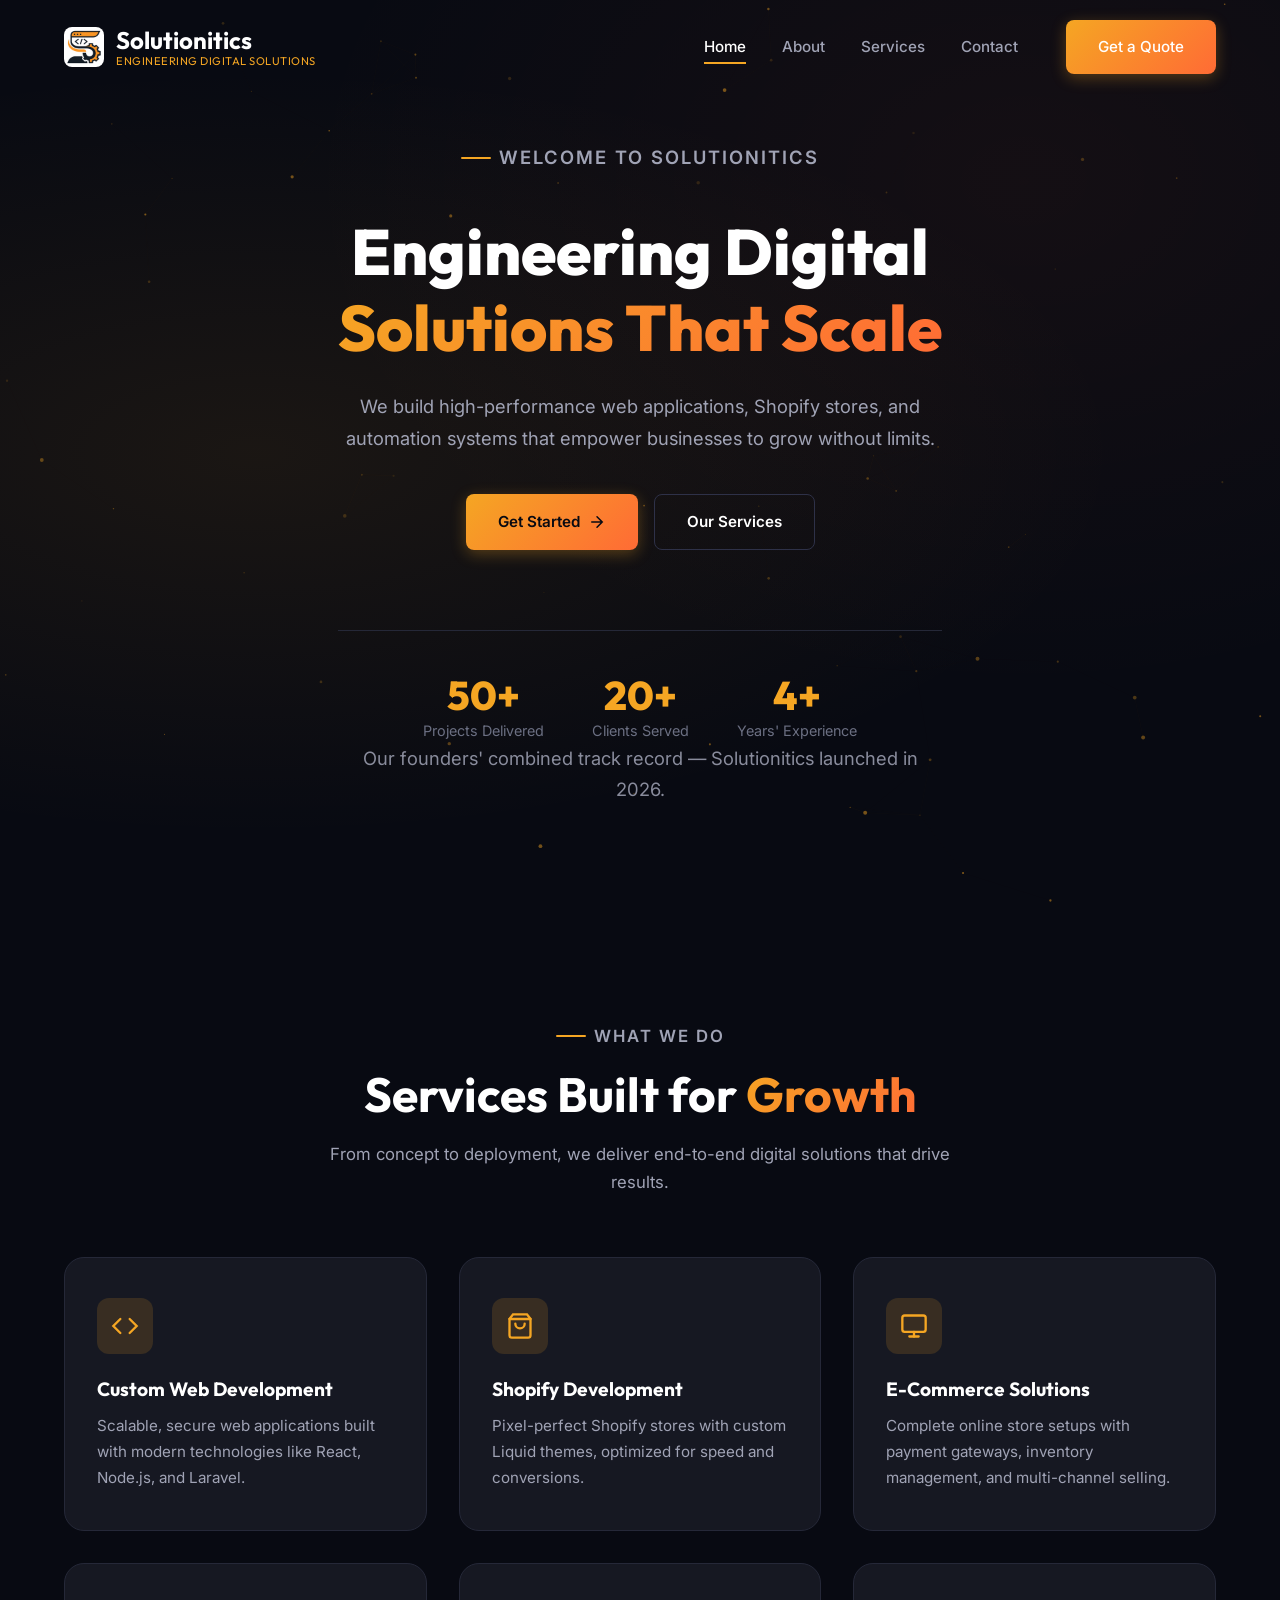
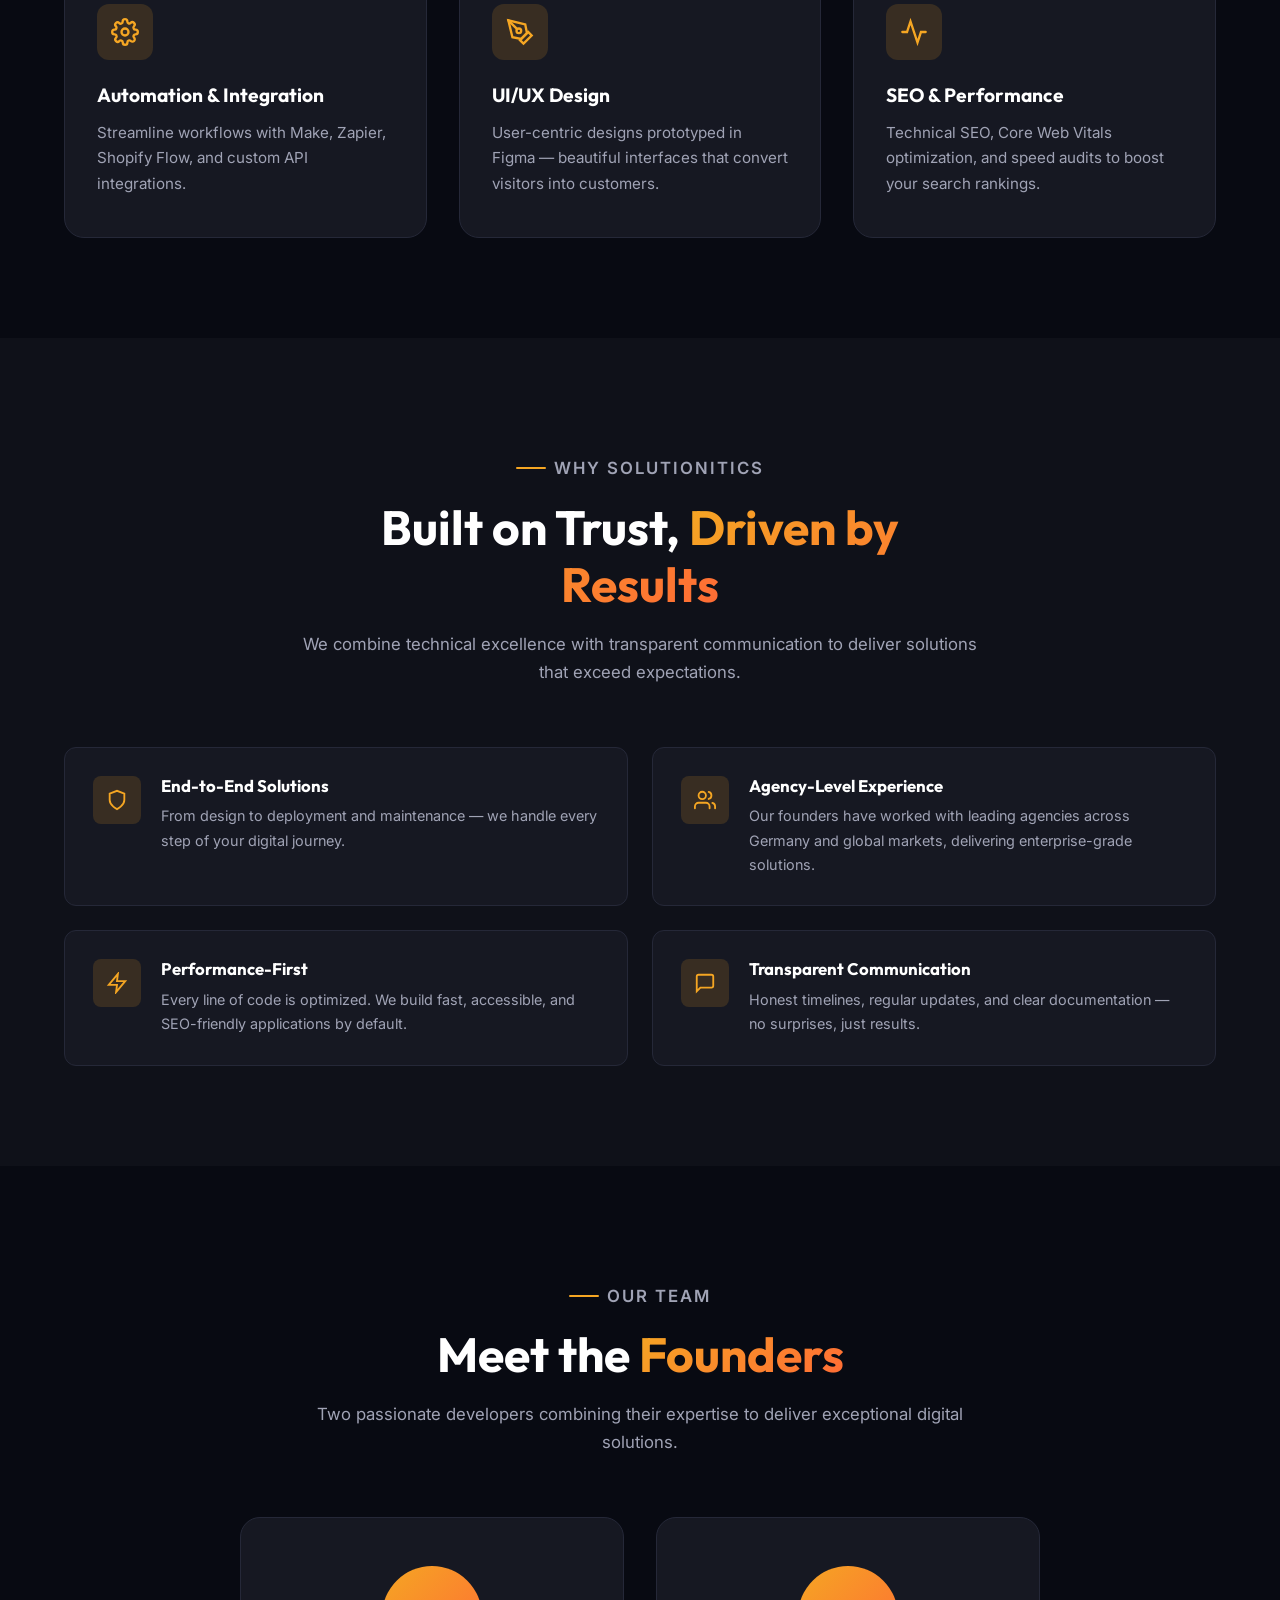
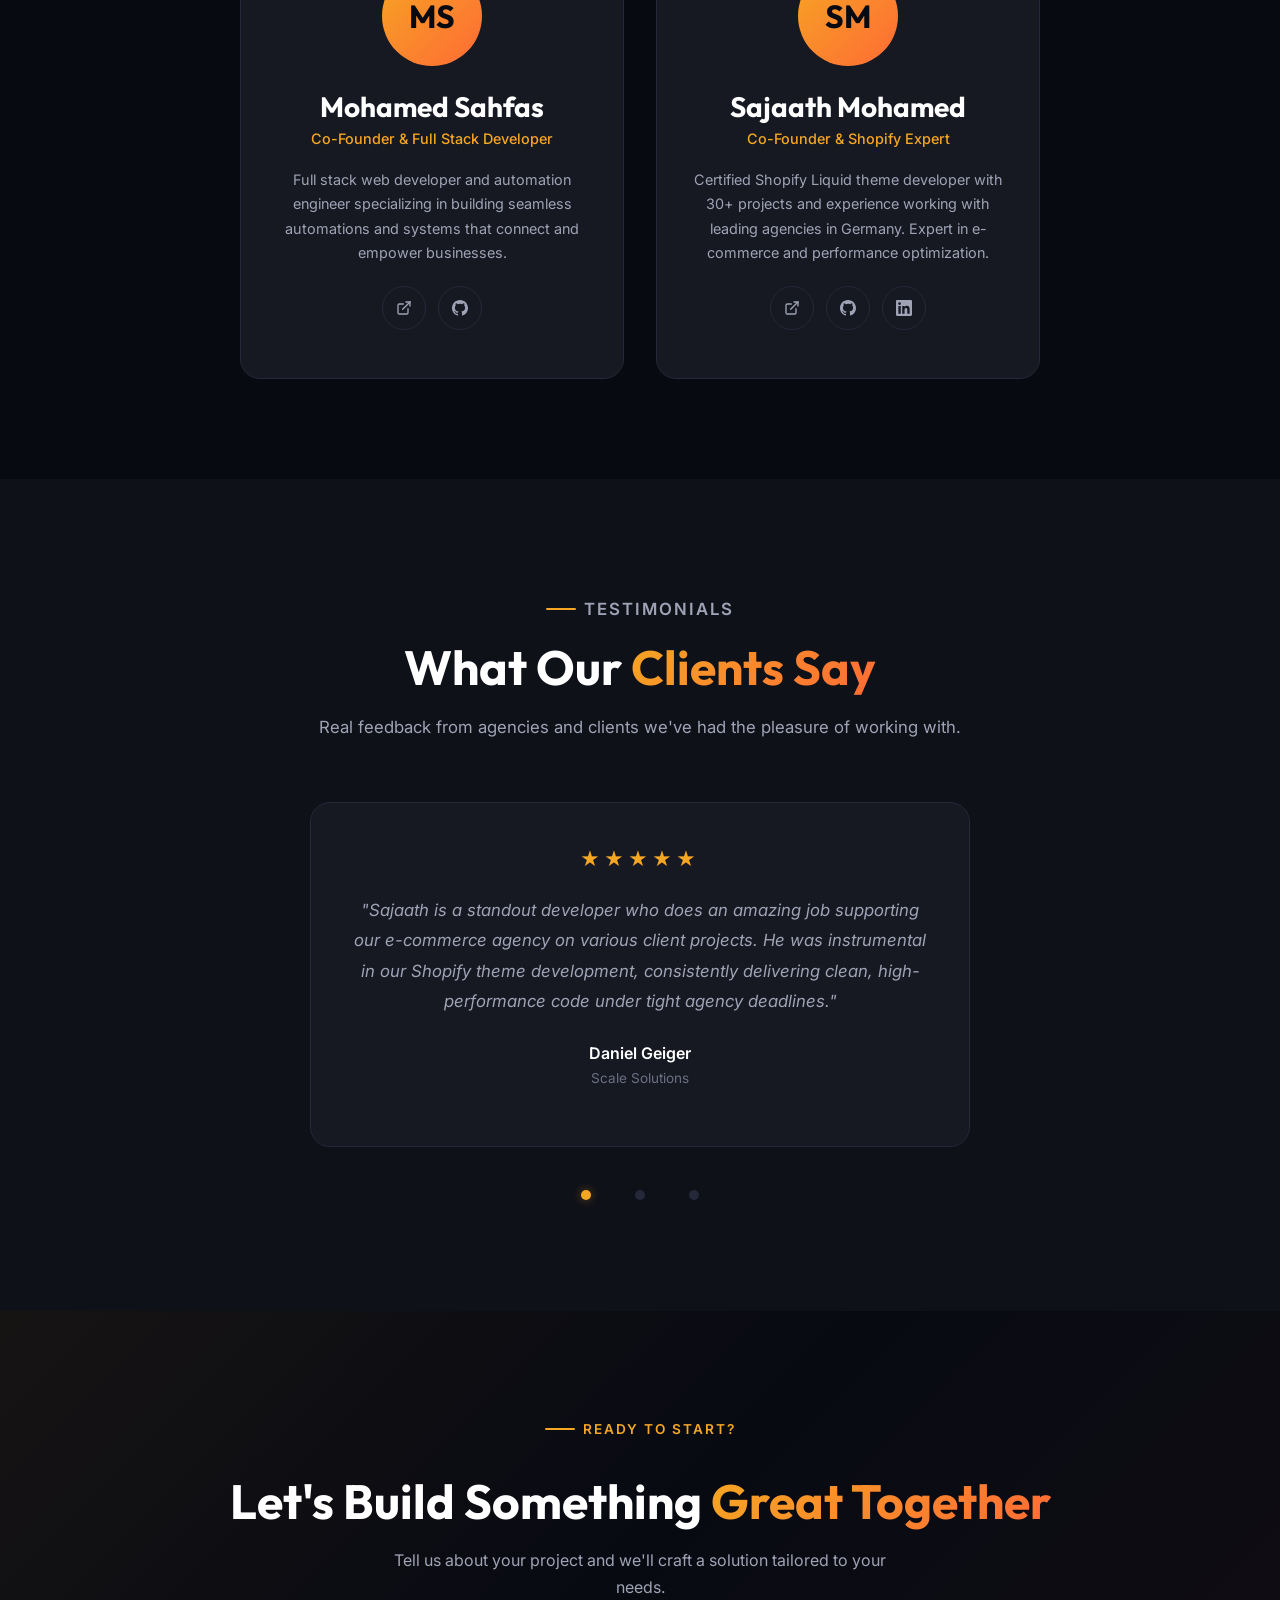
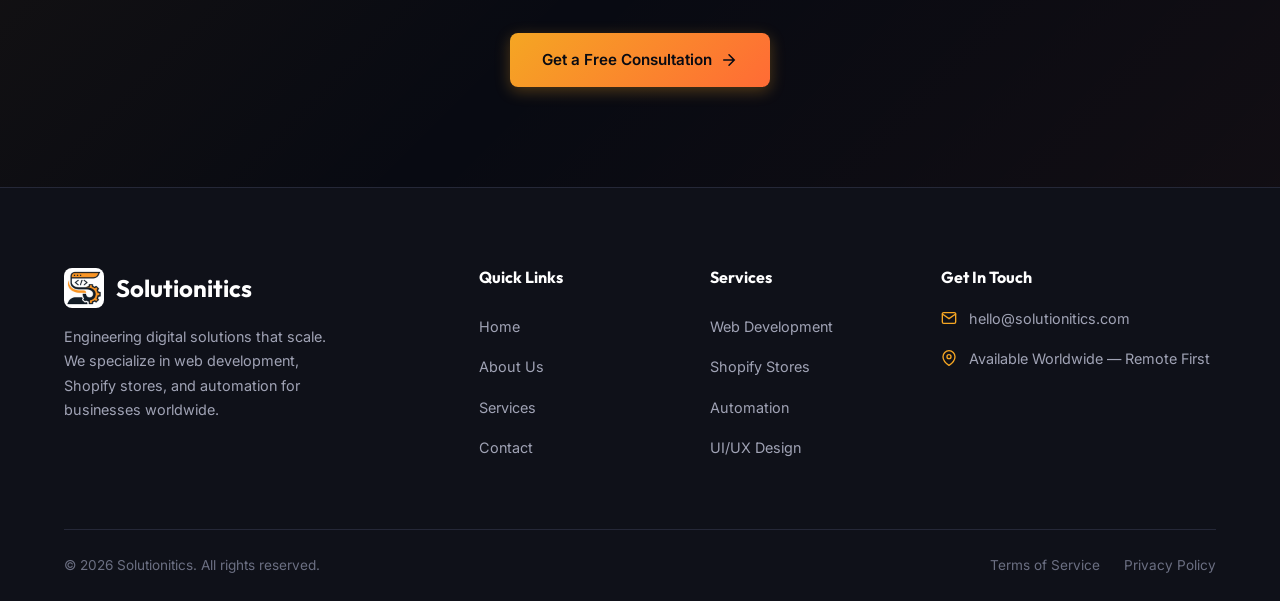
<file: index.html>
<!DOCTYPE html>
<html lang="en">
<head>
  <meta charset="UTF-8">
  <meta name="viewport" content="width=device-width, initial-scale=1.0">
  <link rel="preconnect" href="https://fonts.googleapis.com">
  <link rel="preconnect" href="https://fonts.gstatic.com" crossorigin>
  <link rel="stylesheet" href="https://fonts.googleapis.com/css2?family=Inter:wght@300;400;500;600;700&amp;family=Outfit:wght@400;500;600;700;800&amp;display=swap">
  <title>Solutionitics — IT Solutions, Web Development & Shopify Experts</title>
  <meta name="description" content="Solutionitics delivers premium web development, Shopify store builds, automation, and IT solutions — founded by developers with 50+ combined projects delivered.">
  <meta name="keywords" content="web development, Shopify development, automation, IT solutions, full stack, ecommerce, SEO optimization">
  <meta name="author" content="Solutionitics">
  <meta name="robots" content="index, follow">
  <link rel="canonical" href="https://solutionitics.com/">
  <link rel="stylesheet" href="css/style.css">
  <script type="text/javascript">
    (function(c,l,a,r,i,t,y){
        c[a]=c[a]||function(){(c[a].q=c[a].q||[]).push(arguments)};
        t=l.createElement(r);t.async=1;t.src="https://www.clarity.ms/tag/"+i;
        y=l.getElementsByTagName(r)[0];y.parentNode.insertBefore(t,y);
    })(window, document, "clarity", "script", "whay2vbx6r");
</script>
  
  <!-- Icons & PWA -->
  <link rel="icon" href="favicon.ico" sizes="any">
  <link rel="icon" type="image/png" sizes="32x32" href="assets/images/favicon-32.png">
  <link rel="icon" type="image/png" sizes="16x16" href="assets/images/favicon-16.png">
  <link rel="apple-touch-icon" href="assets/images/apple-touch-icon.png">
  <link rel="manifest" href="site.webmanifest">
  <meta name="theme-color" content="#080A12">
  <meta name="color-scheme" content="dark">
  <!-- Open Graph -->
  <meta property="og:type" content="website">
  <meta property="og:site_name" content="Solutionitics">
  <meta property="og:locale" content="en_US">
  <meta property="og:title" content="Solutionitics — Engineering Digital Solutions That Scale">
  <meta property="og:description" content="Premium web development, Shopify stores, automation & IT solutions by industry experts.">
  <meta property="og:url" content="https://solutionitics.com/">
  <meta property="og:image" content="https://solutionitics.com/assets/images/og-image.jpg">
  <meta property="og:image:width" content="1200">
  <meta property="og:image:height" content="630">
  <meta property="og:image:alt" content="Solutionitics — Engineering Digital Solutions">
  <!-- Twitter Card -->
  <meta name="twitter:card" content="summary_large_image">
  <meta name="twitter:title" content="Solutionitics — Engineering Digital Solutions That Scale">
  <meta name="twitter:description" content="Premium web development, Shopify stores, automation & IT solutions by industry experts.">
  <meta name="twitter:image" content="https://solutionitics.com/assets/images/og-image.jpg">
  <!-- If JS fails, never leave the page blank -->
  <noscript><style>.reveal{opacity:1!important;transform:none!important}</style></noscript>
  <script type="application/ld+json">
  {
    "@context": "https://schema.org",
    "@graph": [
    {
      "@type": "Organization",
      "@id": "https://solutionitics.com/#organization",
      "name": "Solutionitics",
      "url": "https://solutionitics.com",
      "logo": "https://solutionitics.com/assets/images/icon-512.png",
      "image": "https://solutionitics.com/assets/images/og-image.jpg",
      "description": "IT solutions company specializing in web development, Shopify stores, and automation.",
      "foundingDate": "2026",
      "areaServed": "Worldwide",
      "founder": [
        {
          "@type": "Person",
          "name": "Mohamed Sahfas",
          "jobTitle": "Co-Founder & Full Stack Developer",
          "sameAs": ["https://sahfas.github.io/", "https://github.com/sahfas"]
        },
        {
          "@type": "Person",
          "name": "Sajaath Mohamed",
          "jobTitle": "Co-Founder & Shopify Expert",
          "sameAs": [
            "https://sajaath-mohamed.online/",
            "https://github.com/mohamedsajaath",
            "https://www.linkedin.com/in/sajaathmohamed"
          ]
        }
      ],
      "contactPoint": {
        "@type": "ContactPoint",
        "email": "hello@solutionitics.com",
        "contactType": "customer service",
        "availableLanguage": ["English"]
      }
    },
    {
      "@type": "WebSite",
      "@id": "https://solutionitics.com/#website",
      "url": "https://solutionitics.com",
      "name": "Solutionitics",
      "publisher": { "@id": "https://solutionitics.com/#organization" },
      "inLanguage": "en"
    }
    ]
  }
  </script>
</head>
<body>

  <a href="#main" class="skip-link">Skip to main content</a>


  <!-- ===== NAVIGATION ===== -->
  <nav class="navbar" id="navbar">
    <div class="nav-backdrop" id="nav-backdrop" aria-hidden="true"></div>
    <div class="container nav-inner">
      <a href="index.html" class="nav-logo" aria-label="Solutionitics — home">
        <img src="assets/images/logo.png" alt="" width="40" height="40" class="logo-img">
        <span class="logo-text-wrap">
          <span class="logo-text">Solutionitics</span>
          <span class="logo-tagline">Engineering Digital Solutions</span>
        </span>
      </a>

      <button type="button" class="hamburger" id="hamburger"
              aria-label="Open menu" aria-expanded="false" aria-controls="nav-links">
        <span></span><span></span><span></span>
      </button>

      <div class="nav-links" id="nav-links">
        <a href="index.html" class="active" aria-current="page">Home</a>
        <a href="about.html">About</a>
        <a href="services.html">Services</a>
        <a href="contact.html">Contact</a>
        <a href="contact.html" class="btn btn-primary nav-cta">Get a Quote</a>
        <div class="nav-menu-footer">
          <span>Get in touch</span>
          <a href="mailto:hello@solutionitics.com"><svg width="16" height="16" viewBox="0 0 24 24" fill="none" stroke="currentColor" stroke-width="2" stroke-linecap="round" aria-hidden="true"><path d="M4 4h16c1.1 0 2 .9 2 2v12c0 1.1-.9 2-2 2H4c-1.1 0-2-.9-2-2V6c0-1.1.9-2 2-2z"/><polyline points="22,6 12,13 2,6"/></svg> hello@solutionitics.com</a>
        </div>
      </div>
    </div>
  </nav>

  <main id="main">

  <!-- ===== HERO ===== -->
  <section class="hero" id="hero">
    <div class="hero-bg"></div>
    <canvas id="particles-canvas"></canvas>
    <div class="hero-content">
      <p class="section-label">Welcome to Solutionitics</p>
      <h1>Engineering Digital<br><span class="gradient-text">Solutions That Scale</span></h1>
      <p>We build high-performance web applications, Shopify stores, and automation systems that empower businesses to grow without limits.</p>
      <div class="hero-btns">
        <a href="contact.html" class="btn btn-primary">
          Get Started
          <svg width="18" height="18" viewBox="0 0 24 24" fill="none" stroke="currentColor" stroke-width="2" stroke-linecap="round"><path d="M5 12h14M12 5l7 7-7 7"/></svg>
        </a>
        <a href="services.html" class="btn btn-secondary">Our Services</a>
      </div>
      <div class="hero-stats">
        <div class="hero-stat">
          <h3><span data-count="50" data-suffix="+">0</span></h3>
          <p>Projects Delivered</p>
        </div>
        <div class="hero-stat">
          <h3><span data-count="20" data-suffix="+">0</span></h3>
          <p>Clients Served</p>
        </div>
        <div class="hero-stat">
          <h3><span data-count="4" data-suffix="+">0</span></h3>
          <p>Years' Experience</p>
        </div>
      </div>
      <p class="hero-stats-note">Our founders' combined track record — Solutionitics launched in 2026.</p>
    </div>
  </section>

  <!-- ===== SERVICES OVERVIEW ===== -->
  <section class="section" id="services-overview">
    <div class="container">
      <div class="section-header reveal">
        <p class="section-label">What We Do</p>
        <h2>Services Built for <span class="gradient-text">Growth</span></h2>
        <p>From concept to deployment, we deliver end-to-end digital solutions that drive results.</p>
      </div>
      <div class="grid-3">
        <div class="service-card reveal reveal-delay-1">
          <div class="service-icon">
            <svg width="28" height="28" viewBox="0 0 24 24" fill="none" stroke="currentColor" stroke-width="2" stroke-linecap="round"><polyline points="16 18 22 12 16 6"/><polyline points="8 6 2 12 8 18"/></svg>
          </div>
          <h3>Custom Web Development</h3>
          <p>Scalable, secure web applications built with modern technologies like React, Node.js, and Laravel.</p>
        </div>
        <div class="service-card reveal reveal-delay-2">
          <div class="service-icon">
            <svg width="28" height="28" viewBox="0 0 24 24" fill="none" stroke="currentColor" stroke-width="2" stroke-linecap="round"><path d="M6 2L3 6v14a2 2 0 002 2h14a2 2 0 002-2V6l-3-4z"/><line x1="3" y1="6" x2="21" y2="6"/><path d="M16 10a4 4 0 01-8 0"/></svg>
          </div>
          <h3>Shopify Development</h3>
          <p>Pixel-perfect Shopify stores with custom Liquid themes, optimized for speed and conversions.</p>
        </div>
        <div class="service-card reveal reveal-delay-3">
          <div class="service-icon">
            <svg width="28" height="28" viewBox="0 0 24 24" fill="none" stroke="currentColor" stroke-width="2" stroke-linecap="round"><rect x="2" y="3" width="20" height="14" rx="2"/><line x1="8" y1="21" x2="16" y2="21"/><line x1="12" y1="17" x2="12" y2="21"/></svg>
          </div>
          <h3>E-Commerce Solutions</h3>
          <p>Complete online store setups with payment gateways, inventory management, and multi-channel selling.</p>
        </div>
        <div class="service-card reveal reveal-delay-1">
          <div class="service-icon">
            <svg width="28" height="28" viewBox="0 0 24 24" fill="none" stroke="currentColor" stroke-width="2" stroke-linecap="round"><circle cx="12" cy="12" r="3"/><path d="M19.4 15a1.65 1.65 0 00.33 1.82l.06.06a2 2 0 010 2.83 2 2 0 01-2.83 0l-.06-.06a1.65 1.65 0 00-1.82-.33 1.65 1.65 0 00-1 1.51V21a2 2 0 01-4 0v-.09A1.65 1.65 0 009 19.4a1.65 1.65 0 00-1.82.33l-.06.06a2 2 0 01-2.83-2.83l.06-.06A1.65 1.65 0 004.68 15a1.65 1.65 0 00-1.51-1H3a2 2 0 010-4h.09A1.65 1.65 0 004.6 9a1.65 1.65 0 00-.33-1.82l-.06-.06a2 2 0 012.83-2.83l.06.06A1.65 1.65 0 009 4.68a1.65 1.65 0 001-1.51V3a2 2 0 014 0v.09a1.65 1.65 0 001 1.51 1.65 1.65 0 001.82-.33l.06-.06a2 2 0 012.83 2.83l-.06.06A1.65 1.65 0 0019.4 9a1.65 1.65 0 001.51 1H21a2 2 0 010 4h-.09a1.65 1.65 0 00-1.51 1z"/></svg>
          </div>
          <h3>Automation & Integration</h3>
          <p>Streamline workflows with Make, Zapier, Shopify Flow, and custom API integrations.</p>
        </div>
        <div class="service-card reveal reveal-delay-2">
          <div class="service-icon">
            <svg width="28" height="28" viewBox="0 0 24 24" fill="none" stroke="currentColor" stroke-width="2" stroke-linecap="round"><path d="M12 19l7-7 3 3-7 7-3-3z"/><path d="M18 13l-1.5-7.5L2 2l3.5 14.5L13 18l5-5z"/><path d="M2 2l7.586 7.586"/><circle cx="11" cy="11" r="2"/></svg>
          </div>
          <h3>UI/UX Design</h3>
          <p>User-centric designs prototyped in Figma — beautiful interfaces that convert visitors into customers.</p>
        </div>
        <div class="service-card reveal reveal-delay-3">
          <div class="service-icon">
            <svg width="28" height="28" viewBox="0 0 24 24" fill="none" stroke="currentColor" stroke-width="2" stroke-linecap="round"><polyline points="22 12 18 12 15 21 9 3 6 12 2 12"/></svg>
          </div>
          <h3>SEO & Performance</h3>
          <p>Technical SEO, Core Web Vitals optimization, and speed audits to boost your search rankings.</p>
        </div>
      </div>
    </div>
  </section>

  <!-- ===== WHY CHOOSE US ===== -->
  <section class="section" style="background: var(--bg-secondary);" id="why-us">
    <div class="container">
      <div class="section-header reveal">
        <p class="section-label">Why Solutionitics</p>
        <h2>Built on Trust, <span class="gradient-text">Driven by Results</span></h2>
        <p>We combine technical excellence with transparent communication to deliver solutions that exceed expectations.</p>
      </div>
      <div class="features-grid">
        <div class="feature-item reveal reveal-delay-1">
          <div class="feature-icon">
            <svg width="22" height="22" viewBox="0 0 24 24" fill="none" stroke="currentColor" stroke-width="2" stroke-linecap="round"><path d="M12 22s8-4 8-10V5l-8-3-8 3v7c0 6 8 10 8 10z"/></svg>
          </div>
          <div>
            <h4>End-to-End Solutions</h4>
            <p>From design to deployment and maintenance — we handle every step of your digital journey.</p>
          </div>
        </div>
        <div class="feature-item reveal reveal-delay-2">
          <div class="feature-icon">
            <svg width="22" height="22" viewBox="0 0 24 24" fill="none" stroke="currentColor" stroke-width="2" stroke-linecap="round"><path d="M17 21v-2a4 4 0 00-4-4H5a4 4 0 00-4 4v2"/><circle cx="9" cy="7" r="4"/><path d="M23 21v-2a4 4 0 00-3-3.87"/><path d="M16 3.13a4 4 0 010 7.75"/></svg>
          </div>
          <div>
            <h4>Agency-Level Experience</h4>
            <p>Our founders have worked with leading agencies across Germany and global markets, delivering enterprise-grade solutions.</p>
          </div>
        </div>
        <div class="feature-item reveal reveal-delay-3">
          <div class="feature-icon">
            <svg width="22" height="22" viewBox="0 0 24 24" fill="none" stroke="currentColor" stroke-width="2" stroke-linecap="round"><polygon points="13 2 3 14 12 14 11 22 21 10 12 10 13 2"/></svg>
          </div>
          <div>
            <h4>Performance-First</h4>
            <p>Every line of code is optimized. We build fast, accessible, and SEO-friendly applications by default.</p>
          </div>
        </div>
        <div class="feature-item reveal reveal-delay-4">
          <div class="feature-icon">
            <svg width="22" height="22" viewBox="0 0 24 24" fill="none" stroke="currentColor" stroke-width="2" stroke-linecap="round"><path d="M21 15a2 2 0 01-2 2H7l-4 4V5a2 2 0 012-2h14a2 2 0 012 2z"/></svg>
          </div>
          <div>
            <h4>Transparent Communication</h4>
            <p>Honest timelines, regular updates, and clear documentation — no surprises, just results.</p>
          </div>
        </div>
      </div>
    </div>
  </section>

  <!-- ===== TEAM ===== -->
  <section class="section" id="team">
    <div class="container">
      <div class="section-header reveal">
        <p class="section-label">Our Team</p>
        <h2>Meet the <span class="gradient-text">Founders</span></h2>
        <p>Two passionate developers combining their expertise to deliver exceptional digital solutions.</p>
      </div>
      <div class="team-grid">
        <div class="team-card reveal reveal-delay-1">
          <div class="team-avatar">MS</div>
          <h3>Mohamed Sahfas</h3>
          <p class="role">Co-Founder & Full Stack Developer</p>
          <p>Full stack web developer and automation engineer specializing in building seamless automations and systems that connect and empower businesses.</p>
          <div class="team-links">
            <a href="https://sahfas.github.io/" target="_blank" rel="noopener" aria-label="Portfolio">
              <svg width="16" height="16" viewBox="0 0 24 24" fill="none" stroke="currentColor" stroke-width="2" stroke-linecap="round"><path d="M18 13v6a2 2 0 01-2 2H5a2 2 0 01-2-2V8a2 2 0 012-2h6"/><polyline points="15 3 21 3 21 9"/><line x1="10" y1="14" x2="21" y2="3"/></svg>
            </a>
            <a href="https://github.com/sahfas" target="_blank" rel="noopener" aria-label="GitHub">
              <svg width="16" height="16" viewBox="0 0 24 24" fill="currentColor"><path d="M12 0c-6.626 0-12 5.373-12 12 0 5.302 3.438 9.8 8.207 11.387.599.111.793-.261.793-.577v-2.234c-3.338.726-4.033-1.416-4.033-1.416-.546-1.387-1.333-1.756-1.333-1.756-1.089-.745.083-.729.083-.729 1.205.084 1.839 1.237 1.839 1.237 1.07 1.834 2.807 1.304 3.492.997.107-.775.418-1.305.762-1.604-2.665-.305-5.467-1.334-5.467-5.931 0-1.311.469-2.381 1.236-3.221-.124-.303-.535-1.524.117-3.176 0 0 1.008-.322 3.301 1.23A11.509 11.509 0 0112 5.803c1.02.005 2.047.138 3.006.404 2.291-1.552 3.297-1.23 3.297-1.23.653 1.653.242 2.874.118 3.176.77.84 1.235 1.911 1.235 3.221 0 4.609-2.807 5.624-5.479 5.921.43.372.823 1.102.823 2.222v3.293c0 .319.192.694.801.576C20.566 21.797 24 17.3 24 12c0-6.627-5.373-12-12-12z"/></svg>
            </a>
          </div>
        </div>
        <div class="team-card reveal reveal-delay-2">
          <div class="team-avatar">SM</div>
          <h3>Sajaath Mohamed</h3>
          <p class="role">Co-Founder & Shopify Expert</p>
          <p>Certified Shopify Liquid theme developer with 30+ projects and experience working with leading agencies in Germany. Expert in e-commerce and performance optimization.</p>
          <div class="team-links">
            <a href="https://sajaath-mohamed.online/" target="_blank" rel="noopener" aria-label="Portfolio">
              <svg width="16" height="16" viewBox="0 0 24 24" fill="none" stroke="currentColor" stroke-width="2" stroke-linecap="round"><path d="M18 13v6a2 2 0 01-2 2H5a2 2 0 01-2-2V8a2 2 0 012-2h6"/><polyline points="15 3 21 3 21 9"/><line x1="10" y1="14" x2="21" y2="3"/></svg>
            </a>
            <a href="https://github.com/mohamedsajaath" target="_blank" rel="noopener" aria-label="GitHub">
              <svg width="16" height="16" viewBox="0 0 24 24" fill="currentColor"><path d="M12 0c-6.626 0-12 5.373-12 12 0 5.302 3.438 9.8 8.207 11.387.599.111.793-.261.793-.577v-2.234c-3.338.726-4.033-1.416-4.033-1.416-.546-1.387-1.333-1.756-1.333-1.756-1.089-.745.083-.729.083-.729 1.205.084 1.839 1.237 1.839 1.237 1.07 1.834 2.807 1.304 3.492.997.107-.775.418-1.305.762-1.604-2.665-.305-5.467-1.334-5.467-5.931 0-1.311.469-2.381 1.236-3.221-.124-.303-.535-1.524.117-3.176 0 0 1.008-.322 3.301 1.23A11.509 11.509 0 0112 5.803c1.02.005 2.047.138 3.006.404 2.291-1.552 3.297-1.23 3.297-1.23.653 1.653.242 2.874.118 3.176.77.84 1.235 1.911 1.235 3.221 0 4.609-2.807 5.624-5.479 5.921.43.372.823 1.102.823 2.222v3.293c0 .319.192.694.801.576C20.566 21.797 24 17.3 24 12c0-6.627-5.373-12-12-12z"/></svg>
            </a>
            <a href="https://www.linkedin.com/in/sajaathmohamed" target="_blank" rel="noopener" aria-label="LinkedIn">
              <svg width="16" height="16" viewBox="0 0 24 24" fill="currentColor"><path d="M20.447 20.452h-3.554v-5.569c0-1.328-.027-3.037-1.852-3.037-1.853 0-2.136 1.445-2.136 2.939v5.667H9.351V9h3.414v1.561h.046c.477-.9 1.637-1.85 3.37-1.85 3.601 0 4.267 2.37 4.267 5.455v6.286zM5.337 7.433a2.062 2.062 0 01-2.063-2.065 2.064 2.064 0 112.063 2.065zm1.782 13.019H3.555V9h3.564v11.452zM22.225 0H1.771C.792 0 0 .774 0 1.729v20.542C0 23.227.792 24 1.771 24h20.451C23.2 24 24 23.227 24 22.271V1.729C24 .774 23.2 0 22.222 0h.003z"/></svg>
            </a>
          </div>
        </div>
      </div>
    </div>
  </section>

  <!-- ===== TESTIMONIALS ===== -->
  <section class="section" style="background: var(--bg-secondary);" id="testimonials">
    <div class="container">
      <div class="section-header reveal">
        <p class="section-label">Testimonials</p>
        <h2>What Our <span class="gradient-text">Clients Say</span></h2>
        <p>Real feedback from agencies and clients we've had the pleasure of working with.</p>
      </div>
      <div class="testimonials-wrapper reveal">
        <div class="testimonial-track">
          <div class="testimonial-slide">
            <div class="testimonial-card">
              <div class="stars">★★★★★</div>
              <blockquote>"Sajaath is a standout developer who does an amazing job supporting our e-commerce agency on various client projects. He was instrumental in our Shopify theme development, consistently delivering clean, high-performance code under tight agency deadlines."</blockquote>
              <p class="author">Daniel Geiger</p>
              <p class="company">Scale Solutions</p>
            </div>
          </div>
          <div class="testimonial-slide">
            <div class="testimonial-card">
              <div class="stars">★★★★★</div>
              <blockquote>"Very happy with the work of Mohamed. We were working together on a CRO project for a D2C brand. He is a great developer and made every request possible. The communication was seamless and most importantly he is honest about the time it took him to get the work done."</blockquote>
              <p class="author">Jan Moritz</p>
              <p class="company">OOAKLINE</p>
            </div>
          </div>
          <div class="testimonial-slide">
            <div class="testimonial-card">
              <div class="stars">★★★★★</div>
              <blockquote>"I have been working with Sajaath on several Shopify Frontend Development Projects, and I really enjoyed the collaboration. Sajaath is very responsible, pays attention to detail and a versatile skilled Shopify Frontend Developer."</blockquote>
              <p class="author">Oliver Schönbett</p>
              <p class="company">Eshop Guide</p>
            </div>
          </div>
        </div>
        <div class="testimonial-dots" aria-label="Choose a testimonial">
          <button type="button" class="dot active" data-index="0" aria-current="true" aria-label="Show testimonial 1 of 3"></button>
          <button type="button" class="dot" data-index="1" aria-current="false" aria-label="Show testimonial 2 of 3"></button>
          <button type="button" class="dot" data-index="2" aria-current="false" aria-label="Show testimonial 3 of 3"></button>
        </div>
      </div>
    </div>
  </section>

  <!-- ===== CTA ===== -->
  <section class="cta-section" id="cta">
    <div class="container reveal">
      <p class="section-label">Ready to Start?</p>
      <h2>Let's Build Something <span class="gradient-text">Great Together</span></h2>
      <p>Tell us about your project and we'll craft a solution tailored to your needs.</p>
      <a href="contact.html" class="btn btn-primary">
        Get a Free Consultation
        <svg width="18" height="18" viewBox="0 0 24 24" fill="none" stroke="currentColor" stroke-width="2" stroke-linecap="round"><path d="M5 12h14M12 5l7 7-7 7"/></svg>
      </a>
    </div>
  </section>

  </main>

  <!-- ===== FOOTER ===== -->
  <footer class="footer">
    <div class="container">
      <div class="footer-grid">
        <div class="footer-brand">
          <a href="index.html" class="nav-logo" aria-label="Solutionitics — home">
            <img src="assets/images/logo.png" alt="" width="40" height="40" class="logo-img">
            <span class="logo-text">Solutionitics</span>
          </a>
          <p>Engineering digital solutions that scale. We specialize in web development, Shopify stores, and automation for businesses worldwide.</p>
        </div>
        <div>
          <h4>Quick Links</h4>
          <div class="footer-links">
            <a href="index.html">Home</a>
            <a href="about.html">About Us</a>
            <a href="services.html">Services</a>
            <a href="contact.html">Contact</a>
          </div>
        </div>
        <div>
          <h4>Services</h4>
          <div class="footer-links">
            <a href="services.html">Web Development</a>
            <a href="services.html">Shopify Stores</a>
            <a href="services.html">Automation</a>
            <a href="services.html">UI/UX Design</a>
          </div>
        </div>
        <div>
          <h4>Get In Touch</h4>
          <div class="footer-contact-item">
            <svg width="16" height="16" viewBox="0 0 24 24" fill="none" stroke="currentColor" stroke-width="2" stroke-linecap="round" aria-hidden="true"><path d="M4 4h16c1.1 0 2 .9 2 2v12c0 1.1-.9 2-2 2H4c-1.1 0-2-.9-2-2V6c0-1.1.9-2 2-2z"/><polyline points="22,6 12,13 2,6"/></svg>
            <a href="mailto:hello@solutionitics.com">hello@solutionitics.com</a>
          </div>
          <div class="footer-contact-item">
            <svg width="16" height="16" viewBox="0 0 24 24" fill="none" stroke="currentColor" stroke-width="2" stroke-linecap="round" aria-hidden="true"><path d="M21 10c0 7-9 13-9 13s-9-6-9-13a9 9 0 0118 0z"/><circle cx="12" cy="10" r="3"/></svg>
            <span>Available Worldwide — Remote First</span>
          </div>
        </div>
      </div>
      <div class="footer-bottom">
        <span>&copy; <span data-current-year>2026</span> Solutionitics. All rights reserved.</span>
        <div class="footer-legal">
          <a href="terms.html">Terms of Service</a>
          <a href="privacy.html">Privacy Policy</a>
        </div>
      </div>
    </div>
  </footer>

  <script src="js/main.js"></script>
</body>
</html>
</file>
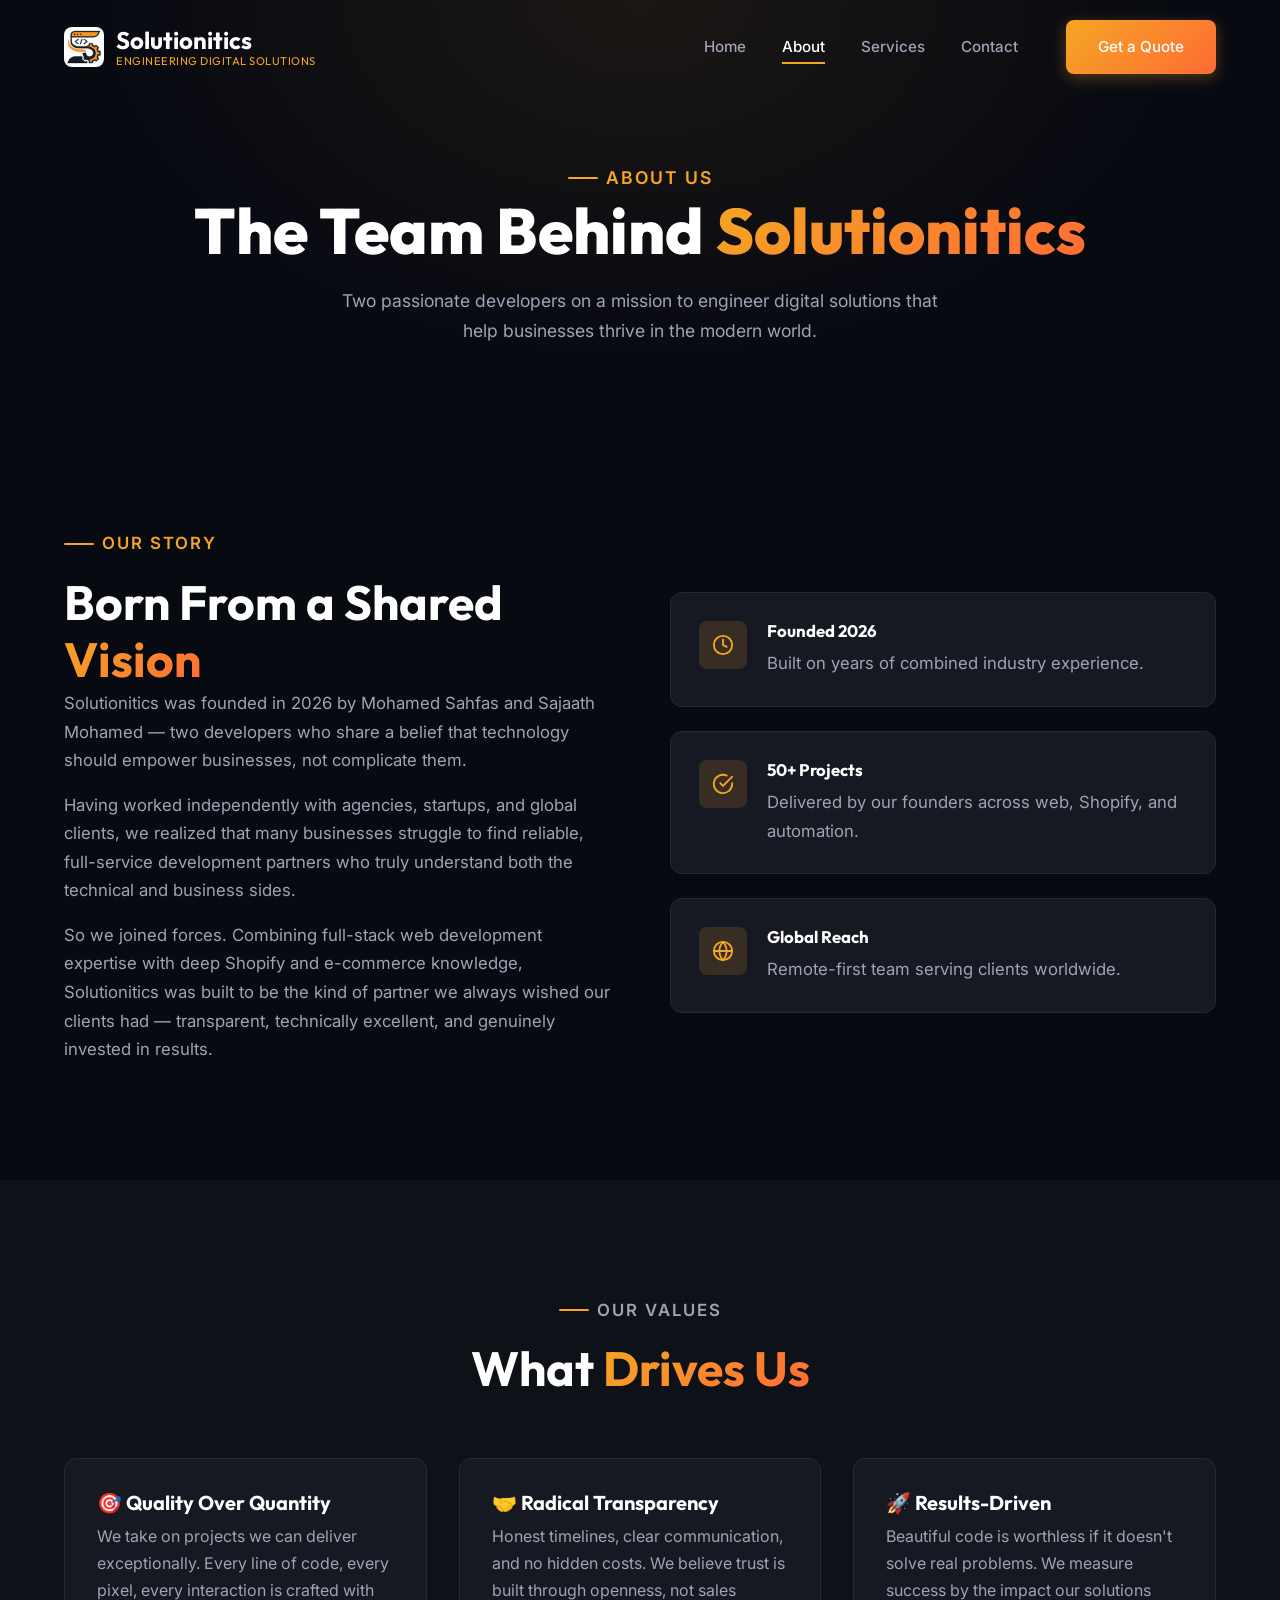
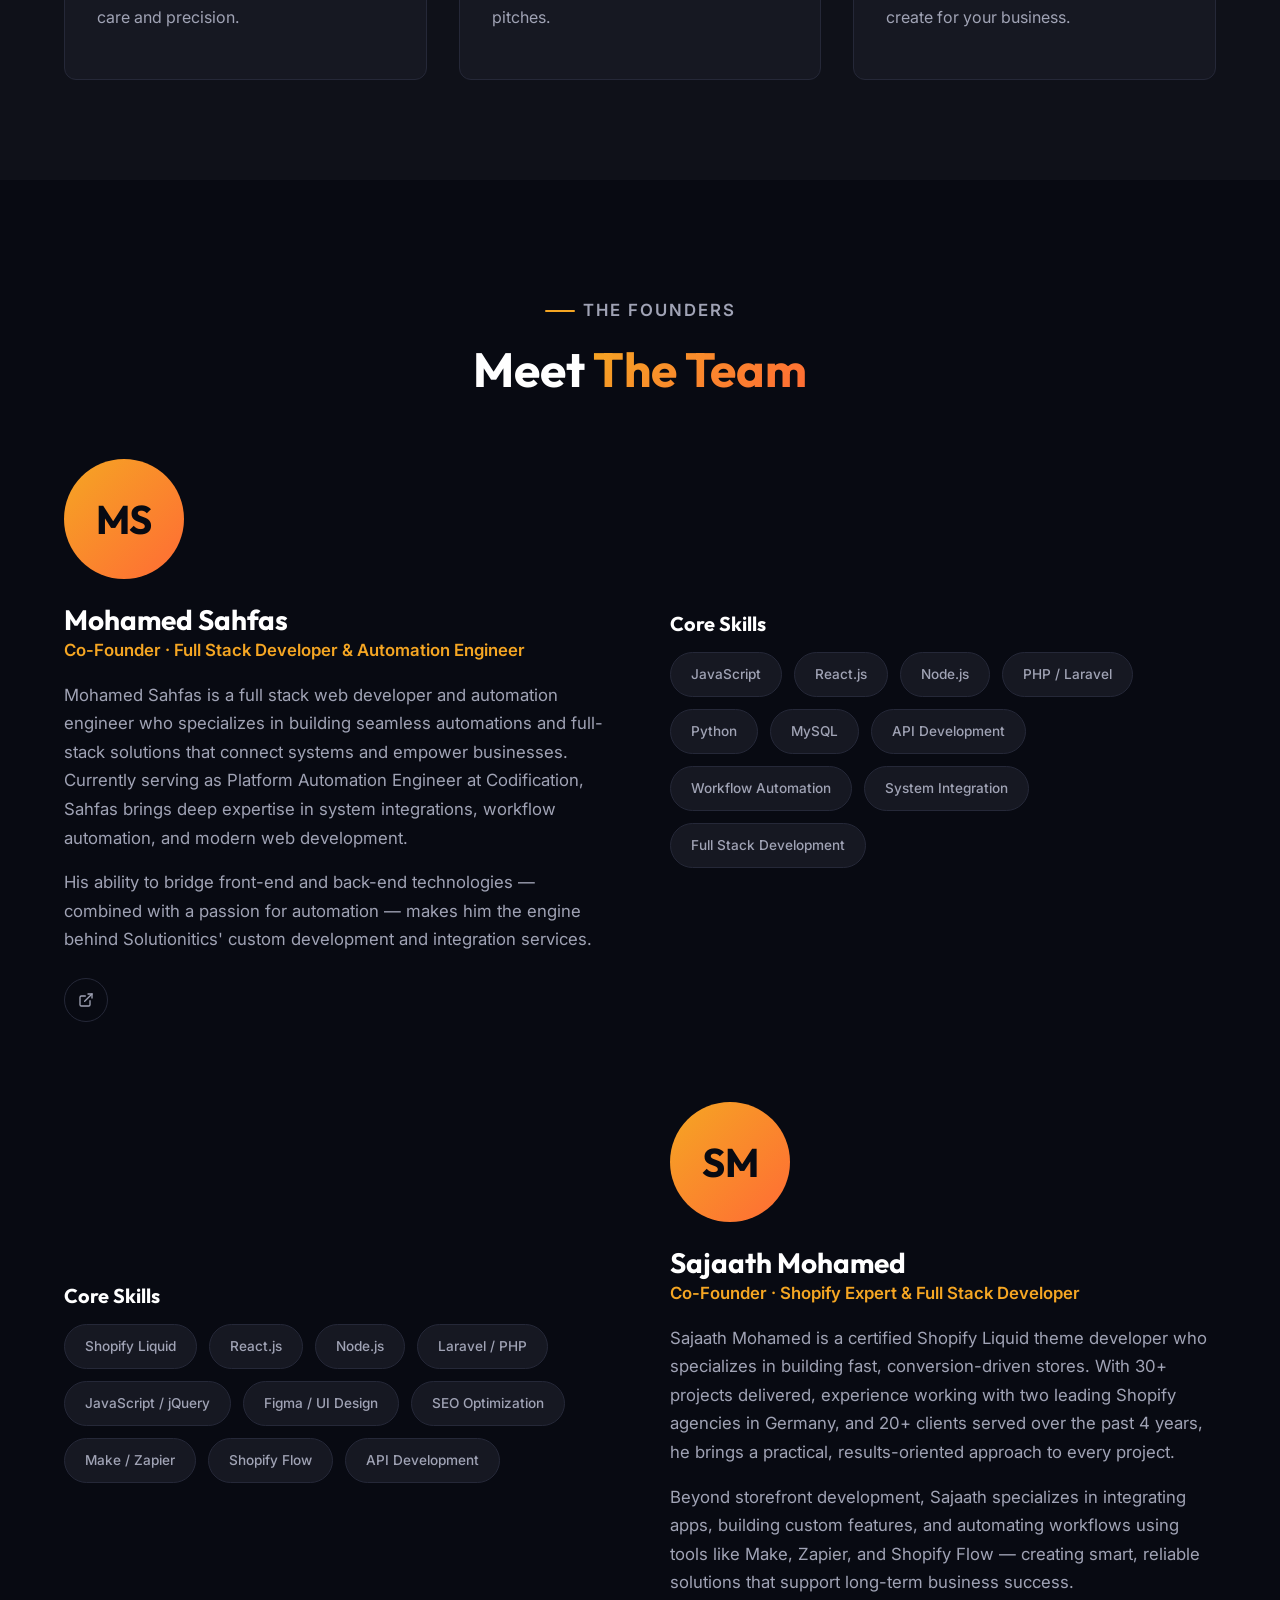
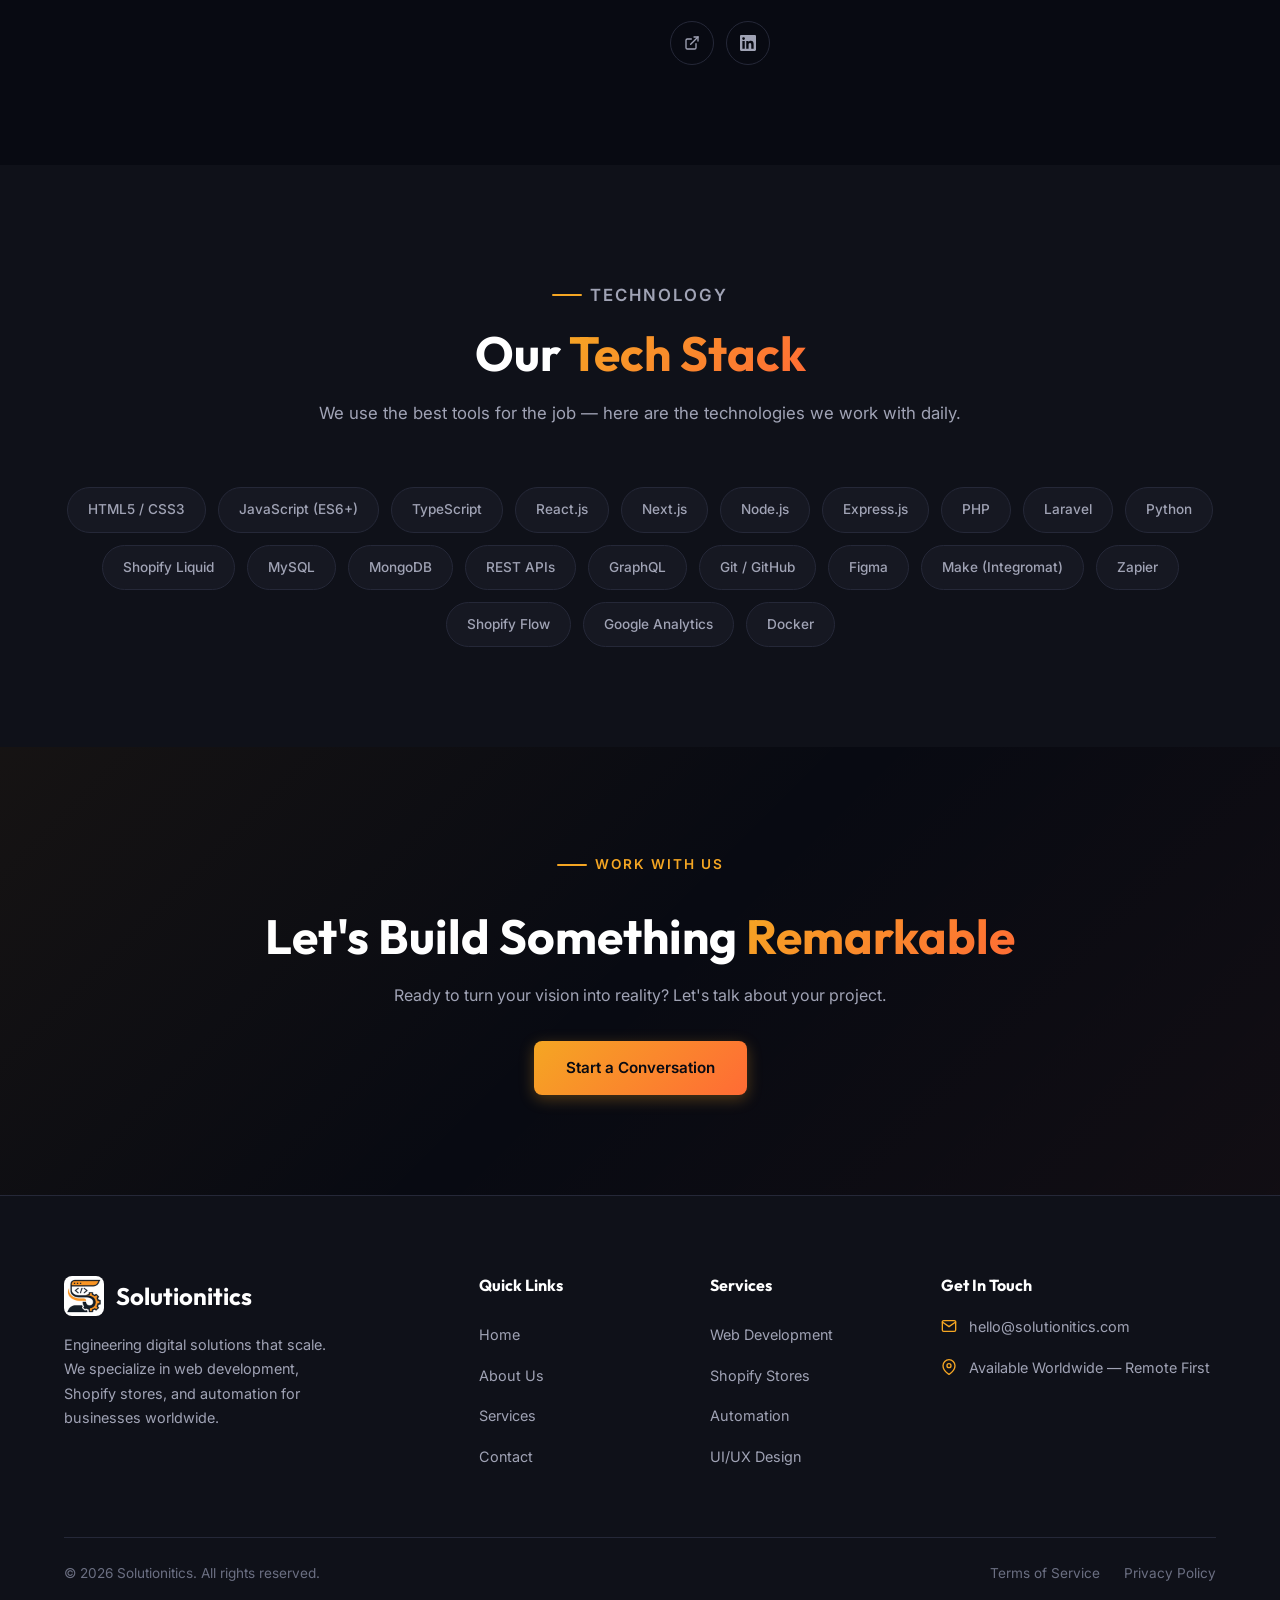
<file: about.html>
<!DOCTYPE html>
<html lang="en">
<head>
  <meta charset="UTF-8">
  <meta name="viewport" content="width=device-width, initial-scale=1.0">
  <link rel="preconnect" href="https://fonts.googleapis.com">
  <link rel="preconnect" href="https://fonts.gstatic.com" crossorigin>
  <link rel="stylesheet" href="https://fonts.googleapis.com/css2?family=Inter:wght@300;400;500;600;700&amp;family=Outfit:wght@400;500;600;700;800&amp;display=swap">
  <title>About Us — Solutionitics | Our Story, Mission & Team</title>
  <meta name="description" content="Learn about Solutionitics — an IT solutions company founded by Mohamed Sahfas and Sajaath Mohamed, delivering expert web development, Shopify stores, and automation.">
  <meta name="robots" content="index, follow">
  <link rel="canonical" href="https://solutionitics.com/about.html">
  <link rel="stylesheet" href="css/style.css">
  <script type="text/javascript">
    (function(c,l,a,r,i,t,y){
        c[a]=c[a]||function(){(c[a].q=c[a].q||[]).push(arguments)};
        t=l.createElement(r);t.async=1;t.src="https://www.clarity.ms/tag/"+i;
        y=l.getElementsByTagName(r)[0];y.parentNode.insertBefore(t,y);
    })(window, document, "clarity", "script", "whay2vbx6r");
</script>
  <!-- Icons & PWA -->
  <link rel="icon" href="favicon.ico" sizes="any">
  <link rel="icon" type="image/png" sizes="32x32" href="assets/images/favicon-32.png">
  <link rel="icon" type="image/png" sizes="16x16" href="assets/images/favicon-16.png">
  <link rel="apple-touch-icon" href="assets/images/apple-touch-icon.png">
  <link rel="manifest" href="site.webmanifest">
  <meta name="theme-color" content="#080A12">
  <meta name="color-scheme" content="dark">
  <!-- Open Graph -->
  <meta property="og:type" content="website">
  <meta property="og:site_name" content="Solutionitics">
  <meta property="og:locale" content="en_US">
  <meta property="og:title" content="About Solutionitics — Our Story & Team">
  <meta property="og:description" content="Meet the founders and learn about our mission to deliver premium IT solutions worldwide.">
  <meta property="og:url" content="https://solutionitics.com/about.html">
  <meta property="og:image" content="https://solutionitics.com/assets/images/og-image.jpg">
  <meta property="og:image:width" content="1200">
  <meta property="og:image:height" content="630">
  <meta property="og:image:alt" content="Solutionitics — Engineering Digital Solutions">
  <!-- Twitter Card -->
  <meta name="twitter:card" content="summary_large_image">
  <meta name="twitter:title" content="About Solutionitics — Our Story & Team">
  <meta name="twitter:description" content="Meet the founders and learn about our mission to deliver premium IT solutions worldwide.">
  <meta name="twitter:image" content="https://solutionitics.com/assets/images/og-image.jpg">
  <!-- If JS fails, never leave the page blank -->
  <noscript><style>.reveal{opacity:1!important;transform:none!important}</style></noscript>
  <script type="application/ld+json">
  {
    "@context": "https://schema.org",
    "@graph": [
    {
      "@type": "Organization",
      "@id": "https://solutionitics.com/#organization",
      "name": "Solutionitics",
      "url": "https://solutionitics.com",
      "logo": "https://solutionitics.com/assets/images/icon-512.png",
      "image": "https://solutionitics.com/assets/images/og-image.jpg",
      "description": "IT solutions company specializing in web development, Shopify stores, and automation.",
      "foundingDate": "2026",
      "areaServed": "Worldwide",
      "founder": [
        {
          "@type": "Person",
          "name": "Mohamed Sahfas",
          "jobTitle": "Co-Founder & Full Stack Developer",
          "sameAs": ["https://sahfas.github.io/", "https://github.com/sahfas"]
        },
        {
          "@type": "Person",
          "name": "Sajaath Mohamed",
          "jobTitle": "Co-Founder & Shopify Expert",
          "sameAs": [
            "https://sajaath-mohamed.online/",
            "https://github.com/mohamedsajaath",
            "https://www.linkedin.com/in/sajaathmohamed"
          ]
        }
      ],
      "contactPoint": {
        "@type": "ContactPoint",
        "email": "hello@solutionitics.com",
        "contactType": "customer service",
        "availableLanguage": ["English"]
      }
    }
    ]
  }
  </script>
</head>
<body>

  <a href="#main" class="skip-link">Skip to main content</a>


  <!-- ===== NAVIGATION ===== -->
  <nav class="navbar" id="navbar">
    <div class="nav-backdrop" id="nav-backdrop" aria-hidden="true"></div>
    <div class="container nav-inner">
      <a href="index.html" class="nav-logo" aria-label="Solutionitics — home">
        <img src="assets/images/logo.png" alt="" width="40" height="40" class="logo-img">
        <span class="logo-text-wrap">
          <span class="logo-text">Solutionitics</span>
          <span class="logo-tagline">Engineering Digital Solutions</span>
        </span>
      </a>

      <button type="button" class="hamburger" id="hamburger"
              aria-label="Open menu" aria-expanded="false" aria-controls="nav-links">
        <span></span><span></span><span></span>
      </button>

      <div class="nav-links" id="nav-links">
        <a href="index.html">Home</a>
        <a href="about.html" class="active" aria-current="page">About</a>
        <a href="services.html">Services</a>
        <a href="contact.html">Contact</a>
        <a href="contact.html" class="btn btn-primary nav-cta">Get a Quote</a>
        <div class="nav-menu-footer">
          <span>Get in touch</span>
          <a href="mailto:hello@solutionitics.com"><svg width="16" height="16" viewBox="0 0 24 24" fill="none" stroke="currentColor" stroke-width="2" stroke-linecap="round" aria-hidden="true"><path d="M4 4h16c1.1 0 2 .9 2 2v12c0 1.1-.9 2-2 2H4c-1.1 0-2-.9-2-2V6c0-1.1.9-2 2-2z"/><polyline points="22,6 12,13 2,6"/></svg> hello@solutionitics.com</a>
        </div>
      </div>
    </div>
  </nav>

  <main id="main">

  <!-- PAGE HERO -->
  <section class="page-hero">
    <div class="container">
      <p class="section-label">About Us</p>
      <h1>The Team Behind <span class="gradient-text">Solutionitics</span></h1>
      <p>Two passionate developers on a mission to engineer digital solutions that help businesses thrive in the modern world.</p>
    </div>
  </section>

  <!-- OUR STORY -->
  <section class="section">
    <div class="container">
      <div class="about-story">
        <div class="reveal">
          <p class="section-label">Our Story</p>
          <h2>Born From a Shared <span class="gradient-text">Vision</span></h2>
          <p>Solutionitics was founded in 2026 by Mohamed Sahfas and Sajaath Mohamed — two developers who share a belief that technology should empower businesses, not complicate them.</p>
          <p>Having worked independently with agencies, startups, and global clients, we realized that many businesses struggle to find reliable, full-service development partners who truly understand both the technical and business sides.</p>
          <p>So we joined forces. Combining full-stack web development expertise with deep Shopify and e-commerce knowledge, Solutionitics was built to be the kind of partner we always wished our clients had — transparent, technically excellent, and genuinely invested in results.</p>
        </div>
        <div class="reveal reveal-delay-2">
          <div class="features-grid" style="grid-template-columns:1fr;">
            <div class="feature-item">
              <div class="feature-icon">
                <svg width="22" height="22" viewBox="0 0 24 24" fill="none" stroke="currentColor" stroke-width="2" stroke-linecap="round"><circle cx="12" cy="12" r="10"/><path d="M12 6v6l4 2"/></svg>
              </div>
              <div><h4>Founded 2026</h4><p>Built on years of combined industry experience.</p></div>
            </div>
            <div class="feature-item">
              <div class="feature-icon">
                <svg width="22" height="22" viewBox="0 0 24 24" fill="none" stroke="currentColor" stroke-width="2" stroke-linecap="round"><path d="M22 11.08V12a10 10 0 11-5.93-9.14"/><polyline points="22 4 12 14.01 9 11.01"/></svg>
              </div>
              <div><h4>50+ Projects</h4><p>Delivered by our founders across web, Shopify, and automation.</p></div>
            </div>
            <div class="feature-item">
              <div class="feature-icon">
                <svg width="22" height="22" viewBox="0 0 24 24" fill="none" stroke="currentColor" stroke-width="2" stroke-linecap="round"><circle cx="12" cy="12" r="10"/><line x1="2" y1="12" x2="22" y2="12"/><path d="M12 2a15.3 15.3 0 014 10 15.3 15.3 0 01-4 10 15.3 15.3 0 01-4-10 15.3 15.3 0 014-10z"/></svg>
              </div>
              <div><h4>Global Reach</h4><p>Remote-first team serving clients worldwide.</p></div>
            </div>
          </div>
        </div>
      </div>
    </div>
  </section>

  <!-- MISSION & VALUES -->
  <section class="section" style="background:var(--bg-secondary);">
    <div class="container">
      <div class="section-header reveal">
        <p class="section-label">Our Values</p>
        <h2>What <span class="gradient-text">Drives Us</span></h2>
      </div>
      <div class="grid-3">
        <div class="about-values reveal reveal-delay-1">
          <div class="value-card">
            <h4>🎯 Quality Over Quantity</h4>
            <p>We take on projects we can deliver exceptionally. Every line of code, every pixel, every interaction is crafted with care and precision.</p>
          </div>
        </div>
        <div class="about-values reveal reveal-delay-2">
          <div class="value-card">
            <h4>🤝 Radical Transparency</h4>
            <p>Honest timelines, clear communication, and no hidden costs. We believe trust is built through openness, not sales pitches.</p>
          </div>
        </div>
        <div class="about-values reveal reveal-delay-3">
          <div class="value-card">
            <h4>🚀 Results-Driven</h4>
            <p>Beautiful code is worthless if it doesn't solve real problems. We measure success by the impact our solutions create for your business.</p>
          </div>
        </div>
      </div>
    </div>
  </section>

  <!-- TEAM DETAILED -->
  <section class="section" id="team-detailed">
    <div class="container">
      <div class="section-header reveal">
        <p class="section-label">The Founders</p>
        <h2>Meet <span class="gradient-text">The Team</span></h2>
      </div>

      <!-- Sahfas -->
      <div class="about-story reveal" style="margin-bottom:80px;">
        <div>
          <div class="team-avatar" style="width:120px;height:120px;font-size:2.5rem;margin:0 0 24px;">MS</div>
          <h3 style="font-size:1.75rem;">Mohamed Sahfas</h3>
          <p class="role" style="color:var(--accent);font-weight:600;margin-bottom:16px;">Co-Founder · Full Stack Developer & Automation Engineer</p>
          <p>Mohamed Sahfas is a full stack web developer and automation engineer who specializes in building seamless automations and full-stack solutions that connect systems and empower businesses. Currently serving as Platform Automation Engineer at Codification, Sahfas brings deep expertise in system integrations, workflow automation, and modern web development.</p>
          <p>His ability to bridge front-end and back-end technologies — combined with a passion for automation — makes him the engine behind Solutionitics' custom development and integration services.</p>
          <div class="team-links" style="justify-content:flex-start;margin-top:24px;">
            <a href="https://sahfas.github.io/" target="_blank" rel="noopener" aria-label="Portfolio">
              <svg width="16" height="16" viewBox="0 0 24 24" fill="none" stroke="currentColor" stroke-width="2" stroke-linecap="round"><path d="M18 13v6a2 2 0 01-2 2H5a2 2 0 01-2-2V8a2 2 0 012-2h6"/><polyline points="15 3 21 3 21 9"/><line x1="10" y1="14" x2="21" y2="3"/></svg>
            </a>
          </div>
        </div>
        <div>
          <h4 style="margin-bottom:16px;">Core Skills</h4>
          <div class="tech-grid" style="justify-content:flex-start;">
            <span class="tech-tag">JavaScript</span>
            <span class="tech-tag">React.js</span>
            <span class="tech-tag">Node.js</span>
            <span class="tech-tag">PHP / Laravel</span>
            <span class="tech-tag">Python</span>
            <span class="tech-tag">MySQL</span>
            <span class="tech-tag">API Development</span>
            <span class="tech-tag">Workflow Automation</span>
            <span class="tech-tag">System Integration</span>
            <span class="tech-tag">Full Stack Development</span>
          </div>
        </div>
      </div>

      <!-- Sajaath -->
      <div class="about-story reveal" style="direction:rtl;">
        <div style="direction:ltr;">
          <div class="team-avatar" style="width:120px;height:120px;font-size:2.5rem;margin:0 0 24px;">SM</div>
          <h3 style="font-size:1.75rem;">Sajaath Mohamed</h3>
          <p class="role" style="color:var(--accent);font-weight:600;margin-bottom:16px;">Co-Founder · Shopify Expert & Full Stack Developer</p>
          <p>Sajaath Mohamed is a certified Shopify Liquid theme developer who specializes in building fast, conversion-driven stores. With 30+ projects delivered, experience working with two leading Shopify agencies in Germany, and 20+ clients served over the past 4 years, he brings a practical, results-oriented approach to every project.</p>
          <p>Beyond storefront development, Sajaath specializes in integrating apps, building custom features, and automating workflows using tools like Make, Zapier, and Shopify Flow — creating smart, reliable solutions that support long-term business success.</p>
          <div class="team-links" style="justify-content:flex-start;margin-top:24px;">
            <a href="https://sajaath-mohamed.online/" target="_blank" rel="noopener" aria-label="Portfolio">
              <svg width="16" height="16" viewBox="0 0 24 24" fill="none" stroke="currentColor" stroke-width="2" stroke-linecap="round"><path d="M18 13v6a2 2 0 01-2 2H5a2 2 0 01-2-2V8a2 2 0 012-2h6"/><polyline points="15 3 21 3 21 9"/><line x1="10" y1="14" x2="21" y2="3"/></svg>
            </a>
            <a href="https://www.linkedin.com/in/sajaathmohamed" target="_blank" rel="noopener" aria-label="LinkedIn">
              <svg width="16" height="16" viewBox="0 0 24 24" fill="currentColor"><path d="M20.447 20.452h-3.554v-5.569c0-1.328-.027-3.037-1.852-3.037-1.853 0-2.136 1.445-2.136 2.939v5.667H9.351V9h3.414v1.561h.046c.477-.9 1.637-1.85 3.37-1.85 3.601 0 4.267 2.37 4.267 5.455v6.286zM5.337 7.433a2.062 2.062 0 01-2.063-2.065 2.064 2.064 0 112.063 2.065zm1.782 13.019H3.555V9h3.564v11.452zM22.225 0H1.771C.792 0 0 .774 0 1.729v20.542C0 23.227.792 24 1.771 24h20.451C23.2 24 24 23.227 24 22.271V1.729C24 .774 23.2 0 22.222 0h.003z"/></svg>
            </a>
          </div>
        </div>
        <div style="direction:ltr;">
          <h4 style="margin-bottom:16px;">Core Skills</h4>
          <div class="tech-grid" style="justify-content:flex-start;">
            <span class="tech-tag">Shopify Liquid</span>
            <span class="tech-tag">React.js</span>
            <span class="tech-tag">Node.js</span>
            <span class="tech-tag">Laravel / PHP</span>
            <span class="tech-tag">JavaScript / jQuery</span>
            <span class="tech-tag">Figma / UI Design</span>
            <span class="tech-tag">SEO Optimization</span>
            <span class="tech-tag">Make / Zapier</span>
            <span class="tech-tag">Shopify Flow</span>
            <span class="tech-tag">API Development</span>
          </div>
        </div>
      </div>
    </div>
  </section>

  <!-- TECH STACK -->
  <section class="section" style="background:var(--bg-secondary);">
    <div class="container">
      <div class="section-header reveal">
        <p class="section-label">Technology</p>
        <h2>Our <span class="gradient-text">Tech Stack</span></h2>
        <p>We use the best tools for the job — here are the technologies we work with daily.</p>
      </div>
      <div class="tech-grid reveal">
        <span class="tech-tag">HTML5 / CSS3</span>
        <span class="tech-tag">JavaScript (ES6+)</span>
        <span class="tech-tag">TypeScript</span>
        <span class="tech-tag">React.js</span>
        <span class="tech-tag">Next.js</span>
        <span class="tech-tag">Node.js</span>
        <span class="tech-tag">Express.js</span>
        <span class="tech-tag">PHP</span>
        <span class="tech-tag">Laravel</span>
        <span class="tech-tag">Python</span>
        <span class="tech-tag">Shopify Liquid</span>
        <span class="tech-tag">MySQL</span>
        <span class="tech-tag">MongoDB</span>
        <span class="tech-tag">REST APIs</span>
        <span class="tech-tag">GraphQL</span>
        <span class="tech-tag">Git / GitHub</span>
        <span class="tech-tag">Figma</span>
        <span class="tech-tag">Make (Integromat)</span>
        <span class="tech-tag">Zapier</span>
        <span class="tech-tag">Shopify Flow</span>
        <span class="tech-tag">Google Analytics</span>
        <span class="tech-tag">Docker</span>
      </div>
    </div>
  </section>

  <!-- CTA -->
  <section class="cta-section">
    <div class="container reveal">
      <p class="section-label">Work With Us</p>
      <h2>Let's Build Something <span class="gradient-text">Remarkable</span></h2>
      <p>Ready to turn your vision into reality? Let's talk about your project.</p>
      <a href="contact.html" class="btn btn-primary">Start a Conversation</a>
    </div>
  </section>

  </main>

  <!-- ===== FOOTER ===== -->
  <footer class="footer">
    <div class="container">
      <div class="footer-grid">
        <div class="footer-brand">
          <a href="index.html" class="nav-logo" aria-label="Solutionitics — home">
            <img src="assets/images/logo.png" alt="" width="40" height="40" class="logo-img">
            <span class="logo-text">Solutionitics</span>
          </a>
          <p>Engineering digital solutions that scale. We specialize in web development, Shopify stores, and automation for businesses worldwide.</p>
        </div>
        <div>
          <h4>Quick Links</h4>
          <div class="footer-links">
            <a href="index.html">Home</a>
            <a href="about.html">About Us</a>
            <a href="services.html">Services</a>
            <a href="contact.html">Contact</a>
          </div>
        </div>
        <div>
          <h4>Services</h4>
          <div class="footer-links">
            <a href="services.html">Web Development</a>
            <a href="services.html">Shopify Stores</a>
            <a href="services.html">Automation</a>
            <a href="services.html">UI/UX Design</a>
          </div>
        </div>
        <div>
          <h4>Get In Touch</h4>
          <div class="footer-contact-item">
            <svg width="16" height="16" viewBox="0 0 24 24" fill="none" stroke="currentColor" stroke-width="2" stroke-linecap="round" aria-hidden="true"><path d="M4 4h16c1.1 0 2 .9 2 2v12c0 1.1-.9 2-2 2H4c-1.1 0-2-.9-2-2V6c0-1.1.9-2 2-2z"/><polyline points="22,6 12,13 2,6"/></svg>
            <a href="mailto:hello@solutionitics.com">hello@solutionitics.com</a>
          </div>
          <div class="footer-contact-item">
            <svg width="16" height="16" viewBox="0 0 24 24" fill="none" stroke="currentColor" stroke-width="2" stroke-linecap="round" aria-hidden="true"><path d="M21 10c0 7-9 13-9 13s-9-6-9-13a9 9 0 0118 0z"/><circle cx="12" cy="10" r="3"/></svg>
            <span>Available Worldwide — Remote First</span>
          </div>
        </div>
      </div>
      <div class="footer-bottom">
        <span>&copy; <span data-current-year>2026</span> Solutionitics. All rights reserved.</span>
        <div class="footer-legal">
          <a href="terms.html">Terms of Service</a>
          <a href="privacy.html">Privacy Policy</a>
        </div>
      </div>
    </div>
  </footer>
  <script src="js/main.js"></script>
</body>
</html>
</file>
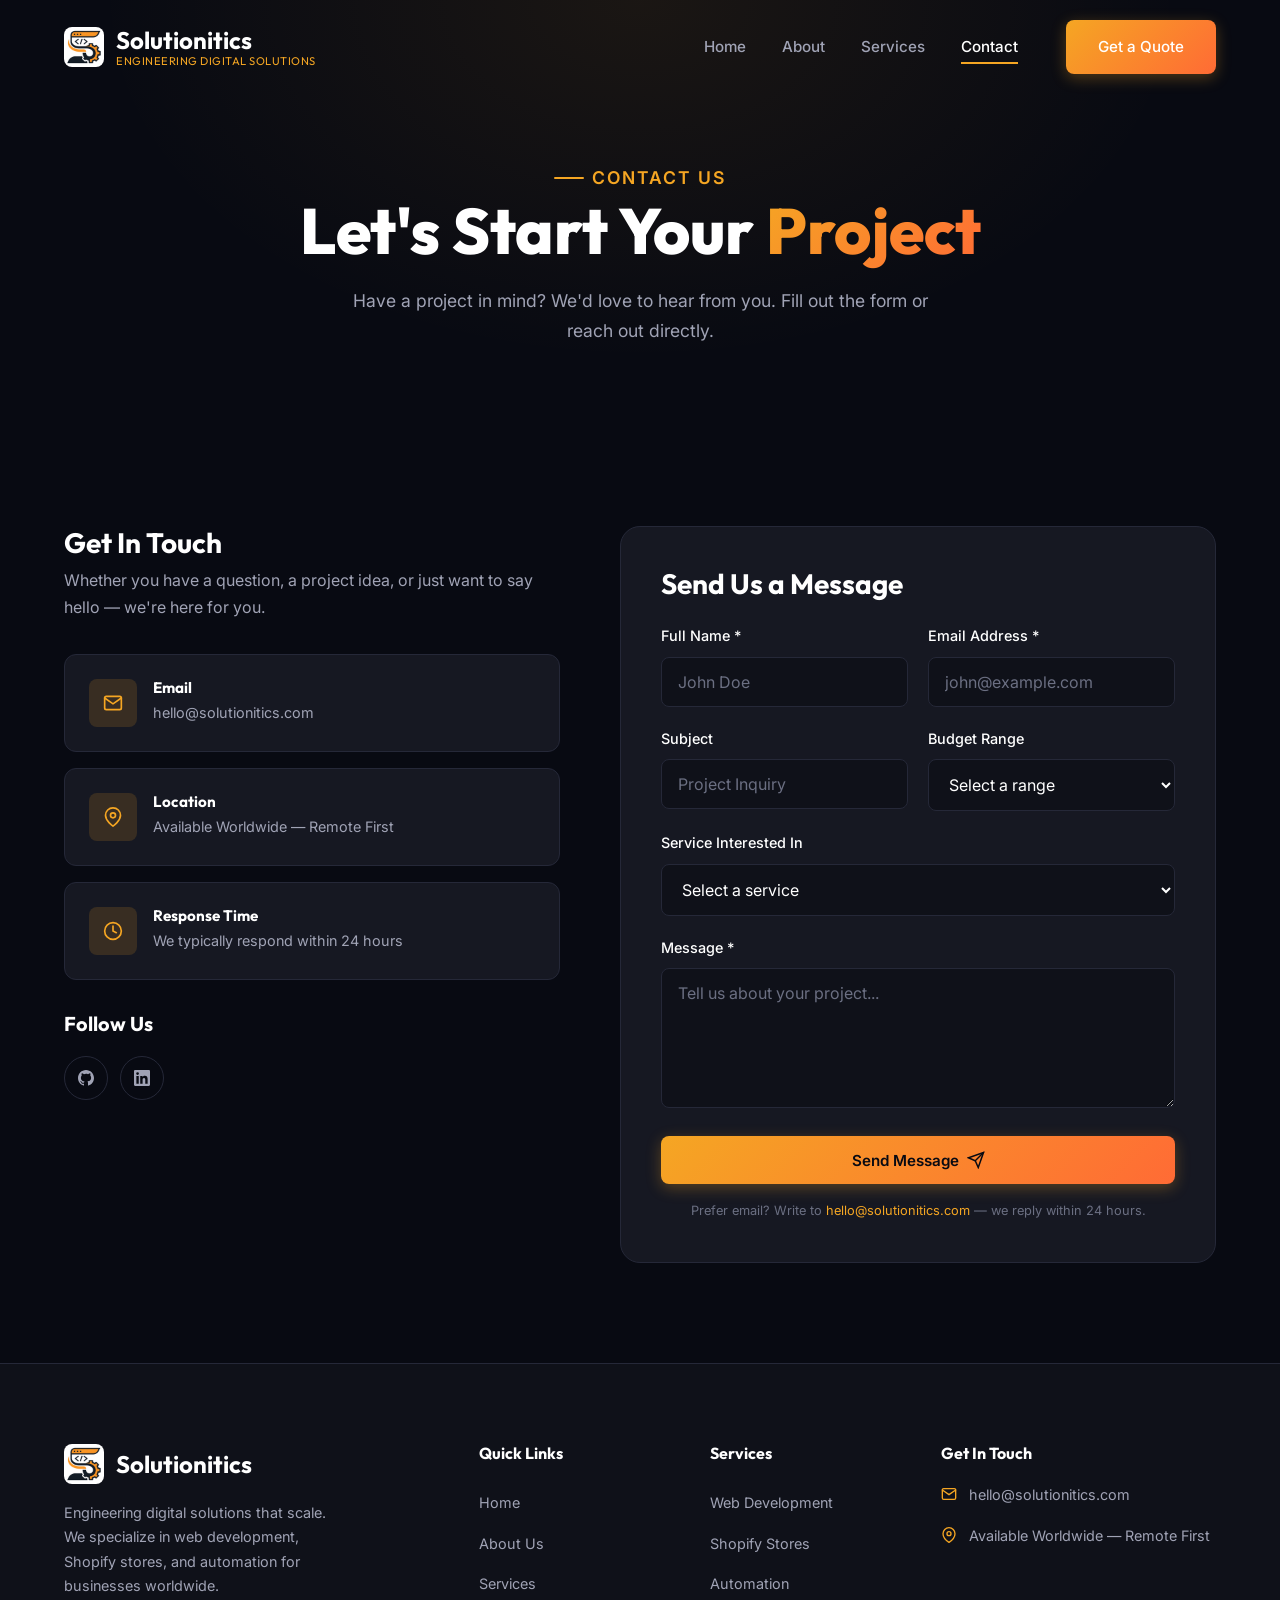
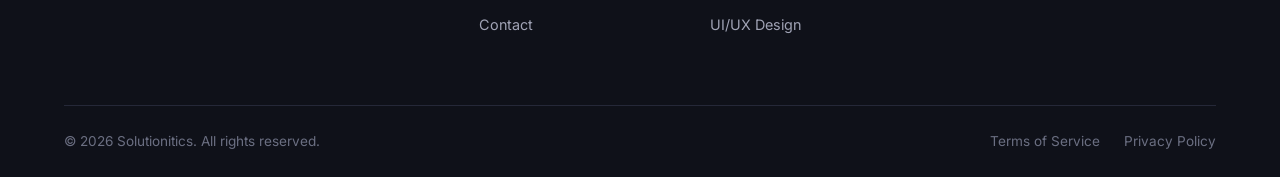
<file: contact.html>
<!DOCTYPE html>
<html lang="en">
<head>
  <meta charset="UTF-8">
  <meta name="viewport" content="width=device-width, initial-scale=1.0">
  <link rel="preconnect" href="https://fonts.googleapis.com">
  <link rel="preconnect" href="https://fonts.gstatic.com" crossorigin>
  <link rel="stylesheet" href="https://fonts.googleapis.com/css2?family=Inter:wght@300;400;500;600;700&amp;family=Outfit:wght@400;500;600;700;800&amp;display=swap">
  <title>Contact Us — Solutionitics | Get a Free Quote</title>
  <meta name="description" content="Get in touch with Solutionitics for web development, Shopify stores, and automation services. Request a free quote today.">
  <meta name="robots" content="index, follow">
  <link rel="canonical" href="https://solutionitics.com/contact.html">
  <link rel="stylesheet" href="css/style.css">
  <script type="text/javascript">
    (function(c,l,a,r,i,t,y){
        c[a]=c[a]||function(){(c[a].q=c[a].q||[]).push(arguments)};
        t=l.createElement(r);t.async=1;t.src="https://www.clarity.ms/tag/"+i;
        y=l.getElementsByTagName(r)[0];y.parentNode.insertBefore(t,y);
    })(window, document, "clarity", "script", "whay2vbx6r");
</script>
  <!-- Icons & PWA -->
  <link rel="icon" href="favicon.ico" sizes="any">
  <link rel="icon" type="image/png" sizes="32x32" href="assets/images/favicon-32.png">
  <link rel="icon" type="image/png" sizes="16x16" href="assets/images/favicon-16.png">
  <link rel="apple-touch-icon" href="assets/images/apple-touch-icon.png">
  <link rel="manifest" href="site.webmanifest">
  <meta name="theme-color" content="#080A12">
  <meta name="color-scheme" content="dark">
  <!-- Open Graph -->
  <meta property="og:type" content="website">
  <meta property="og:site_name" content="Solutionitics">
  <meta property="og:locale" content="en_US">
  <meta property="og:title" content="Contact Solutionitics — Let's Build Together">
  <meta property="og:description" content="Request a free quote for your web, Shopify, or automation project.">
  <meta property="og:url" content="https://solutionitics.com/contact.html">
  <meta property="og:image" content="https://solutionitics.com/assets/images/og-image.jpg">
  <meta property="og:image:width" content="1200">
  <meta property="og:image:height" content="630">
  <meta property="og:image:alt" content="Solutionitics — Engineering Digital Solutions">
  <!-- Twitter Card -->
  <meta name="twitter:card" content="summary_large_image">
  <meta name="twitter:title" content="Contact Solutionitics — Let's Build Together">
  <meta name="twitter:description" content="Request a free quote for your web, Shopify, or automation project.">
  <meta name="twitter:image" content="https://solutionitics.com/assets/images/og-image.jpg">
  <!-- If JS fails, never leave the page blank -->
  <noscript><style>.reveal{opacity:1!important;transform:none!important}</style></noscript>
  <script type="application/ld+json">
  {
    "@context": "https://schema.org",
    "@graph": [
    {
      "@type": "Organization",
      "@id": "https://solutionitics.com/#organization",
      "name": "Solutionitics",
      "url": "https://solutionitics.com",
      "logo": "https://solutionitics.com/assets/images/icon-512.png",
      "image": "https://solutionitics.com/assets/images/og-image.jpg",
      "description": "IT solutions company specializing in web development, Shopify stores, and automation.",
      "foundingDate": "2026",
      "areaServed": "Worldwide",
      "founder": [
        {
          "@type": "Person",
          "name": "Mohamed Sahfas",
          "jobTitle": "Co-Founder & Full Stack Developer",
          "sameAs": ["https://sahfas.github.io/", "https://github.com/sahfas"]
        },
        {
          "@type": "Person",
          "name": "Sajaath Mohamed",
          "jobTitle": "Co-Founder & Shopify Expert",
          "sameAs": [
            "https://sajaath-mohamed.online/",
            "https://github.com/mohamedsajaath",
            "https://www.linkedin.com/in/sajaathmohamed"
          ]
        }
      ],
      "contactPoint": {
        "@type": "ContactPoint",
        "email": "hello@solutionitics.com",
        "contactType": "customer service",
        "availableLanguage": ["English"]
      }
    },
    {
      "@type": "ContactPage",
      "@id": "https://solutionitics.com/contact.html#contactpage",
      "url": "https://solutionitics.com/contact.html",
      "name": "Contact Solutionitics",
      "about": { "@id": "https://solutionitics.com/#organization" }
    }
    ]
  }
  </script>
</head>
<body>

  <a href="#main" class="skip-link">Skip to main content</a>


  <!-- ===== NAVIGATION ===== -->
  <nav class="navbar" id="navbar">
    <div class="nav-backdrop" id="nav-backdrop" aria-hidden="true"></div>
    <div class="container nav-inner">
      <a href="index.html" class="nav-logo" aria-label="Solutionitics — home">
        <img src="assets/images/logo.png" alt="" width="40" height="40" class="logo-img">
        <span class="logo-text-wrap">
          <span class="logo-text">Solutionitics</span>
          <span class="logo-tagline">Engineering Digital Solutions</span>
        </span>
      </a>

      <button type="button" class="hamburger" id="hamburger"
              aria-label="Open menu" aria-expanded="false" aria-controls="nav-links">
        <span></span><span></span><span></span>
      </button>

      <div class="nav-links" id="nav-links">
        <a href="index.html">Home</a>
        <a href="about.html">About</a>
        <a href="services.html">Services</a>
        <a href="contact.html" class="active" aria-current="page">Contact</a>
        <a href="contact.html" class="btn btn-primary nav-cta">Get a Quote</a>
        <div class="nav-menu-footer">
          <span>Get in touch</span>
          <a href="mailto:hello@solutionitics.com"><svg width="16" height="16" viewBox="0 0 24 24" fill="none" stroke="currentColor" stroke-width="2" stroke-linecap="round" aria-hidden="true"><path d="M4 4h16c1.1 0 2 .9 2 2v12c0 1.1-.9 2-2 2H4c-1.1 0-2-.9-2-2V6c0-1.1.9-2 2-2z"/><polyline points="22,6 12,13 2,6"/></svg> hello@solutionitics.com</a>
        </div>
      </div>
    </div>
  </nav>

  <main id="main">

  <!-- PAGE HERO -->
  <section class="page-hero">
    <div class="container">
      <p class="section-label">Contact Us</p>
      <h1>Let's Start Your <span class="gradient-text">Project</span></h1>
      <p>Have a project in mind? We'd love to hear from you. Fill out the form or reach out directly.</p>
    </div>
  </section>

  <!-- CONTACT SECTION -->
  <section class="section">
    <div class="container">
      <div class="contact-grid">
        <!-- Left: Info -->
        <div class="reveal">
          <h3 style="margin-bottom:8px;">Get In Touch</h3>
          <p style="margin-bottom:32px;">Whether you have a question, a project idea, or just want to say hello — we're here for you.</p>

          <div class="contact-info-card">
            <div class="contact-info-icon">
              <svg width="20" height="20" viewBox="0 0 24 24" fill="none" stroke="currentColor" stroke-width="2" stroke-linecap="round"><path d="M4 4h16c1.1 0 2 .9 2 2v12c0 1.1-.9 2-2 2H4c-1.1 0-2-.9-2-2V6c0-1.1.9-2 2-2z"/><polyline points="22,6 12,13 2,6"/></svg>
            </div>
            <div>
              <h4>Email</h4>
              <p><a href="mailto:hello@solutionitics.com">hello@solutionitics.com</a></p>
            </div>
          </div>

          <div class="contact-info-card">
            <div class="contact-info-icon">
              <svg width="20" height="20" viewBox="0 0 24 24" fill="none" stroke="currentColor" stroke-width="2" stroke-linecap="round"><path d="M21 10c0 7-9 13-9 13s-9-6-9-13a9 9 0 0118 0z"/><circle cx="12" cy="10" r="3"/></svg>
            </div>
            <div>
              <h4>Location</h4>
              <p>Available Worldwide — Remote First</p>
            </div>
          </div>

          <div class="contact-info-card">
            <div class="contact-info-icon">
              <svg width="20" height="20" viewBox="0 0 24 24" fill="none" stroke="currentColor" stroke-width="2" stroke-linecap="round"><circle cx="12" cy="12" r="10"/><path d="M12 6v6l4 2"/></svg>
            </div>
            <div>
              <h4>Response Time</h4>
              <p>We typically respond within 24 hours</p>
            </div>
          </div>

          <div style="margin-top:32px;">
            <h4 style="margin-bottom:16px;">Follow Us</h4>
            <div class="team-links" style="justify-content:flex-start;">
              <a href="https://github.com/sahfas" target="_blank" rel="noopener" aria-label="GitHub">
                <svg width="16" height="16" viewBox="0 0 24 24" fill="currentColor"><path d="M12 0c-6.626 0-12 5.373-12 12 0 5.302 3.438 9.8 8.207 11.387.599.111.793-.261.793-.577v-2.234c-3.338.726-4.033-1.416-4.033-1.416-.546-1.387-1.333-1.756-1.333-1.756-1.089-.745.083-.729.083-.729 1.205.084 1.839 1.237 1.839 1.237 1.07 1.834 2.807 1.304 3.492.997.107-.775.418-1.305.762-1.604-2.665-.305-5.467-1.334-5.467-5.931 0-1.311.469-2.381 1.236-3.221-.124-.303-.535-1.524.117-3.176 0 0 1.008-.322 3.301 1.23A11.509 11.509 0 0112 5.803c1.02.005 2.047.138 3.006.404 2.291-1.552 3.297-1.23 3.297-1.23.653 1.653.242 2.874.118 3.176.77.84 1.235 1.911 1.235 3.221 0 4.609-2.807 5.624-5.479 5.921.43.372.823 1.102.823 2.222v3.293c0 .319.192.694.801.576C20.566 21.797 24 17.3 24 12c0-6.627-5.373-12-12-12z"/></svg>
              </a>
              <a href="https://www.linkedin.com/in/sajaathmohamed" target="_blank" rel="noopener" aria-label="LinkedIn">
                <svg width="16" height="16" viewBox="0 0 24 24" fill="currentColor"><path d="M20.447 20.452h-3.554v-5.569c0-1.328-.027-3.037-1.852-3.037-1.853 0-2.136 1.445-2.136 2.939v5.667H9.351V9h3.414v1.561h.046c.477-.9 1.637-1.85 3.37-1.85 3.601 0 4.267 2.37 4.267 5.455v6.286zM5.337 7.433a2.062 2.062 0 01-2.063-2.065 2.064 2.064 0 112.063 2.065zm1.782 13.019H3.555V9h3.564v11.452zM22.225 0H1.771C.792 0 0 .774 0 1.729v20.542C0 23.227.792 24 1.771 24h20.451C23.2 24 24 23.227 24 22.271V1.729C24 .774 23.2 0 22.222 0h.003z"/></svg>
              </a>
            </div>
          </div>
        </div>

        <!-- Right: Form -->
        <div class="reveal reveal-delay-2">
          <form class="contact-form" id="contact-form">
            <h3 style="margin-bottom:24px;">Send Us a Message</h3>
            <div class="form-row">
              <div class="form-group">
                <label for="name">Full Name *</label>
                <input type="text" id="name" name="name" placeholder="John Doe" required>
              </div>
              <div class="form-group">
                <label for="email">Email Address *</label>
                <input type="email" id="email" name="email" placeholder="john@example.com" required>
              </div>
            </div>
            <div class="form-row">
              <div class="form-group">
                <label for="subject">Subject</label>
                <input type="text" id="subject" name="subject" placeholder="Project Inquiry">
              </div>
              <div class="form-group">
                <label for="budget">Budget Range</label>
                <select id="budget" name="budget">
                  <option value="">Select a range</option>
                  <option value="<1000">Under $1,000</option>
                  <option value="1000-5000">$1,000 – $5,000</option>
                  <option value="5000-10000">$5,000 – $10,000</option>
                  <option value="10000+">$10,000+</option>
                </select>
              </div>
            </div>
            <div class="form-group">
              <label for="service">Service Interested In</label>
              <select id="service" name="service">
                <option value="">Select a service</option>
                <option value="web-dev">Custom Web Development</option>
                <option value="shopify">Shopify Store Development</option>
                <option value="ecommerce">E-Commerce Solutions</option>
                <option value="automation">Automation & Integration</option>
                <option value="design">UI/UX Design</option>
                <option value="seo">SEO & Performance</option>
                <option value="other">Other</option>
              </select>
            </div>
            <div class="form-group">
              <label for="message">Message *</label>
              <textarea id="message" name="message" placeholder="Tell us about your project..." required></textarea>
            </div>
            <button type="submit" class="btn btn-primary" style="width:100%;justify-content:center;">
              Send Message
              <svg width="18" height="18" viewBox="0 0 24 24" fill="none" stroke="currentColor" stroke-width="2" stroke-linecap="round"><line x1="22" y1="2" x2="11" y2="13"/><polygon points="22 2 15 22 11 13 2 9 22 2"/></svg>
            </button>
            <div class="form-message" id="form-message" aria-live="polite"></div>
            <p class="form-note">Prefer email? Write to
              <a href="mailto:hello@solutionitics.com">hello@solutionitics.com</a> —
              we reply within 24 hours.</p>
          </form>
        </div>
      </div>
    </div>
  </section>

  </main>

  <!-- ===== FOOTER ===== -->
  <footer class="footer">
    <div class="container">
      <div class="footer-grid">
        <div class="footer-brand">
          <a href="index.html" class="nav-logo" aria-label="Solutionitics — home">
            <img src="assets/images/logo.png" alt="" width="40" height="40" class="logo-img">
            <span class="logo-text">Solutionitics</span>
          </a>
          <p>Engineering digital solutions that scale. We specialize in web development, Shopify stores, and automation for businesses worldwide.</p>
        </div>
        <div>
          <h4>Quick Links</h4>
          <div class="footer-links">
            <a href="index.html">Home</a>
            <a href="about.html">About Us</a>
            <a href="services.html">Services</a>
            <a href="contact.html">Contact</a>
          </div>
        </div>
        <div>
          <h4>Services</h4>
          <div class="footer-links">
            <a href="services.html">Web Development</a>
            <a href="services.html">Shopify Stores</a>
            <a href="services.html">Automation</a>
            <a href="services.html">UI/UX Design</a>
          </div>
        </div>
        <div>
          <h4>Get In Touch</h4>
          <div class="footer-contact-item">
            <svg width="16" height="16" viewBox="0 0 24 24" fill="none" stroke="currentColor" stroke-width="2" stroke-linecap="round" aria-hidden="true"><path d="M4 4h16c1.1 0 2 .9 2 2v12c0 1.1-.9 2-2 2H4c-1.1 0-2-.9-2-2V6c0-1.1.9-2 2-2z"/><polyline points="22,6 12,13 2,6"/></svg>
            <a href="mailto:hello@solutionitics.com">hello@solutionitics.com</a>
          </div>
          <div class="footer-contact-item">
            <svg width="16" height="16" viewBox="0 0 24 24" fill="none" stroke="currentColor" stroke-width="2" stroke-linecap="round" aria-hidden="true"><path d="M21 10c0 7-9 13-9 13s-9-6-9-13a9 9 0 0118 0z"/><circle cx="12" cy="10" r="3"/></svg>
            <span>Available Worldwide — Remote First</span>
          </div>
        </div>
      </div>
      <div class="footer-bottom">
        <span>&copy; <span data-current-year>2026</span> Solutionitics. All rights reserved.</span>
        <div class="footer-legal">
          <a href="terms.html">Terms of Service</a>
          <a href="privacy.html">Privacy Policy</a>
        </div>
      </div>
    </div>
  </footer>
  <script src="js/main.js"></script>
</body>
</html>
</file>
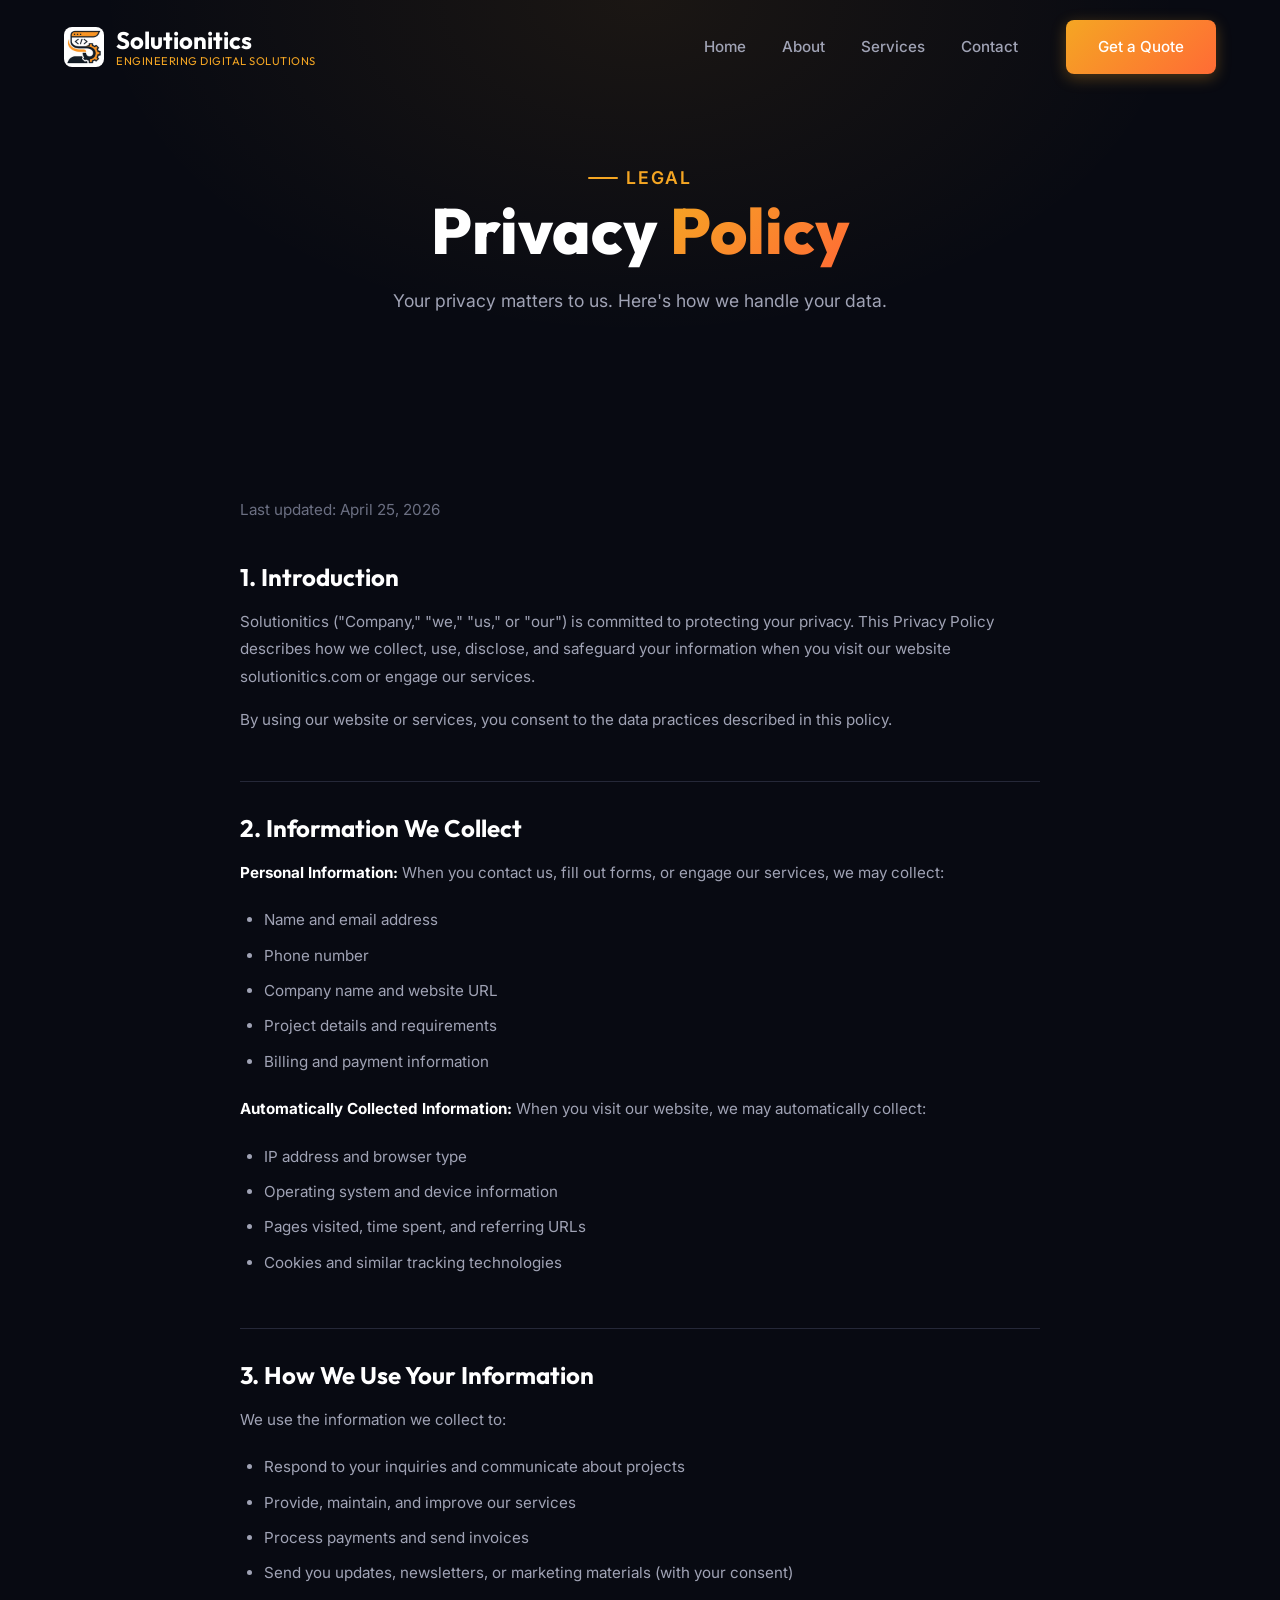
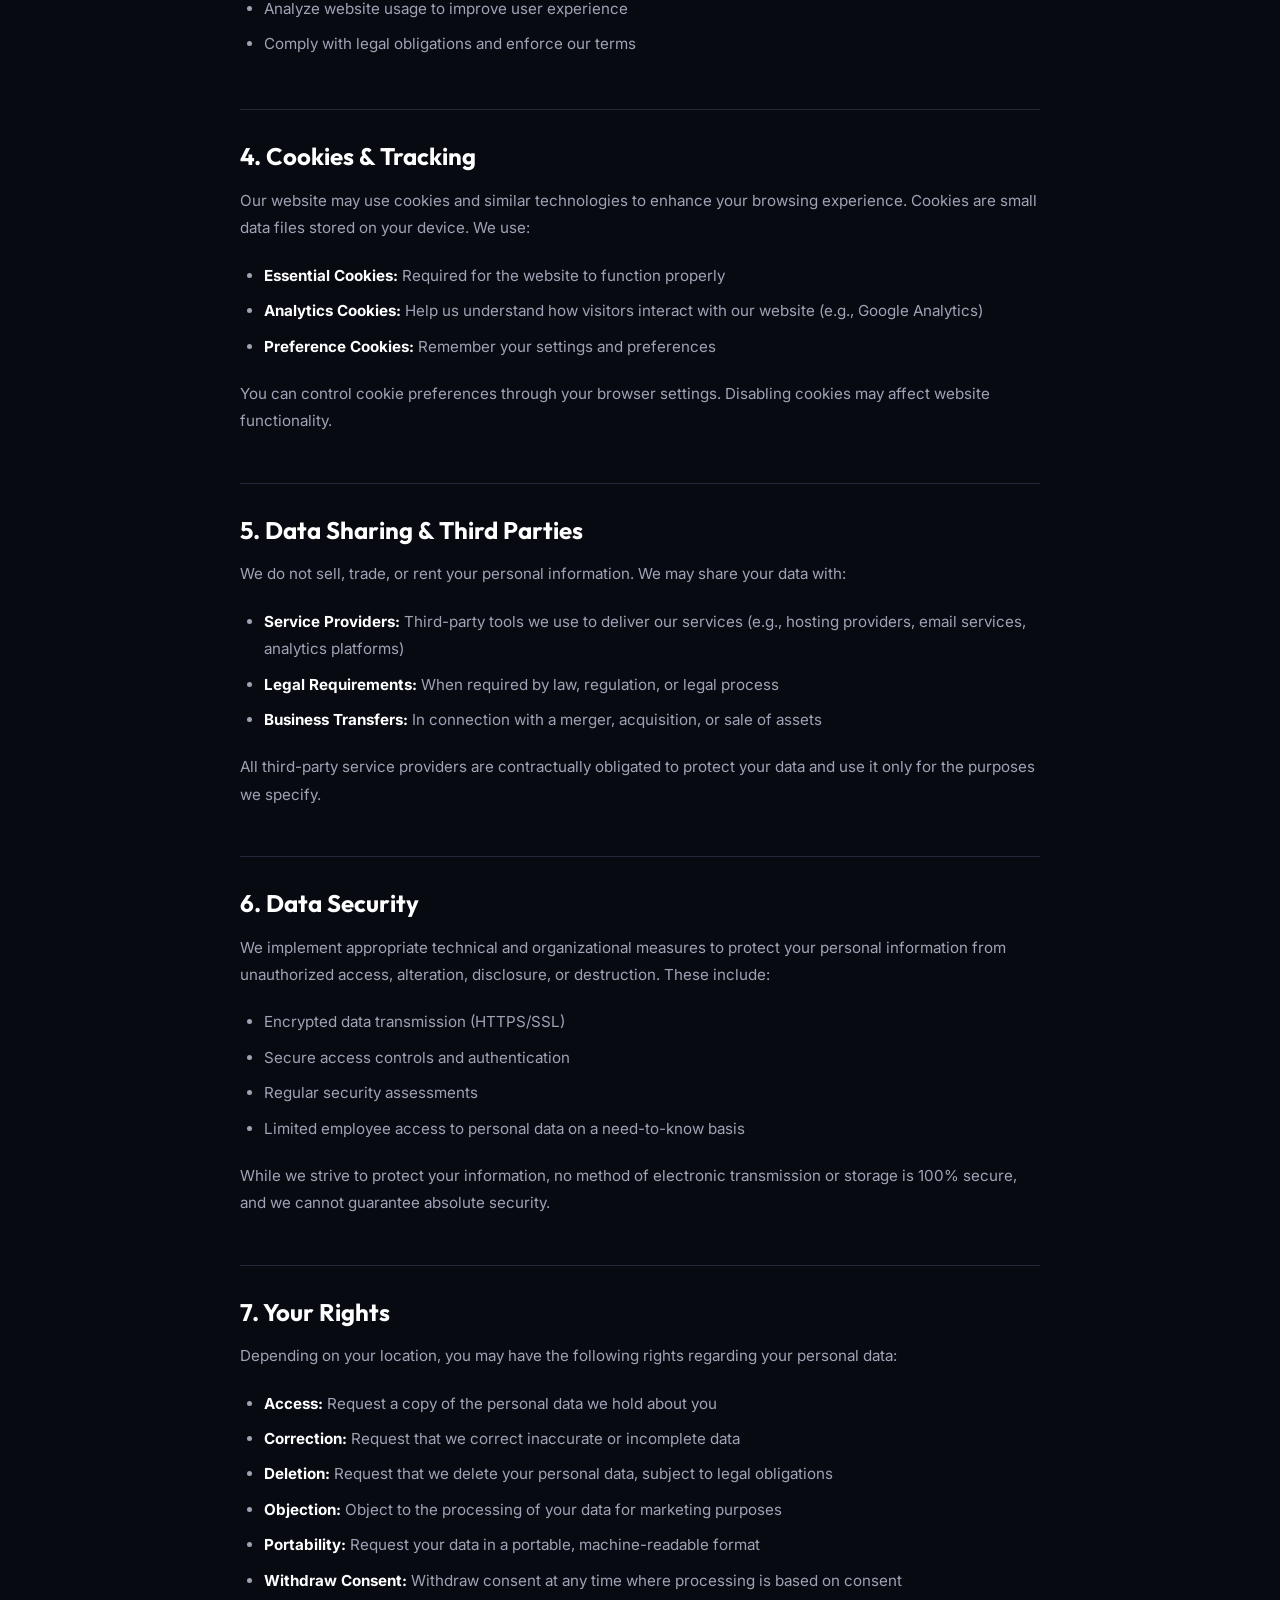
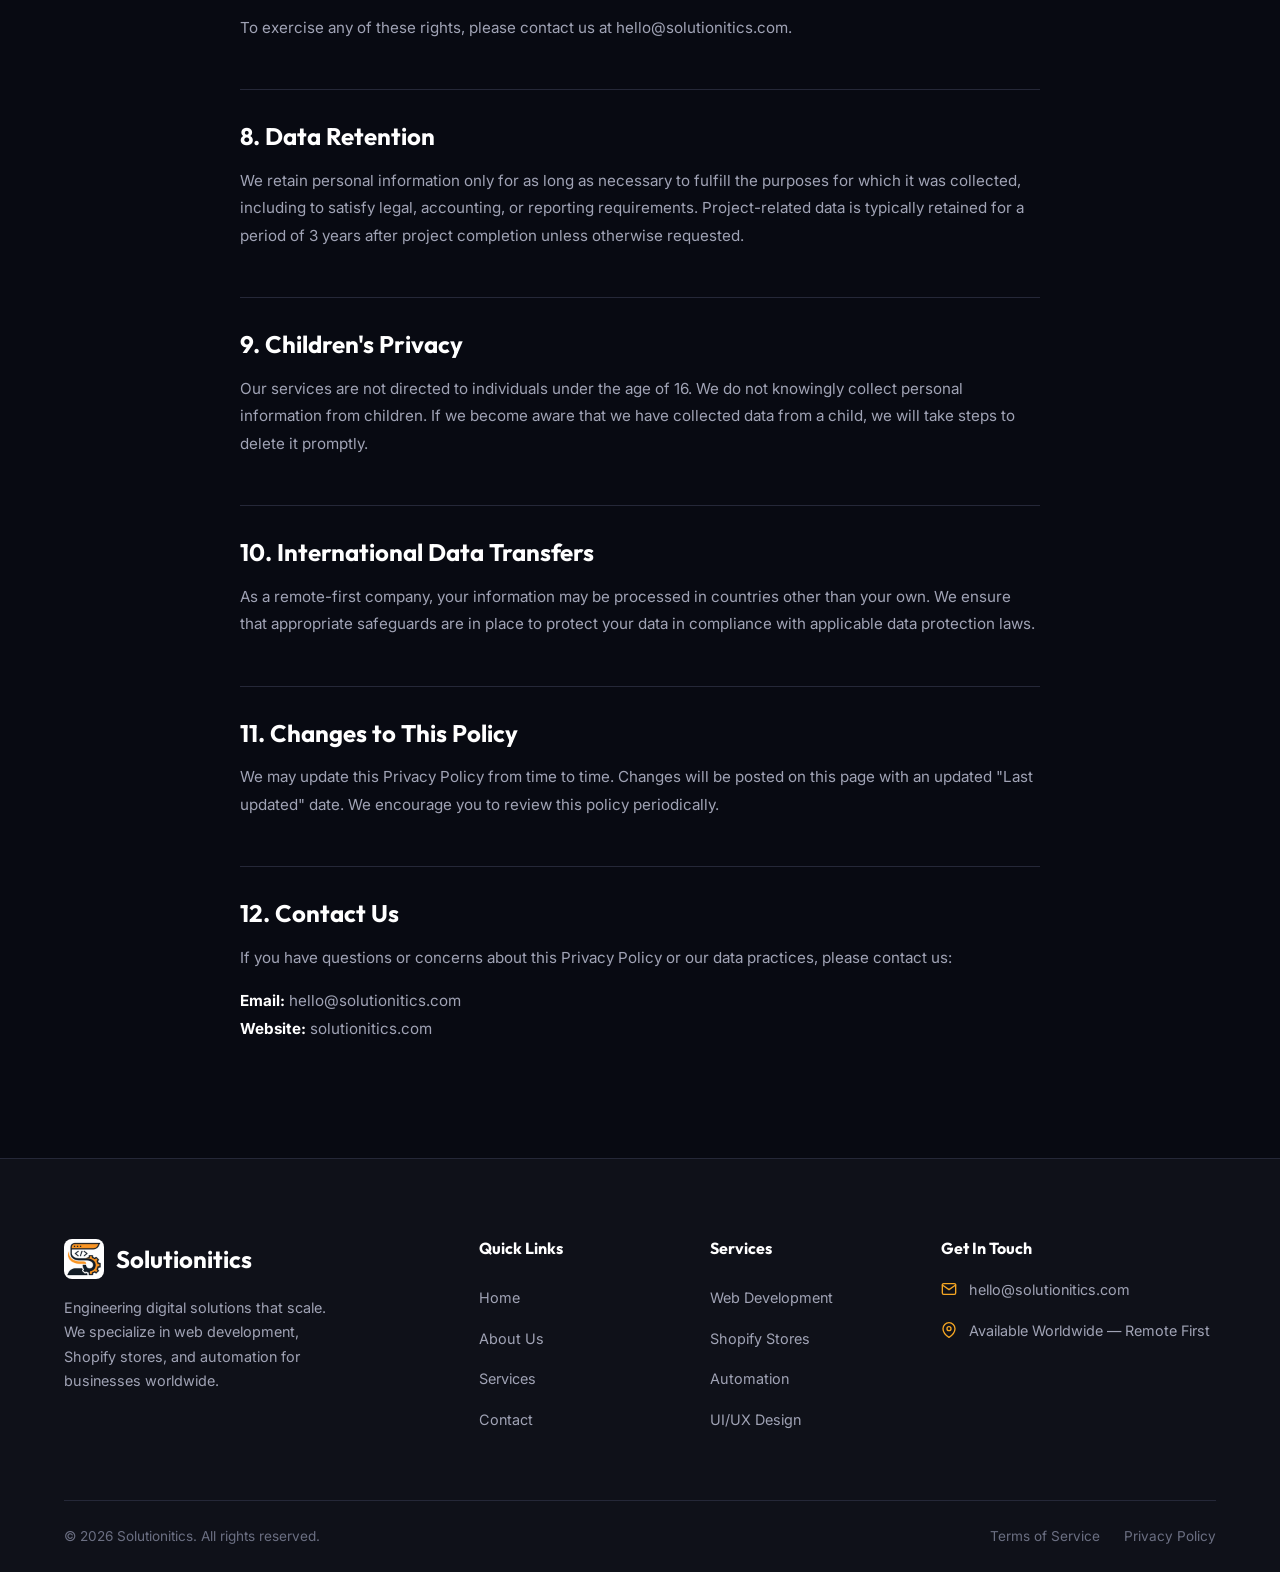
<file: privacy.html>
<!DOCTYPE html>
<html lang="en">
<head>
  <meta charset="UTF-8">
  <meta name="viewport" content="width=device-width, initial-scale=1.0">
  <link rel="preconnect" href="https://fonts.googleapis.com">
  <link rel="preconnect" href="https://fonts.gstatic.com" crossorigin>
  <link rel="stylesheet" href="https://fonts.googleapis.com/css2?family=Inter:wght@300;400;500;600;700&amp;family=Outfit:wght@400;500;600;700;800&amp;display=swap">
  <title>Privacy Policy — Solutionitics</title>
  <meta name="description" content="Learn how Solutionitics collects, uses, and protects your personal information.">
  <meta name="robots" content="index, follow">
  <link rel="canonical" href="https://solutionitics.com/privacy.html">
  <link rel="stylesheet" href="css/style.css">
  <script type="text/javascript">
    (function(c,l,a,r,i,t,y){
        c[a]=c[a]||function(){(c[a].q=c[a].q||[]).push(arguments)};
        t=l.createElement(r);t.async=1;t.src="https://www.clarity.ms/tag/"+i;
        y=l.getElementsByTagName(r)[0];y.parentNode.insertBefore(t,y);
    })(window, document, "clarity", "script", "whay2vbx6r");
</script>
  <!-- Icons & PWA -->
  <link rel="icon" href="favicon.ico" sizes="any">
  <link rel="icon" type="image/png" sizes="32x32" href="assets/images/favicon-32.png">
  <link rel="icon" type="image/png" sizes="16x16" href="assets/images/favicon-16.png">
  <link rel="apple-touch-icon" href="assets/images/apple-touch-icon.png">
  <link rel="manifest" href="site.webmanifest">
  <meta name="theme-color" content="#080A12">
  <meta name="color-scheme" content="dark">
  <!-- Open Graph -->
  <meta property="og:type" content="website">
  <meta property="og:site_name" content="Solutionitics">
  <meta property="og:locale" content="en_US">
  <meta property="og:title" content="Privacy Policy — Solutionitics">
  <meta property="og:description" content="How Solutionitics collects, uses, and protects your personal information.">
  <meta property="og:url" content="https://solutionitics.com/privacy.html">
  <meta property="og:image" content="https://solutionitics.com/assets/images/og-image.jpg">
  <meta property="og:image:width" content="1200">
  <meta property="og:image:height" content="630">
  <meta property="og:image:alt" content="Solutionitics — Engineering Digital Solutions">
  <!-- Twitter Card -->
  <meta name="twitter:card" content="summary_large_image">
  <meta name="twitter:title" content="Privacy Policy — Solutionitics">
  <meta name="twitter:description" content="How Solutionitics collects, uses, and protects your personal information.">
  <meta name="twitter:image" content="https://solutionitics.com/assets/images/og-image.jpg">
  <!-- If JS fails, never leave the page blank -->
  <noscript><style>.reveal{opacity:1!important;transform:none!important}</style></noscript>
  <script type="application/ld+json">
  {
    "@context": "https://schema.org",
    "@graph": [
    {
      "@type": "Organization",
      "@id": "https://solutionitics.com/#organization",
      "name": "Solutionitics",
      "url": "https://solutionitics.com",
      "logo": "https://solutionitics.com/assets/images/icon-512.png",
      "image": "https://solutionitics.com/assets/images/og-image.jpg",
      "description": "IT solutions company specializing in web development, Shopify stores, and automation.",
      "foundingDate": "2026",
      "areaServed": "Worldwide",
      "founder": [
        {
          "@type": "Person",
          "name": "Mohamed Sahfas",
          "jobTitle": "Co-Founder & Full Stack Developer",
          "sameAs": ["https://sahfas.github.io/", "https://github.com/sahfas"]
        },
        {
          "@type": "Person",
          "name": "Sajaath Mohamed",
          "jobTitle": "Co-Founder & Shopify Expert",
          "sameAs": [
            "https://sajaath-mohamed.online/",
            "https://github.com/mohamedsajaath",
            "https://www.linkedin.com/in/sajaathmohamed"
          ]
        }
      ],
      "contactPoint": {
        "@type": "ContactPoint",
        "email": "hello@solutionitics.com",
        "contactType": "customer service",
        "availableLanguage": ["English"]
      }
    }
    ]
  }
  </script>
</head>
<body>

  <a href="#main" class="skip-link">Skip to main content</a>


  <!-- ===== NAVIGATION ===== -->
  <nav class="navbar" id="navbar">
    <div class="nav-backdrop" id="nav-backdrop" aria-hidden="true"></div>
    <div class="container nav-inner">
      <a href="index.html" class="nav-logo" aria-label="Solutionitics — home">
        <img src="assets/images/logo.png" alt="" width="40" height="40" class="logo-img">
        <span class="logo-text-wrap">
          <span class="logo-text">Solutionitics</span>
          <span class="logo-tagline">Engineering Digital Solutions</span>
        </span>
      </a>

      <button type="button" class="hamburger" id="hamburger"
              aria-label="Open menu" aria-expanded="false" aria-controls="nav-links">
        <span></span><span></span><span></span>
      </button>

      <div class="nav-links" id="nav-links">
        <a href="index.html">Home</a>
        <a href="about.html">About</a>
        <a href="services.html">Services</a>
        <a href="contact.html">Contact</a>
        <a href="contact.html" class="btn btn-primary nav-cta">Get a Quote</a>
        <div class="nav-menu-footer">
          <span>Get in touch</span>
          <a href="mailto:hello@solutionitics.com"><svg width="16" height="16" viewBox="0 0 24 24" fill="none" stroke="currentColor" stroke-width="2" stroke-linecap="round" aria-hidden="true"><path d="M4 4h16c1.1 0 2 .9 2 2v12c0 1.1-.9 2-2 2H4c-1.1 0-2-.9-2-2V6c0-1.1.9-2 2-2z"/><polyline points="22,6 12,13 2,6"/></svg> hello@solutionitics.com</a>
        </div>
      </div>
    </div>
  </nav>

  <main id="main">

  <!-- PAGE HERO -->
  <section class="page-hero">
    <div class="container">
      <p class="section-label">Legal</p>
      <h1>Privacy <span class="gradient-text">Policy</span></h1>
      <p>Your privacy matters to us. Here's how we handle your data.</p>
    </div>
  </section>

  <!-- CONTENT -->
  <section class="section">
    <div class="container">
      <div class="legal-content reveal">
        <p class="legal-meta">Last updated: April 25, 2026</p>

        <h2>1. Introduction</h2>
        <p>Solutionitics ("Company," "we," "us," or "our") is committed to protecting your privacy. This Privacy Policy describes how we collect, use, disclose, and safeguard your information when you visit our website solutionitics.com or engage our services.</p>
        <p>By using our website or services, you consent to the data practices described in this policy.</p>

        <h2>2. Information We Collect</h2>
        <p><strong>Personal Information:</strong> When you contact us, fill out forms, or engage our services, we may collect:</p>
        <ul>
          <li>Name and email address</li>
          <li>Phone number</li>
          <li>Company name and website URL</li>
          <li>Project details and requirements</li>
          <li>Billing and payment information</li>
        </ul>
        <p><strong>Automatically Collected Information:</strong> When you visit our website, we may automatically collect:</p>
        <ul>
          <li>IP address and browser type</li>
          <li>Operating system and device information</li>
          <li>Pages visited, time spent, and referring URLs</li>
          <li>Cookies and similar tracking technologies</li>
        </ul>

        <h2>3. How We Use Your Information</h2>
        <p>We use the information we collect to:</p>
        <ul>
          <li>Respond to your inquiries and communicate about projects</li>
          <li>Provide, maintain, and improve our services</li>
          <li>Process payments and send invoices</li>
          <li>Send you updates, newsletters, or marketing materials (with your consent)</li>
          <li>Analyze website usage to improve user experience</li>
          <li>Comply with legal obligations and enforce our terms</li>
        </ul>

        <h2>4. Cookies & Tracking</h2>
        <p>Our website may use cookies and similar technologies to enhance your browsing experience. Cookies are small data files stored on your device. We use:</p>
        <ul>
          <li><strong>Essential Cookies:</strong> Required for the website to function properly</li>
          <li><strong>Analytics Cookies:</strong> Help us understand how visitors interact with our website (e.g., Google Analytics)</li>
          <li><strong>Preference Cookies:</strong> Remember your settings and preferences</li>
        </ul>
        <p>You can control cookie preferences through your browser settings. Disabling cookies may affect website functionality.</p>

        <h2>5. Data Sharing & Third Parties</h2>
        <p>We do not sell, trade, or rent your personal information. We may share your data with:</p>
        <ul>
          <li><strong>Service Providers:</strong> Third-party tools we use to deliver our services (e.g., hosting providers, email services, analytics platforms)</li>
          <li><strong>Legal Requirements:</strong> When required by law, regulation, or legal process</li>
          <li><strong>Business Transfers:</strong> In connection with a merger, acquisition, or sale of assets</li>
        </ul>
        <p>All third-party service providers are contractually obligated to protect your data and use it only for the purposes we specify.</p>

        <h2>6. Data Security</h2>
        <p>We implement appropriate technical and organizational measures to protect your personal information from unauthorized access, alteration, disclosure, or destruction. These include:</p>
        <ul>
          <li>Encrypted data transmission (HTTPS/SSL)</li>
          <li>Secure access controls and authentication</li>
          <li>Regular security assessments</li>
          <li>Limited employee access to personal data on a need-to-know basis</li>
        </ul>
        <p>While we strive to protect your information, no method of electronic transmission or storage is 100% secure, and we cannot guarantee absolute security.</p>

        <h2>7. Your Rights</h2>
        <p>Depending on your location, you may have the following rights regarding your personal data:</p>
        <ul>
          <li><strong>Access:</strong> Request a copy of the personal data we hold about you</li>
          <li><strong>Correction:</strong> Request that we correct inaccurate or incomplete data</li>
          <li><strong>Deletion:</strong> Request that we delete your personal data, subject to legal obligations</li>
          <li><strong>Objection:</strong> Object to the processing of your data for marketing purposes</li>
          <li><strong>Portability:</strong> Request your data in a portable, machine-readable format</li>
          <li><strong>Withdraw Consent:</strong> Withdraw consent at any time where processing is based on consent</li>
        </ul>
        <p>To exercise any of these rights, please contact us at hello@solutionitics.com.</p>

        <h2>8. Data Retention</h2>
        <p>We retain personal information only for as long as necessary to fulfill the purposes for which it was collected, including to satisfy legal, accounting, or reporting requirements. Project-related data is typically retained for a period of 3 years after project completion unless otherwise requested.</p>

        <h2>9. Children's Privacy</h2>
        <p>Our services are not directed to individuals under the age of 16. We do not knowingly collect personal information from children. If we become aware that we have collected data from a child, we will take steps to delete it promptly.</p>

        <h2>10. International Data Transfers</h2>
        <p>As a remote-first company, your information may be processed in countries other than your own. We ensure that appropriate safeguards are in place to protect your data in compliance with applicable data protection laws.</p>

        <h2>11. Changes to This Policy</h2>
        <p>We may update this Privacy Policy from time to time. Changes will be posted on this page with an updated "Last updated" date. We encourage you to review this policy periodically.</p>

        <h2>12. Contact Us</h2>
        <p>If you have questions or concerns about this Privacy Policy or our data practices, please contact us:</p>
        <p><strong>Email:</strong> hello@solutionitics.com<br><strong>Website:</strong> solutionitics.com</p>
      </div>
    </div>
  </section>

  </main>

  <!-- ===== FOOTER ===== -->
  <footer class="footer">
    <div class="container">
      <div class="footer-grid">
        <div class="footer-brand">
          <a href="index.html" class="nav-logo" aria-label="Solutionitics — home">
            <img src="assets/images/logo.png" alt="" width="40" height="40" class="logo-img">
            <span class="logo-text">Solutionitics</span>
          </a>
          <p>Engineering digital solutions that scale. We specialize in web development, Shopify stores, and automation for businesses worldwide.</p>
        </div>
        <div>
          <h4>Quick Links</h4>
          <div class="footer-links">
            <a href="index.html">Home</a>
            <a href="about.html">About Us</a>
            <a href="services.html">Services</a>
            <a href="contact.html">Contact</a>
          </div>
        </div>
        <div>
          <h4>Services</h4>
          <div class="footer-links">
            <a href="services.html">Web Development</a>
            <a href="services.html">Shopify Stores</a>
            <a href="services.html">Automation</a>
            <a href="services.html">UI/UX Design</a>
          </div>
        </div>
        <div>
          <h4>Get In Touch</h4>
          <div class="footer-contact-item">
            <svg width="16" height="16" viewBox="0 0 24 24" fill="none" stroke="currentColor" stroke-width="2" stroke-linecap="round" aria-hidden="true"><path d="M4 4h16c1.1 0 2 .9 2 2v12c0 1.1-.9 2-2 2H4c-1.1 0-2-.9-2-2V6c0-1.1.9-2 2-2z"/><polyline points="22,6 12,13 2,6"/></svg>
            <a href="mailto:hello@solutionitics.com">hello@solutionitics.com</a>
          </div>
          <div class="footer-contact-item">
            <svg width="16" height="16" viewBox="0 0 24 24" fill="none" stroke="currentColor" stroke-width="2" stroke-linecap="round" aria-hidden="true"><path d="M21 10c0 7-9 13-9 13s-9-6-9-13a9 9 0 0118 0z"/><circle cx="12" cy="10" r="3"/></svg>
            <span>Available Worldwide — Remote First</span>
          </div>
        </div>
      </div>
      <div class="footer-bottom">
        <span>&copy; <span data-current-year>2026</span> Solutionitics. All rights reserved.</span>
        <div class="footer-legal">
          <a href="terms.html">Terms of Service</a>
          <a href="privacy.html">Privacy Policy</a>
        </div>
      </div>
    </div>
  </footer>
  <script src="js/main.js"></script>
</body>
</html>
</file>
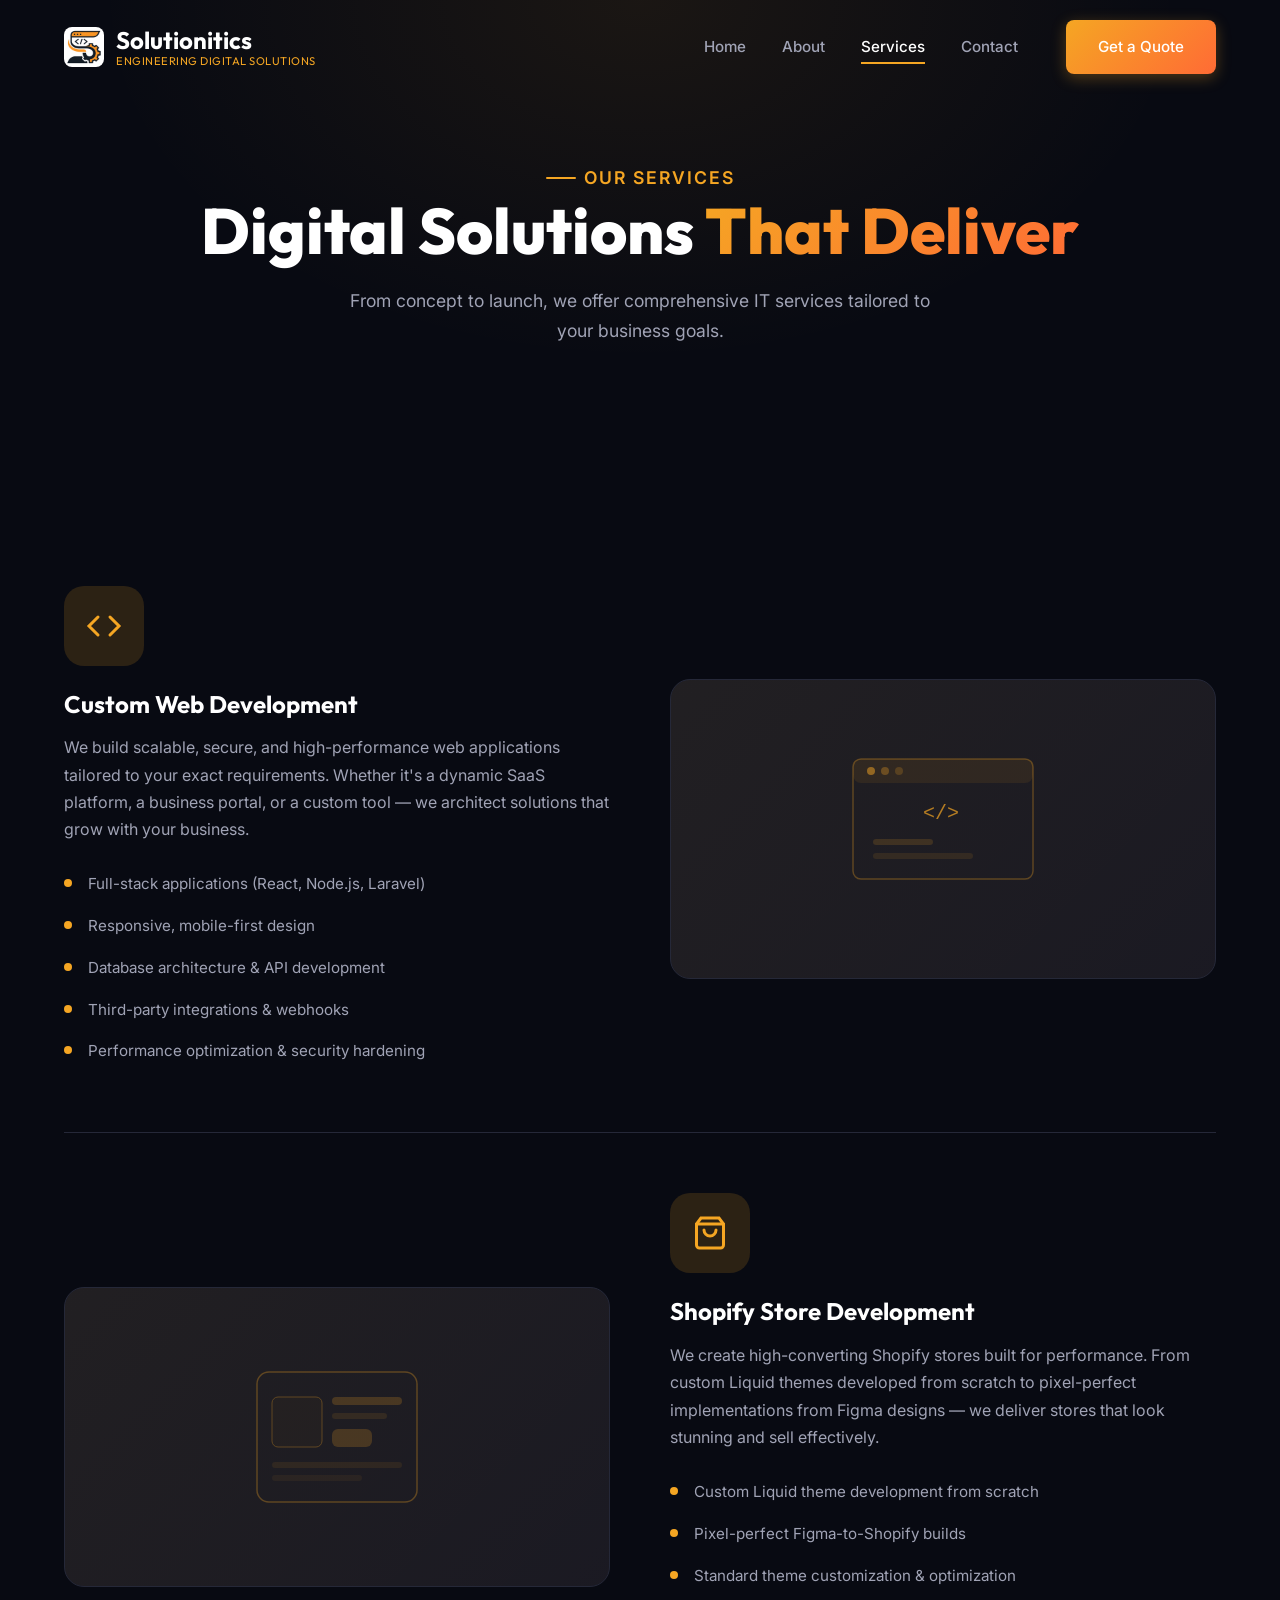
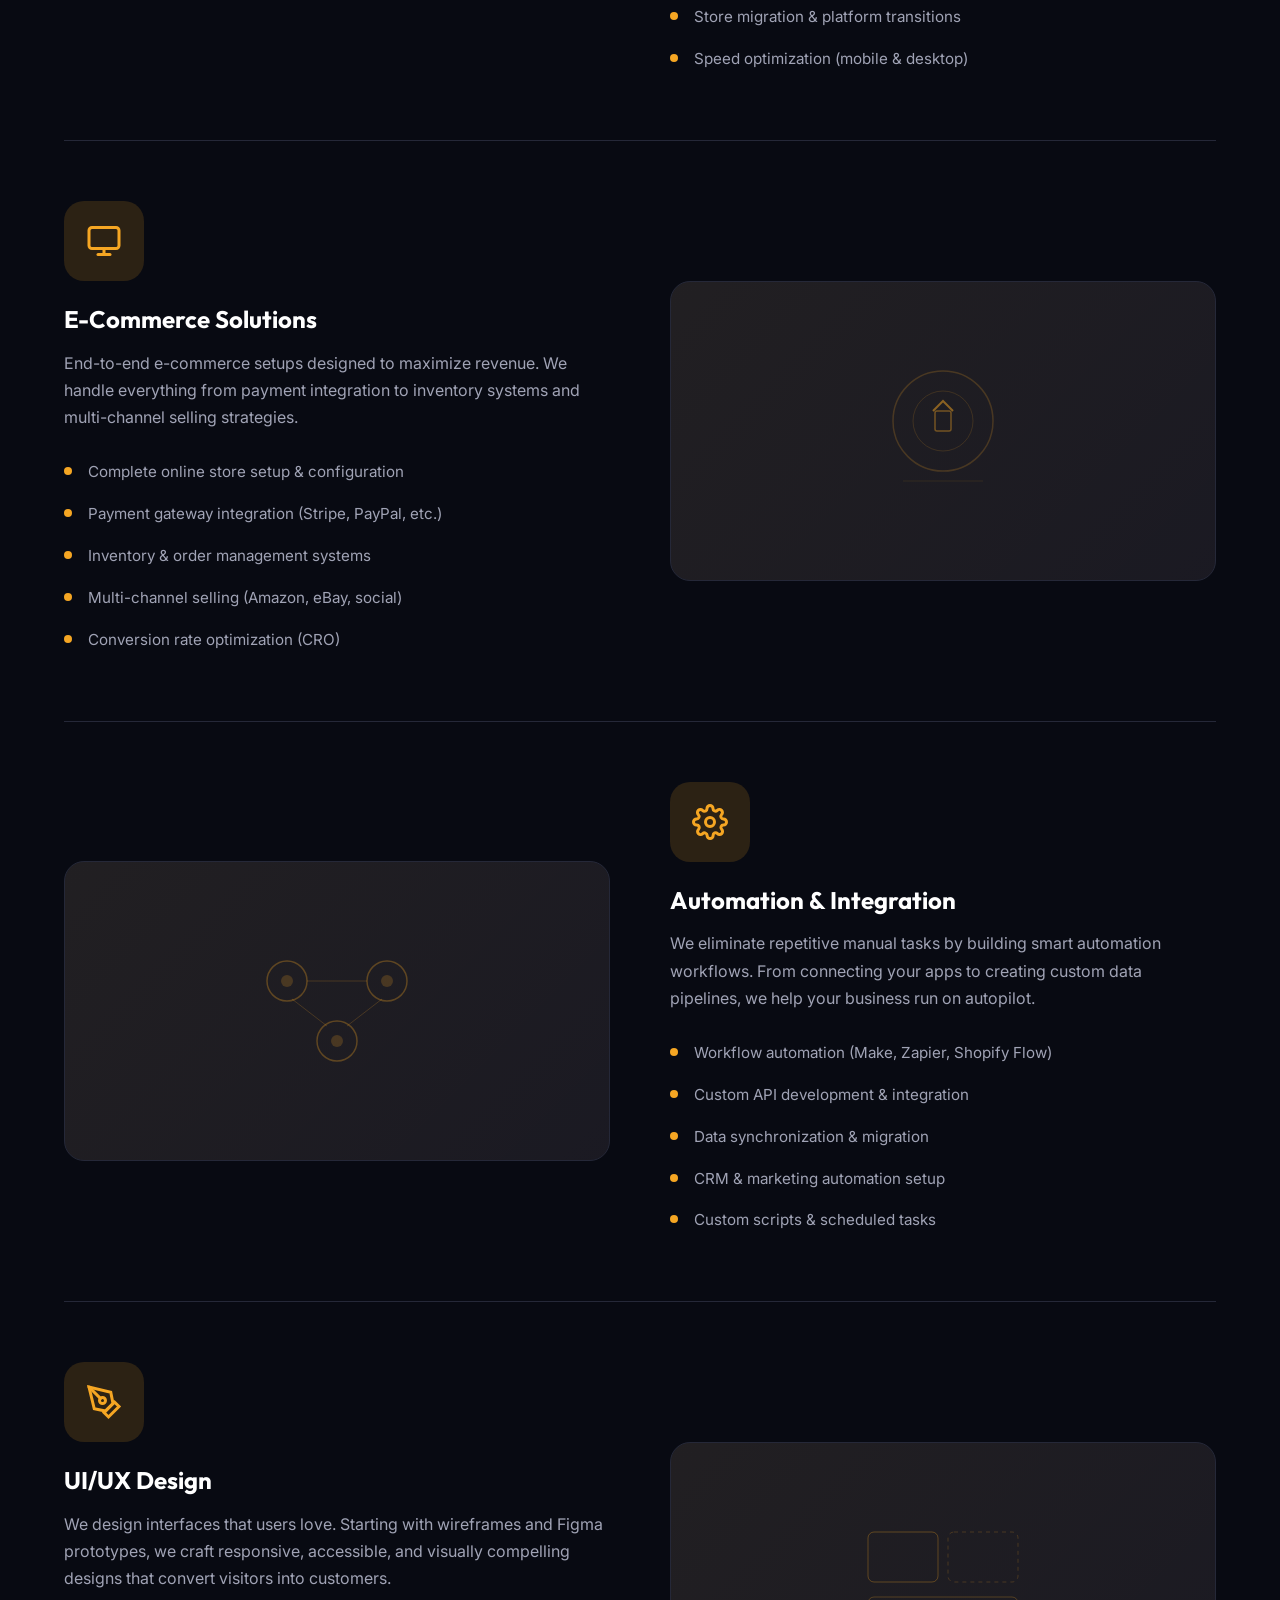
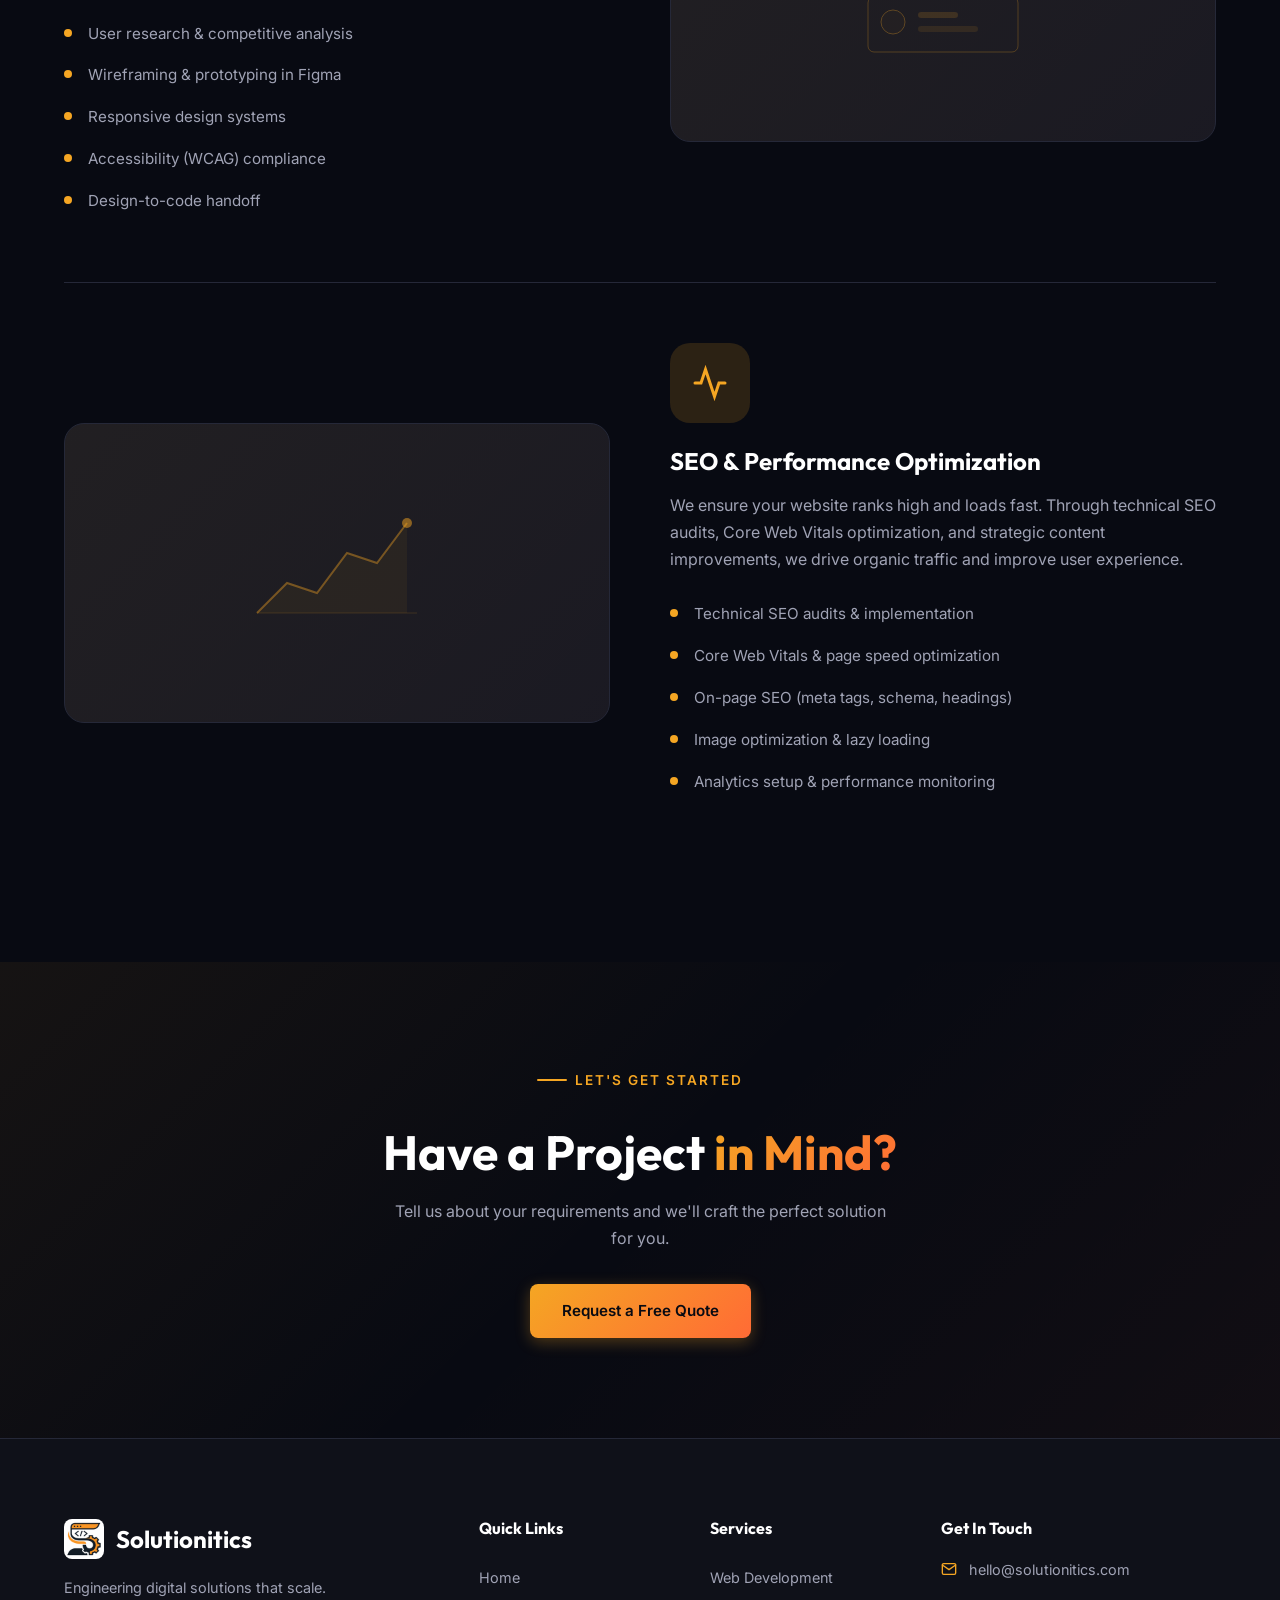
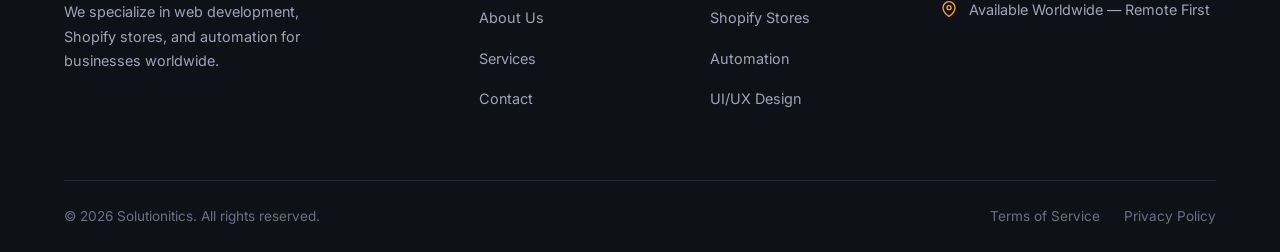
<file: services.html>
<!DOCTYPE html>
<html lang="en">
<head>
  <meta charset="UTF-8">
  <meta name="viewport" content="width=device-width, initial-scale=1.0">
  <link rel="preconnect" href="https://fonts.googleapis.com">
  <link rel="preconnect" href="https://fonts.gstatic.com" crossorigin>
  <link rel="stylesheet" href="https://fonts.googleapis.com/css2?family=Inter:wght@300;400;500;600;700&amp;family=Outfit:wght@400;500;600;700;800&amp;display=swap">
  <title>Services — Solutionitics | Web Development, Shopify & Automation</title>
  <meta name="description" content="Explore Solutionitics services: custom web development, Shopify store builds, e-commerce solutions, automation, UI/UX design, and SEO optimization.">
  <meta name="robots" content="index, follow">
  <link rel="canonical" href="https://solutionitics.com/services.html">
  <link rel="stylesheet" href="css/style.css">
  <script type="text/javascript">
    (function(c,l,a,r,i,t,y){
        c[a]=c[a]||function(){(c[a].q=c[a].q||[]).push(arguments)};
        t=l.createElement(r);t.async=1;t.src="https://www.clarity.ms/tag/"+i;
        y=l.getElementsByTagName(r)[0];y.parentNode.insertBefore(t,y);
    })(window, document, "clarity", "script", "whay2vbx6r");
</script>
  <!-- Icons & PWA -->
  <link rel="icon" href="favicon.ico" sizes="any">
  <link rel="icon" type="image/png" sizes="32x32" href="assets/images/favicon-32.png">
  <link rel="icon" type="image/png" sizes="16x16" href="assets/images/favicon-16.png">
  <link rel="apple-touch-icon" href="assets/images/apple-touch-icon.png">
  <link rel="manifest" href="site.webmanifest">
  <meta name="theme-color" content="#080A12">
  <meta name="color-scheme" content="dark">
  <!-- Open Graph -->
  <meta property="og:type" content="website">
  <meta property="og:site_name" content="Solutionitics">
  <meta property="og:locale" content="en_US">
  <meta property="og:title" content="Our Services — Solutionitics">
  <meta property="og:description" content="Full-service IT solutions: web apps, Shopify, automation, design, and SEO.">
  <meta property="og:url" content="https://solutionitics.com/services.html">
  <meta property="og:image" content="https://solutionitics.com/assets/images/og-image.jpg">
  <meta property="og:image:width" content="1200">
  <meta property="og:image:height" content="630">
  <meta property="og:image:alt" content="Solutionitics — Engineering Digital Solutions">
  <!-- Twitter Card -->
  <meta name="twitter:card" content="summary_large_image">
  <meta name="twitter:title" content="Our Services — Solutionitics">
  <meta name="twitter:description" content="Full-service IT solutions: web apps, Shopify, automation, design, and SEO.">
  <meta name="twitter:image" content="https://solutionitics.com/assets/images/og-image.jpg">
  <!-- If JS fails, never leave the page blank -->
  <noscript><style>.reveal{opacity:1!important;transform:none!important}</style></noscript>
  <script type="application/ld+json">
  {
    "@context": "https://schema.org",
    "@graph": [
    {
      "@type": "Organization",
      "@id": "https://solutionitics.com/#organization",
      "name": "Solutionitics",
      "url": "https://solutionitics.com",
      "logo": "https://solutionitics.com/assets/images/icon-512.png",
      "image": "https://solutionitics.com/assets/images/og-image.jpg",
      "description": "IT solutions company specializing in web development, Shopify stores, and automation.",
      "foundingDate": "2026",
      "areaServed": "Worldwide",
      "founder": [
        {
          "@type": "Person",
          "name": "Mohamed Sahfas",
          "jobTitle": "Co-Founder & Full Stack Developer",
          "sameAs": ["https://sahfas.github.io/", "https://github.com/sahfas"]
        },
        {
          "@type": "Person",
          "name": "Sajaath Mohamed",
          "jobTitle": "Co-Founder & Shopify Expert",
          "sameAs": [
            "https://sajaath-mohamed.online/",
            "https://github.com/mohamedsajaath",
            "https://www.linkedin.com/in/sajaathmohamed"
          ]
        }
      ],
      "contactPoint": {
        "@type": "ContactPoint",
        "email": "hello@solutionitics.com",
        "contactType": "customer service",
        "availableLanguage": ["English"]
      }
    },
    {
      "@type": "Service",
      "provider": { "@id": "https://solutionitics.com/#organization" },
      "serviceType": "Web Development, Shopify Development, Automation, UI/UX Design, SEO",
      "areaServed": "Worldwide"
    }
    ]
  }
  </script>
</head>
<body>

  <a href="#main" class="skip-link">Skip to main content</a>


  <!-- ===== NAVIGATION ===== -->
  <nav class="navbar" id="navbar">
    <div class="nav-backdrop" id="nav-backdrop" aria-hidden="true"></div>
    <div class="container nav-inner">
      <a href="index.html" class="nav-logo" aria-label="Solutionitics — home">
        <img src="assets/images/logo.png" alt="" width="40" height="40" class="logo-img">
        <span class="logo-text-wrap">
          <span class="logo-text">Solutionitics</span>
          <span class="logo-tagline">Engineering Digital Solutions</span>
        </span>
      </a>

      <button type="button" class="hamburger" id="hamburger"
              aria-label="Open menu" aria-expanded="false" aria-controls="nav-links">
        <span></span><span></span><span></span>
      </button>

      <div class="nav-links" id="nav-links">
        <a href="index.html">Home</a>
        <a href="about.html">About</a>
        <a href="services.html" class="active" aria-current="page">Services</a>
        <a href="contact.html">Contact</a>
        <a href="contact.html" class="btn btn-primary nav-cta">Get a Quote</a>
        <div class="nav-menu-footer">
          <span>Get in touch</span>
          <a href="mailto:hello@solutionitics.com"><svg width="16" height="16" viewBox="0 0 24 24" fill="none" stroke="currentColor" stroke-width="2" stroke-linecap="round" aria-hidden="true"><path d="M4 4h16c1.1 0 2 .9 2 2v12c0 1.1-.9 2-2 2H4c-1.1 0-2-.9-2-2V6c0-1.1.9-2 2-2z"/><polyline points="22,6 12,13 2,6"/></svg> hello@solutionitics.com</a>
        </div>
      </div>
    </div>
  </nav>

  <main id="main">

  <!-- PAGE HERO -->
  <section class="page-hero">
    <div class="container">
      <p class="section-label">Our Services</p>
      <h1>Digital Solutions <span class="gradient-text">That Deliver</span></h1>
      <p>From concept to launch, we offer comprehensive IT services tailored to your business goals.</p>
    </div>
  </section>

  <!-- SERVICES DETAIL -->
  <section class="section">
    <div class="container">

      <!-- 1. Custom Web Development -->
      <div class="service-detail reveal">
        <div>
          <div class="service-detail-icon">
            <svg width="36" height="36" viewBox="0 0 24 24" fill="none" stroke="currentColor" stroke-width="2" stroke-linecap="round"><polyline points="16 18 22 12 16 6"/><polyline points="8 6 2 12 8 18"/></svg>
          </div>
          <h3>Custom Web Development</h3>
          <p>We build scalable, secure, and high-performance web applications tailored to your exact requirements. Whether it's a dynamic SaaS platform, a business portal, or a custom tool — we architect solutions that grow with your business.</p>
          <ul>
            <li>Full-stack applications (React, Node.js, Laravel)</li>
            <li>Responsive, mobile-first design</li>
            <li>Database architecture & API development</li>
            <li>Third-party integrations & webhooks</li>
            <li>Performance optimization & security hardening</li>
          </ul>
        </div>
        <div class="service-visual">
          <svg width="200" height="160" viewBox="0 0 200 160" fill="none">
            <rect x="10" y="10" width="180" height="120" rx="8" stroke="#F5A623" stroke-width="1.5" opacity="0.3"/>
            <rect x="10" y="10" width="180" height="24" rx="8" fill="rgba(245,166,35,0.08)"/>
            <circle cx="28" cy="22" r="4" fill="#F5A623" opacity="0.5"/>
            <circle cx="42" cy="22" r="4" fill="#F5A623" opacity="0.3"/>
            <circle cx="56" cy="22" r="4" fill="#F5A623" opacity="0.2"/>
            <text x="80" y="70" font-family="monospace" font-size="20" fill="#F5A623" opacity="0.7">&lt;/&gt;</text>
            <rect x="30" y="90" width="60" height="6" rx="3" fill="#F5A623" opacity="0.15"/>
            <rect x="30" y="104" width="100" height="6" rx="3" fill="#F5A623" opacity="0.1"/>
          </svg>
        </div>
      </div>

      <!-- 2. Shopify Development -->
      <div class="service-detail reveal">
        <div>
          <div class="service-detail-icon">
            <svg width="36" height="36" viewBox="0 0 24 24" fill="none" stroke="currentColor" stroke-width="2" stroke-linecap="round"><path d="M6 2L3 6v14a2 2 0 002 2h14a2 2 0 002-2V6l-3-4z"/><line x1="3" y1="6" x2="21" y2="6"/><path d="M16 10a4 4 0 01-8 0"/></svg>
          </div>
          <h3>Shopify Store Development</h3>
          <p>We create high-converting Shopify stores built for performance. From custom Liquid themes developed from scratch to pixel-perfect implementations from Figma designs — we deliver stores that look stunning and sell effectively.</p>
          <ul>
            <li>Custom Liquid theme development from scratch</li>
            <li>Pixel-perfect Figma-to-Shopify builds</li>
            <li>Standard theme customization & optimization</li>
            <li>Store migration & platform transitions</li>
            <li>Speed optimization (mobile & desktop)</li>
          </ul>
        </div>
        <div class="service-visual">
          <svg width="200" height="160" viewBox="0 0 200 160" fill="none">
            <rect x="20" y="15" width="160" height="130" rx="12" stroke="#F5A623" stroke-width="1.5" opacity="0.3"/>
            <rect x="35" y="40" width="50" height="50" rx="6" fill="rgba(245,166,35,0.08)" stroke="#F5A623" stroke-width="1" opacity="0.3"/>
            <rect x="95" y="40" width="70" height="8" rx="4" fill="#F5A623" opacity="0.2"/>
            <rect x="95" y="56" width="55" height="6" rx="3" fill="#F5A623" opacity="0.1"/>
            <rect x="95" y="72" width="40" height="18" rx="6" fill="#F5A623" opacity="0.2"/>
            <rect x="35" y="105" width="130" height="6" rx="3" fill="#F5A623" opacity="0.08"/>
            <rect x="35" y="118" width="90" height="6" rx="3" fill="#F5A623" opacity="0.06"/>
          </svg>
        </div>
      </div>

      <!-- 3. E-Commerce Solutions -->
      <div class="service-detail reveal">
        <div>
          <div class="service-detail-icon">
            <svg width="36" height="36" viewBox="0 0 24 24" fill="none" stroke="currentColor" stroke-width="2" stroke-linecap="round"><rect x="2" y="3" width="20" height="14" rx="2"/><line x1="8" y1="21" x2="16" y2="21"/><line x1="12" y1="17" x2="12" y2="21"/></svg>
          </div>
          <h3>E-Commerce Solutions</h3>
          <p>End-to-end e-commerce setups designed to maximize revenue. We handle everything from payment integration to inventory systems and multi-channel selling strategies.</p>
          <ul>
            <li>Complete online store setup & configuration</li>
            <li>Payment gateway integration (Stripe, PayPal, etc.)</li>
            <li>Inventory & order management systems</li>
            <li>Multi-channel selling (Amazon, eBay, social)</li>
            <li>Conversion rate optimization (CRO)</li>
          </ul>
        </div>
        <div class="service-visual">
          <svg width="200" height="160" viewBox="0 0 200 160" fill="none">
            <circle cx="100" cy="70" r="50" stroke="#F5A623" stroke-width="1.5" opacity="0.2"/>
            <circle cx="100" cy="70" r="30" stroke="#F5A623" stroke-width="1" opacity="0.15"/>
            <path d="M90 60 L100 50 L110 60" stroke="#F5A623" stroke-width="2" opacity="0.5"/>
            <rect x="92" y="60" width="16" height="20" rx="2" stroke="#F5A623" stroke-width="1.5" opacity="0.4"/>
            <line x1="60" y1="130" x2="140" y2="130" stroke="#F5A623" stroke-width="1" opacity="0.1"/>
          </svg>
        </div>
      </div>

      <!-- 4. Automation & Integration -->
      <div class="service-detail reveal">
        <div>
          <div class="service-detail-icon">
            <svg width="36" height="36" viewBox="0 0 24 24" fill="none" stroke="currentColor" stroke-width="2" stroke-linecap="round"><circle cx="12" cy="12" r="3"/><path d="M19.4 15a1.65 1.65 0 00.33 1.82l.06.06a2 2 0 010 2.83 2 2 0 01-2.83 0l-.06-.06a1.65 1.65 0 00-1.82-.33 1.65 1.65 0 00-1 1.51V21a2 2 0 01-4 0v-.09A1.65 1.65 0 009 19.4a1.65 1.65 0 00-1.82.33l-.06.06a2 2 0 01-2.83-2.83l.06-.06A1.65 1.65 0 004.68 15a1.65 1.65 0 00-1.51-1H3a2 2 0 010-4h.09A1.65 1.65 0 004.6 9a1.65 1.65 0 00-.33-1.82l-.06-.06a2 2 0 012.83-2.83l.06.06A1.65 1.65 0 009 4.68a1.65 1.65 0 001-1.51V3a2 2 0 014 0v.09a1.65 1.65 0 001 1.51 1.65 1.65 0 001.82-.33l.06-.06a2 2 0 012.83 2.83l-.06.06A1.65 1.65 0 0019.4 9a1.65 1.65 0 001.51 1H21a2 2 0 010 4h-.09a1.65 1.65 0 00-1.51 1z"/></svg>
          </div>
          <h3>Automation & Integration</h3>
          <p>We eliminate repetitive manual tasks by building smart automation workflows. From connecting your apps to creating custom data pipelines, we help your business run on autopilot.</p>
          <ul>
            <li>Workflow automation (Make, Zapier, Shopify Flow)</li>
            <li>Custom API development & integration</li>
            <li>Data synchronization & migration</li>
            <li>CRM & marketing automation setup</li>
            <li>Custom scripts & scheduled tasks</li>
          </ul>
        </div>
        <div class="service-visual">
          <svg width="200" height="160" viewBox="0 0 200 160" fill="none">
            <circle cx="50" cy="50" r="20" stroke="#F5A623" stroke-width="1.5" opacity="0.3"/>
            <circle cx="150" cy="50" r="20" stroke="#F5A623" stroke-width="1.5" opacity="0.3"/>
            <circle cx="100" cy="110" r="20" stroke="#F5A623" stroke-width="1.5" opacity="0.3"/>
            <line x1="70" y1="50" x2="130" y2="50" stroke="#F5A623" stroke-width="1" opacity="0.2"/>
            <line x1="55" y1="68" x2="90" y2="95" stroke="#F5A623" stroke-width="1" opacity="0.2"/>
            <line x1="145" y1="68" x2="110" y2="95" stroke="#F5A623" stroke-width="1" opacity="0.2"/>
            <circle cx="50" cy="50" r="6" fill="#F5A623" opacity="0.2"/>
            <circle cx="150" cy="50" r="6" fill="#F5A623" opacity="0.2"/>
            <circle cx="100" cy="110" r="6" fill="#F5A623" opacity="0.2"/>
          </svg>
        </div>
      </div>

      <!-- 5. UI/UX Design -->
      <div class="service-detail reveal">
        <div>
          <div class="service-detail-icon">
            <svg width="36" height="36" viewBox="0 0 24 24" fill="none" stroke="currentColor" stroke-width="2" stroke-linecap="round"><path d="M12 19l7-7 3 3-7 7-3-3z"/><path d="M18 13l-1.5-7.5L2 2l3.5 14.5L13 18l5-5z"/><path d="M2 2l7.586 7.586"/><circle cx="11" cy="11" r="2"/></svg>
          </div>
          <h3>UI/UX Design</h3>
          <p>We design interfaces that users love. Starting with wireframes and Figma prototypes, we craft responsive, accessible, and visually compelling designs that convert visitors into customers.</p>
          <ul>
            <li>User research & competitive analysis</li>
            <li>Wireframing & prototyping in Figma</li>
            <li>Responsive design systems</li>
            <li>Accessibility (WCAG) compliance</li>
            <li>Design-to-code handoff</li>
          </ul>
        </div>
        <div class="service-visual">
          <svg width="200" height="160" viewBox="0 0 200 160" fill="none">
            <rect x="25" y="20" width="70" height="50" rx="6" stroke="#F5A623" stroke-width="1" opacity="0.3"/>
            <rect x="105" y="20" width="70" height="50" rx="6" stroke="#F5A623" stroke-width="1" opacity="0.2" stroke-dasharray="4 4"/>
            <rect x="25" y="85" width="150" height="55" rx="6" stroke="#F5A623" stroke-width="1" opacity="0.25"/>
            <circle cx="50" cy="110" r="12" fill="rgba(245,166,35,0.08)" stroke="#F5A623" stroke-width="1" opacity="0.3"/>
            <rect x="75" y="100" width="40" height="6" rx="3" fill="#F5A623" opacity="0.15"/>
            <rect x="75" y="114" width="60" height="6" rx="3" fill="#F5A623" opacity="0.1"/>
          </svg>
        </div>
      </div>

      <!-- 6. SEO & Performance -->
      <div class="service-detail reveal">
        <div>
          <div class="service-detail-icon">
            <svg width="36" height="36" viewBox="0 0 24 24" fill="none" stroke="currentColor" stroke-width="2" stroke-linecap="round"><polyline points="22 12 18 12 15 21 9 3 6 12 2 12"/></svg>
          </div>
          <h3>SEO & Performance Optimization</h3>
          <p>We ensure your website ranks high and loads fast. Through technical SEO audits, Core Web Vitals optimization, and strategic content improvements, we drive organic traffic and improve user experience.</p>
          <ul>
            <li>Technical SEO audits & implementation</li>
            <li>Core Web Vitals & page speed optimization</li>
            <li>On-page SEO (meta tags, schema, headings)</li>
            <li>Image optimization & lazy loading</li>
            <li>Analytics setup & performance monitoring</li>
          </ul>
        </div>
        <div class="service-visual">
          <svg width="200" height="160" viewBox="0 0 200 160" fill="none">
            <polyline points="20,120 50,90 80,100 110,60 140,70 170,30" stroke="#F5A623" stroke-width="2" opacity="0.4" fill="none"/>
            <polyline points="20,120 50,90 80,100 110,60 140,70 170,30 170,120 20,120" fill="rgba(245,166,35,0.05)"/>
            <circle cx="170" cy="30" r="5" fill="#F5A623" opacity="0.5"/>
            <line x1="20" y1="120" x2="180" y2="120" stroke="#F5A623" stroke-width="1" opacity="0.15"/>
          </svg>
        </div>
      </div>

    </div>
  </section>

  <!-- CTA -->
  <section class="cta-section">
    <div class="container reveal">
      <p class="section-label">Let's Get Started</p>
      <h2>Have a Project <span class="gradient-text">in Mind?</span></h2>
      <p>Tell us about your requirements and we'll craft the perfect solution for you.</p>
      <a href="contact.html" class="btn btn-primary">Request a Free Quote</a>
    </div>
  </section>

  </main>

  <!-- ===== FOOTER ===== -->
  <footer class="footer">
    <div class="container">
      <div class="footer-grid">
        <div class="footer-brand">
          <a href="index.html" class="nav-logo" aria-label="Solutionitics — home">
            <img src="assets/images/logo.png" alt="" width="40" height="40" class="logo-img">
            <span class="logo-text">Solutionitics</span>
          </a>
          <p>Engineering digital solutions that scale. We specialize in web development, Shopify stores, and automation for businesses worldwide.</p>
        </div>
        <div>
          <h4>Quick Links</h4>
          <div class="footer-links">
            <a href="index.html">Home</a>
            <a href="about.html">About Us</a>
            <a href="services.html">Services</a>
            <a href="contact.html">Contact</a>
          </div>
        </div>
        <div>
          <h4>Services</h4>
          <div class="footer-links">
            <a href="services.html">Web Development</a>
            <a href="services.html">Shopify Stores</a>
            <a href="services.html">Automation</a>
            <a href="services.html">UI/UX Design</a>
          </div>
        </div>
        <div>
          <h4>Get In Touch</h4>
          <div class="footer-contact-item">
            <svg width="16" height="16" viewBox="0 0 24 24" fill="none" stroke="currentColor" stroke-width="2" stroke-linecap="round" aria-hidden="true"><path d="M4 4h16c1.1 0 2 .9 2 2v12c0 1.1-.9 2-2 2H4c-1.1 0-2-.9-2-2V6c0-1.1.9-2 2-2z"/><polyline points="22,6 12,13 2,6"/></svg>
            <a href="mailto:hello@solutionitics.com">hello@solutionitics.com</a>
          </div>
          <div class="footer-contact-item">
            <svg width="16" height="16" viewBox="0 0 24 24" fill="none" stroke="currentColor" stroke-width="2" stroke-linecap="round" aria-hidden="true"><path d="M21 10c0 7-9 13-9 13s-9-6-9-13a9 9 0 0118 0z"/><circle cx="12" cy="10" r="3"/></svg>
            <span>Available Worldwide — Remote First</span>
          </div>
        </div>
      </div>
      <div class="footer-bottom">
        <span>&copy; <span data-current-year>2026</span> Solutionitics. All rights reserved.</span>
        <div class="footer-legal">
          <a href="terms.html">Terms of Service</a>
          <a href="privacy.html">Privacy Policy</a>
        </div>
      </div>
    </div>
  </footer>
  <script src="js/main.js"></script>
</body>
</html>
</file>
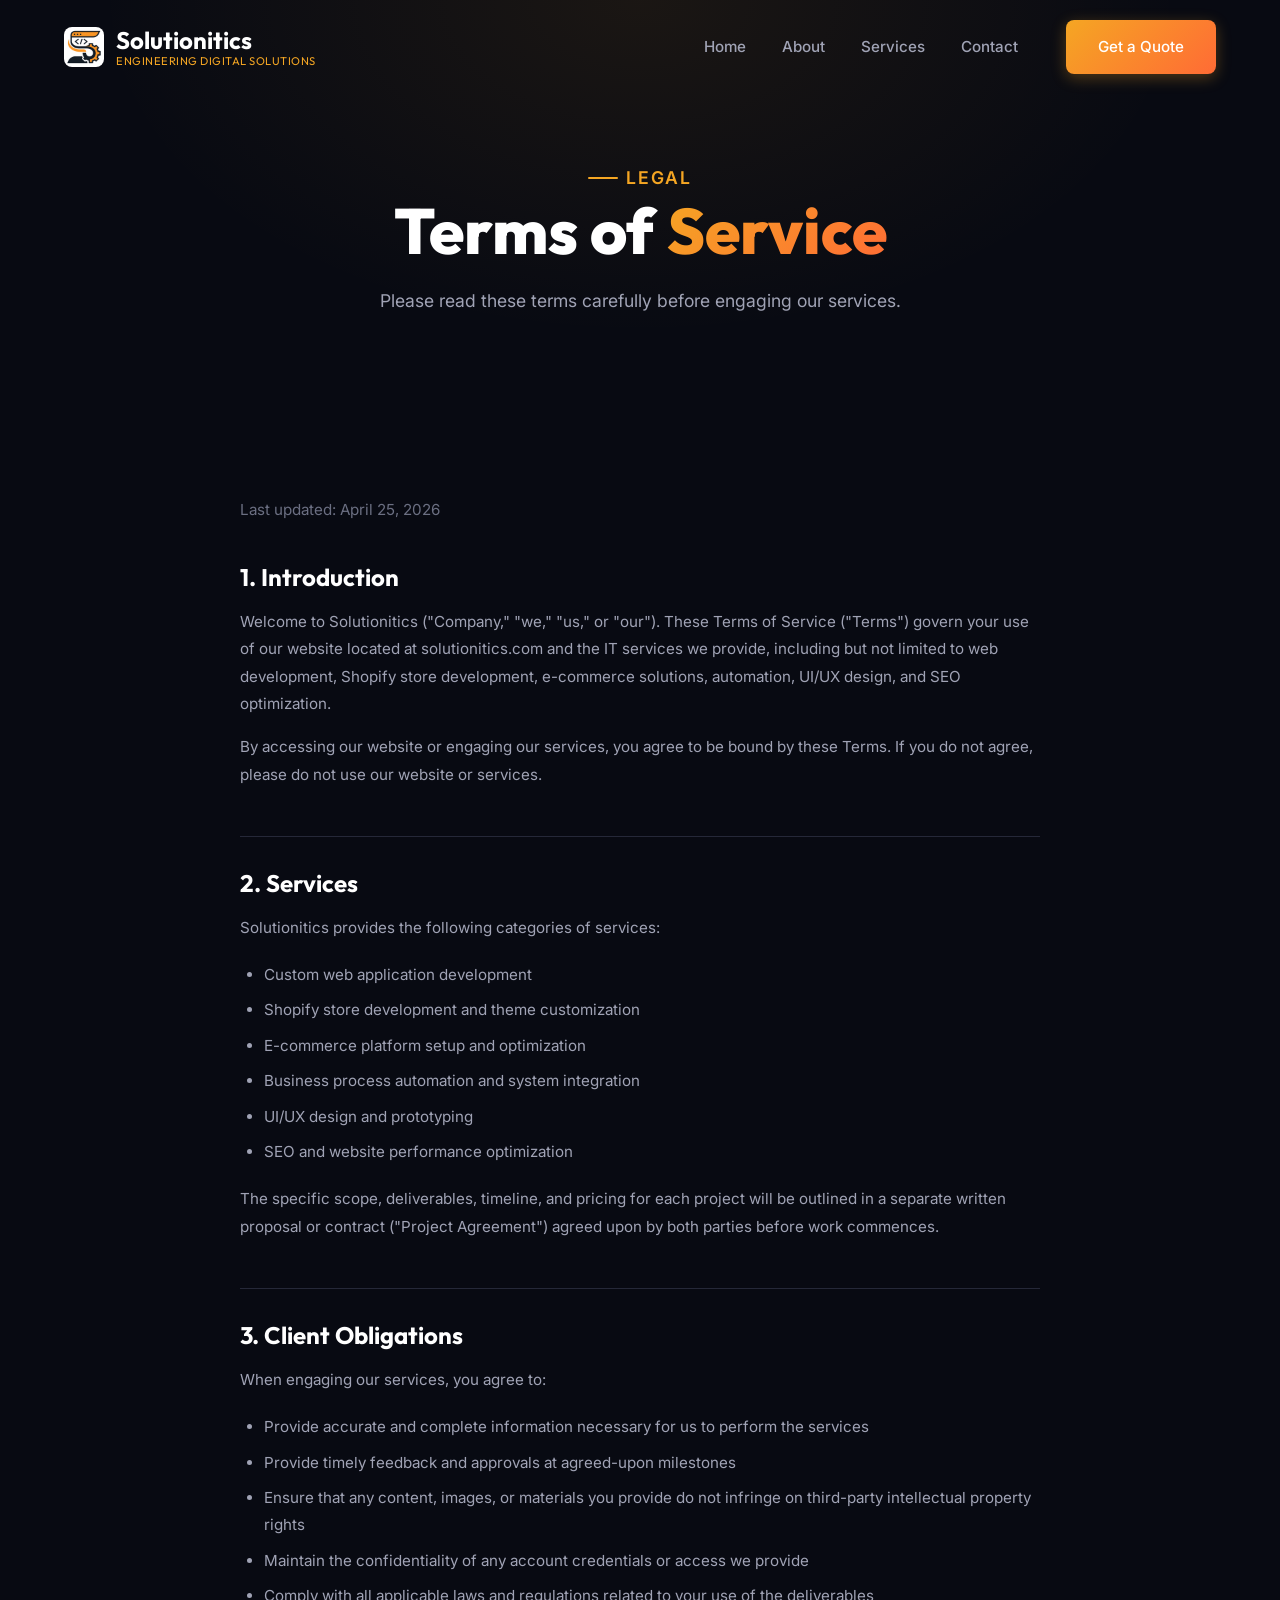
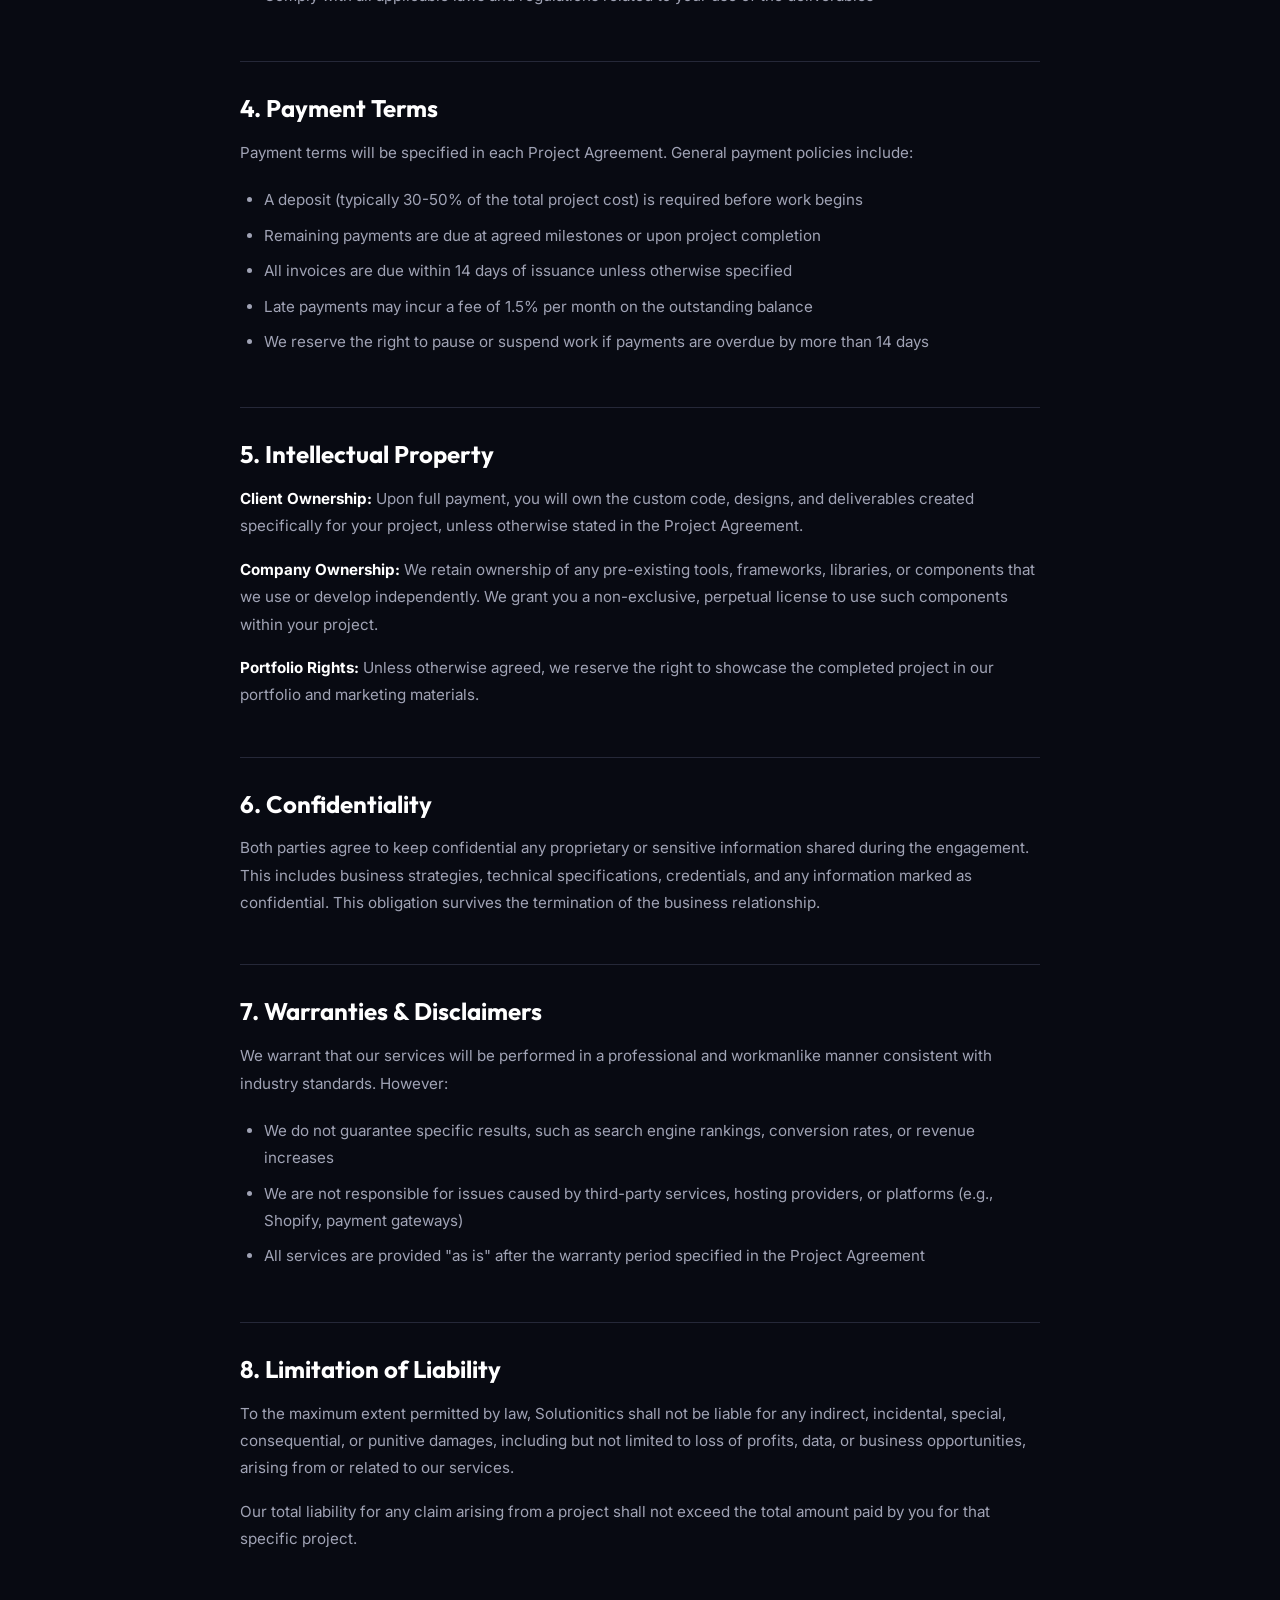
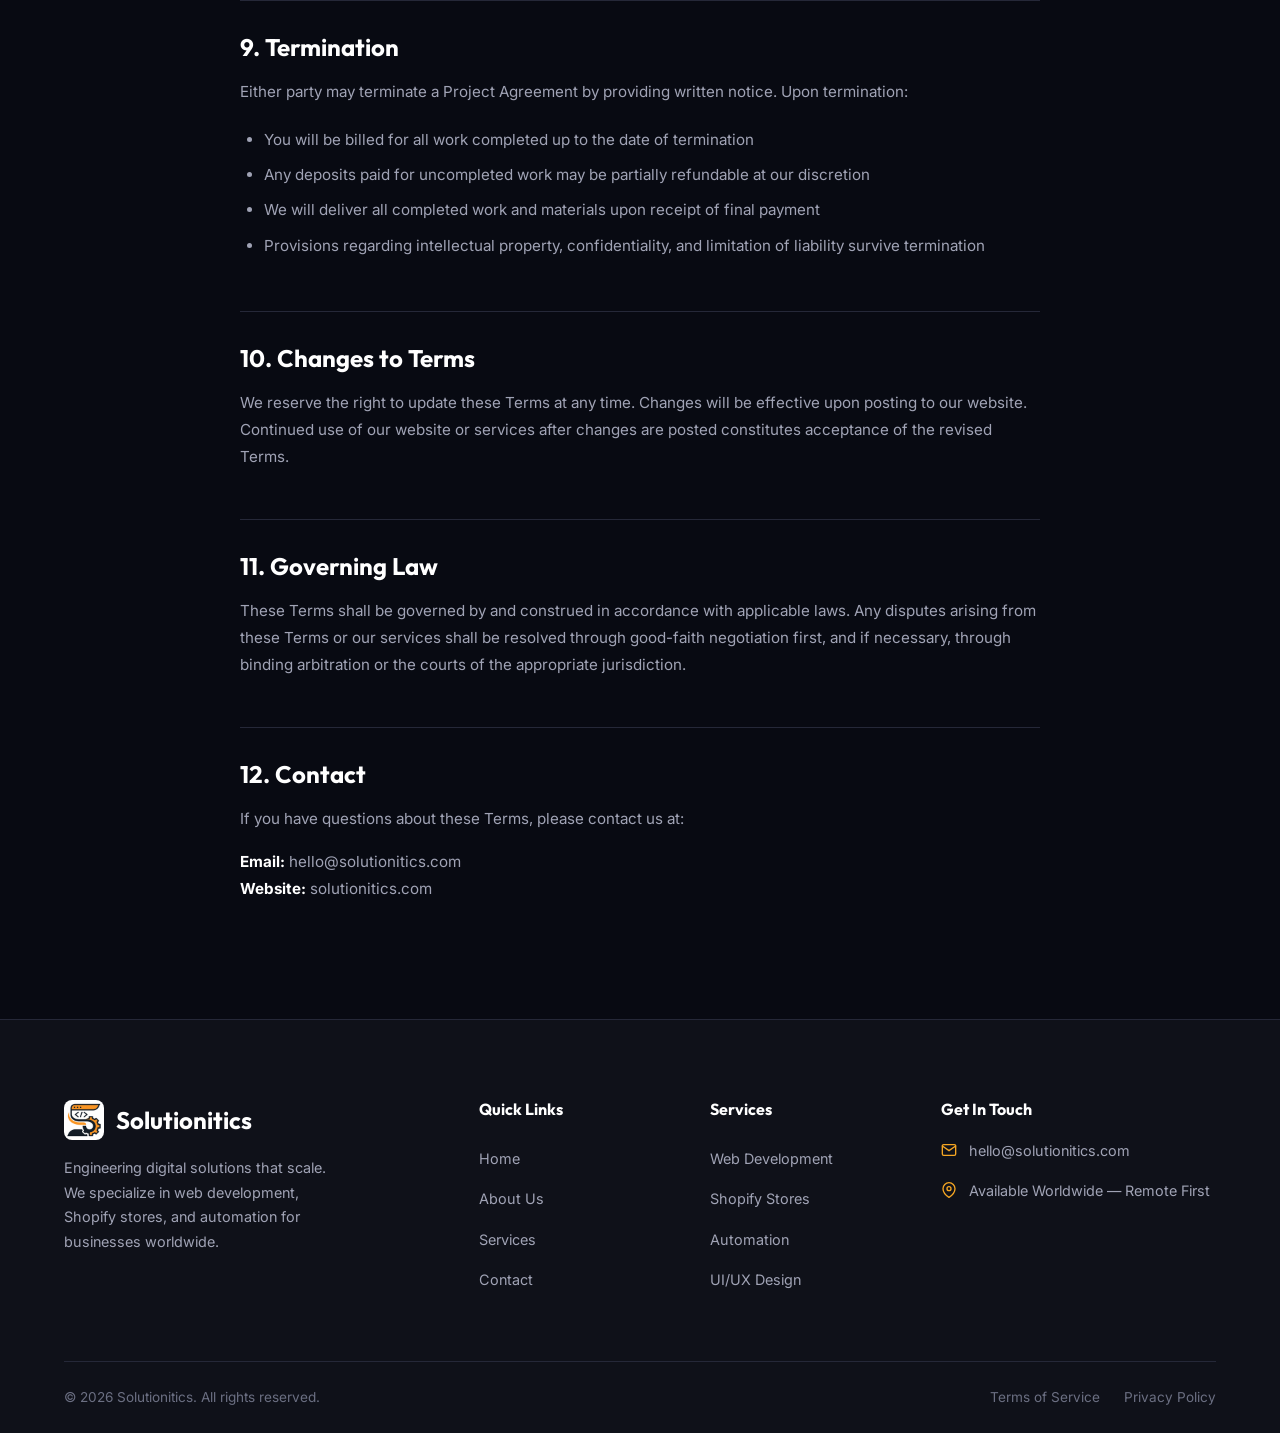
<file: terms.html>
<!DOCTYPE html>
<html lang="en">
<head>
  <meta charset="UTF-8">
  <meta name="viewport" content="width=device-width, initial-scale=1.0">
  <link rel="preconnect" href="https://fonts.googleapis.com">
  <link rel="preconnect" href="https://fonts.gstatic.com" crossorigin>
  <link rel="stylesheet" href="https://fonts.googleapis.com/css2?family=Inter:wght@300;400;500;600;700&amp;family=Outfit:wght@400;500;600;700;800&amp;display=swap">
  <title>Terms of Service — Solutionitics</title>
  <meta name="description" content="Read the Terms of Service for Solutionitics IT solutions and web development services.">
  <meta name="robots" content="index, follow">
  <link rel="canonical" href="https://solutionitics.com/terms.html">
  <link rel="stylesheet" href="css/style.css">
  <script type="text/javascript">
    (function(c,l,a,r,i,t,y){
        c[a]=c[a]||function(){(c[a].q=c[a].q||[]).push(arguments)};
        t=l.createElement(r);t.async=1;t.src="https://www.clarity.ms/tag/"+i;
        y=l.getElementsByTagName(r)[0];y.parentNode.insertBefore(t,y);
    })(window, document, "clarity", "script", "whay2vbx6r");
</script>
  <!-- Icons & PWA -->
  <link rel="icon" href="favicon.ico" sizes="any">
  <link rel="icon" type="image/png" sizes="32x32" href="assets/images/favicon-32.png">
  <link rel="icon" type="image/png" sizes="16x16" href="assets/images/favicon-16.png">
  <link rel="apple-touch-icon" href="assets/images/apple-touch-icon.png">
  <link rel="manifest" href="site.webmanifest">
  <meta name="theme-color" content="#080A12">
  <meta name="color-scheme" content="dark">
  <!-- Open Graph -->
  <meta property="og:type" content="website">
  <meta property="og:site_name" content="Solutionitics">
  <meta property="og:locale" content="en_US">
  <meta property="og:title" content="Terms of Service — Solutionitics">
  <meta property="og:description" content="The terms governing use of Solutionitics services and website.">
  <meta property="og:url" content="https://solutionitics.com/terms.html">
  <meta property="og:image" content="https://solutionitics.com/assets/images/og-image.jpg">
  <meta property="og:image:width" content="1200">
  <meta property="og:image:height" content="630">
  <meta property="og:image:alt" content="Solutionitics — Engineering Digital Solutions">
  <!-- Twitter Card -->
  <meta name="twitter:card" content="summary_large_image">
  <meta name="twitter:title" content="Terms of Service — Solutionitics">
  <meta name="twitter:description" content="The terms governing use of Solutionitics services and website.">
  <meta name="twitter:image" content="https://solutionitics.com/assets/images/og-image.jpg">
  <!-- If JS fails, never leave the page blank -->
  <noscript><style>.reveal{opacity:1!important;transform:none!important}</style></noscript>
  <script type="application/ld+json">
  {
    "@context": "https://schema.org",
    "@graph": [
    {
      "@type": "Organization",
      "@id": "https://solutionitics.com/#organization",
      "name": "Solutionitics",
      "url": "https://solutionitics.com",
      "logo": "https://solutionitics.com/assets/images/icon-512.png",
      "image": "https://solutionitics.com/assets/images/og-image.jpg",
      "description": "IT solutions company specializing in web development, Shopify stores, and automation.",
      "foundingDate": "2026",
      "areaServed": "Worldwide",
      "founder": [
        {
          "@type": "Person",
          "name": "Mohamed Sahfas",
          "jobTitle": "Co-Founder & Full Stack Developer",
          "sameAs": ["https://sahfas.github.io/", "https://github.com/sahfas"]
        },
        {
          "@type": "Person",
          "name": "Sajaath Mohamed",
          "jobTitle": "Co-Founder & Shopify Expert",
          "sameAs": [
            "https://sajaath-mohamed.online/",
            "https://github.com/mohamedsajaath",
            "https://www.linkedin.com/in/sajaathmohamed"
          ]
        }
      ],
      "contactPoint": {
        "@type": "ContactPoint",
        "email": "hello@solutionitics.com",
        "contactType": "customer service",
        "availableLanguage": ["English"]
      }
    }
    ]
  }
  </script>
</head>
<body>

  <a href="#main" class="skip-link">Skip to main content</a>


  <!-- ===== NAVIGATION ===== -->
  <nav class="navbar" id="navbar">
    <div class="nav-backdrop" id="nav-backdrop" aria-hidden="true"></div>
    <div class="container nav-inner">
      <a href="index.html" class="nav-logo" aria-label="Solutionitics — home">
        <img src="assets/images/logo.png" alt="" width="40" height="40" class="logo-img">
        <span class="logo-text-wrap">
          <span class="logo-text">Solutionitics</span>
          <span class="logo-tagline">Engineering Digital Solutions</span>
        </span>
      </a>

      <button type="button" class="hamburger" id="hamburger"
              aria-label="Open menu" aria-expanded="false" aria-controls="nav-links">
        <span></span><span></span><span></span>
      </button>

      <div class="nav-links" id="nav-links">
        <a href="index.html">Home</a>
        <a href="about.html">About</a>
        <a href="services.html">Services</a>
        <a href="contact.html">Contact</a>
        <a href="contact.html" class="btn btn-primary nav-cta">Get a Quote</a>
        <div class="nav-menu-footer">
          <span>Get in touch</span>
          <a href="mailto:hello@solutionitics.com"><svg width="16" height="16" viewBox="0 0 24 24" fill="none" stroke="currentColor" stroke-width="2" stroke-linecap="round" aria-hidden="true"><path d="M4 4h16c1.1 0 2 .9 2 2v12c0 1.1-.9 2-2 2H4c-1.1 0-2-.9-2-2V6c0-1.1.9-2 2-2z"/><polyline points="22,6 12,13 2,6"/></svg> hello@solutionitics.com</a>
        </div>
      </div>
    </div>
  </nav>

  <main id="main">

  <!-- PAGE HERO -->
  <section class="page-hero">
    <div class="container">
      <p class="section-label">Legal</p>
      <h1>Terms of <span class="gradient-text">Service</span></h1>
      <p>Please read these terms carefully before engaging our services.</p>
    </div>
  </section>

  <!-- CONTENT -->
  <section class="section">
    <div class="container">
      <div class="legal-content reveal">
        <p class="legal-meta">Last updated: April 25, 2026</p>

        <h2>1. Introduction</h2>
        <p>Welcome to Solutionitics ("Company," "we," "us," or "our"). These Terms of Service ("Terms") govern your use of our website located at solutionitics.com and the IT services we provide, including but not limited to web development, Shopify store development, e-commerce solutions, automation, UI/UX design, and SEO optimization.</p>
        <p>By accessing our website or engaging our services, you agree to be bound by these Terms. If you do not agree, please do not use our website or services.</p>

        <h2>2. Services</h2>
        <p>Solutionitics provides the following categories of services:</p>
        <ul>
          <li>Custom web application development</li>
          <li>Shopify store development and theme customization</li>
          <li>E-commerce platform setup and optimization</li>
          <li>Business process automation and system integration</li>
          <li>UI/UX design and prototyping</li>
          <li>SEO and website performance optimization</li>
        </ul>
        <p>The specific scope, deliverables, timeline, and pricing for each project will be outlined in a separate written proposal or contract ("Project Agreement") agreed upon by both parties before work commences.</p>

        <h2>3. Client Obligations</h2>
        <p>When engaging our services, you agree to:</p>
        <ul>
          <li>Provide accurate and complete information necessary for us to perform the services</li>
          <li>Provide timely feedback and approvals at agreed-upon milestones</li>
          <li>Ensure that any content, images, or materials you provide do not infringe on third-party intellectual property rights</li>
          <li>Maintain the confidentiality of any account credentials or access we provide</li>
          <li>Comply with all applicable laws and regulations related to your use of the deliverables</li>
        </ul>

        <h2>4. Payment Terms</h2>
        <p>Payment terms will be specified in each Project Agreement. General payment policies include:</p>
        <ul>
          <li>A deposit (typically 30-50% of the total project cost) is required before work begins</li>
          <li>Remaining payments are due at agreed milestones or upon project completion</li>
          <li>All invoices are due within 14 days of issuance unless otherwise specified</li>
          <li>Late payments may incur a fee of 1.5% per month on the outstanding balance</li>
          <li>We reserve the right to pause or suspend work if payments are overdue by more than 14 days</li>
        </ul>

        <h2>5. Intellectual Property</h2>
        <p><strong>Client Ownership:</strong> Upon full payment, you will own the custom code, designs, and deliverables created specifically for your project, unless otherwise stated in the Project Agreement.</p>
        <p><strong>Company Ownership:</strong> We retain ownership of any pre-existing tools, frameworks, libraries, or components that we use or develop independently. We grant you a non-exclusive, perpetual license to use such components within your project.</p>
        <p><strong>Portfolio Rights:</strong> Unless otherwise agreed, we reserve the right to showcase the completed project in our portfolio and marketing materials.</p>

        <h2>6. Confidentiality</h2>
        <p>Both parties agree to keep confidential any proprietary or sensitive information shared during the engagement. This includes business strategies, technical specifications, credentials, and any information marked as confidential. This obligation survives the termination of the business relationship.</p>

        <h2>7. Warranties & Disclaimers</h2>
        <p>We warrant that our services will be performed in a professional and workmanlike manner consistent with industry standards. However:</p>
        <ul>
          <li>We do not guarantee specific results, such as search engine rankings, conversion rates, or revenue increases</li>
          <li>We are not responsible for issues caused by third-party services, hosting providers, or platforms (e.g., Shopify, payment gateways)</li>
          <li>All services are provided "as is" after the warranty period specified in the Project Agreement</li>
        </ul>

        <h2>8. Limitation of Liability</h2>
        <p>To the maximum extent permitted by law, Solutionitics shall not be liable for any indirect, incidental, special, consequential, or punitive damages, including but not limited to loss of profits, data, or business opportunities, arising from or related to our services.</p>
        <p>Our total liability for any claim arising from a project shall not exceed the total amount paid by you for that specific project.</p>

        <h2>9. Termination</h2>
        <p>Either party may terminate a Project Agreement by providing written notice. Upon termination:</p>
        <ul>
          <li>You will be billed for all work completed up to the date of termination</li>
          <li>Any deposits paid for uncompleted work may be partially refundable at our discretion</li>
          <li>We will deliver all completed work and materials upon receipt of final payment</li>
          <li>Provisions regarding intellectual property, confidentiality, and limitation of liability survive termination</li>
        </ul>

        <h2>10. Changes to Terms</h2>
        <p>We reserve the right to update these Terms at any time. Changes will be effective upon posting to our website. Continued use of our website or services after changes are posted constitutes acceptance of the revised Terms.</p>

        <h2>11. Governing Law</h2>
        <p>These Terms shall be governed by and construed in accordance with applicable laws. Any disputes arising from these Terms or our services shall be resolved through good-faith negotiation first, and if necessary, through binding arbitration or the courts of the appropriate jurisdiction.</p>

        <h2>12. Contact</h2>
        <p>If you have questions about these Terms, please contact us at:</p>
        <p><strong>Email:</strong> hello@solutionitics.com<br><strong>Website:</strong> solutionitics.com</p>
      </div>
    </div>
  </section>

  </main>

  <!-- ===== FOOTER ===== -->
  <footer class="footer">
    <div class="container">
      <div class="footer-grid">
        <div class="footer-brand">
          <a href="index.html" class="nav-logo" aria-label="Solutionitics — home">
            <img src="assets/images/logo.png" alt="" width="40" height="40" class="logo-img">
            <span class="logo-text">Solutionitics</span>
          </a>
          <p>Engineering digital solutions that scale. We specialize in web development, Shopify stores, and automation for businesses worldwide.</p>
        </div>
        <div>
          <h4>Quick Links</h4>
          <div class="footer-links">
            <a href="index.html">Home</a>
            <a href="about.html">About Us</a>
            <a href="services.html">Services</a>
            <a href="contact.html">Contact</a>
          </div>
        </div>
        <div>
          <h4>Services</h4>
          <div class="footer-links">
            <a href="services.html">Web Development</a>
            <a href="services.html">Shopify Stores</a>
            <a href="services.html">Automation</a>
            <a href="services.html">UI/UX Design</a>
          </div>
        </div>
        <div>
          <h4>Get In Touch</h4>
          <div class="footer-contact-item">
            <svg width="16" height="16" viewBox="0 0 24 24" fill="none" stroke="currentColor" stroke-width="2" stroke-linecap="round" aria-hidden="true"><path d="M4 4h16c1.1 0 2 .9 2 2v12c0 1.1-.9 2-2 2H4c-1.1 0-2-.9-2-2V6c0-1.1.9-2 2-2z"/><polyline points="22,6 12,13 2,6"/></svg>
            <a href="mailto:hello@solutionitics.com">hello@solutionitics.com</a>
          </div>
          <div class="footer-contact-item">
            <svg width="16" height="16" viewBox="0 0 24 24" fill="none" stroke="currentColor" stroke-width="2" stroke-linecap="round" aria-hidden="true"><path d="M21 10c0 7-9 13-9 13s-9-6-9-13a9 9 0 0118 0z"/><circle cx="12" cy="10" r="3"/></svg>
            <span>Available Worldwide — Remote First</span>
          </div>
        </div>
      </div>
      <div class="footer-bottom">
        <span>&copy; <span data-current-year>2026</span> Solutionitics. All rights reserved.</span>
        <div class="footer-legal">
          <a href="terms.html">Terms of Service</a>
          <a href="privacy.html">Privacy Policy</a>
        </div>
      </div>
    </div>
  </footer>
  <script src="js/main.js"></script>
</body>
</html>
</file>
<file: css/style.css>
/* ============================================
   SOLUTIONITICS — Design System
   Dark theme with orange (#F5A623) accents

   Fonts are loaded via <link rel="preconnect"/"stylesheet"> in each
   page's <head>, not @import — an @import here forces the browser to
   fetch this file, parse it, and only then discover the fonts,
   serialising two round trips before any text can paint.
   ============================================ */

/* --- 1. CSS Variables --- */
:root {
  --bg-primary: #080A12;
  --bg-secondary: #0F1119;
  --bg-card: #161822;
  --bg-card-hover: #1C1E2C;
  --border: #252838;
  --border-light: #2E3148;
  --text-primary: #FFFFFF;
  --text-secondary: #A0A3B5;
  --text-tertiary: #6B6F82;
  --accent: #F5A623;
  --accent-light: #FFBA4C;
  --accent-dark: #D48B0F;
  --accent-glow: rgba(245, 166, 35, 0.15);
  --accent-glow-strong: rgba(245, 166, 35, 0.3);
  --gradient-accent: linear-gradient(135deg, #F5A623, #FF6B35);
  --gradient-bg: linear-gradient(135deg, #0F1119 0%, #080A12 50%, #0D0A1A 100%);
  --gradient-card: linear-gradient(135deg, rgba(245,166,35,0.05), rgba(255,107,53,0.02));
  --radius-sm: 8px;
  --radius-md: 12px;
  --radius-lg: 20px;
  --radius-xl: 28px;
  --shadow-card: 0 4px 24px rgba(0,0,0,0.3);
  --shadow-glow: 0 0 30px rgba(245,166,35,0.15);
  --transition: 0.3s cubic-bezier(0.4, 0, 0.2, 1);
  --font-heading: 'Outfit', system-ui, -apple-system, 'Segoe UI', sans-serif;
  --font-body: 'Inter', system-ui, -apple-system, 'Segoe UI', sans-serif;
  --nav-height: 80px;
  --tap-target: 48px;
}

/* --- 2. Reset & Base --- */
*, *::before, *::after { box-sizing: border-box; margin: 0; padding: 0; }
html {
  font-size: 16px;
  /* keep anchored sections clear of the fixed navbar */
  scroll-padding-top: calc(var(--nav-height) + 16px);
  -webkit-text-size-adjust: 100%;
}
body {
  font-family: var(--font-body);
  background: var(--bg-primary);
  color: var(--text-secondary);
  line-height: 1.7;
  overflow-x: hidden;
  -webkit-font-smoothing: antialiased;
  -webkit-tap-highlight-color: transparent;
}
img { max-width: 100%; height: auto; display: block; }
a { color: var(--accent); text-decoration: none; transition: var(--transition); }
a:hover { color: var(--accent-light); }
ul, ol { list-style: none; }
button { cursor: pointer; font-family: var(--font-body); border: none; background: none; color: inherit; }
::selection { background: var(--accent); color: var(--bg-primary); }

/* Visible keyboard focus — the site had none before. */
:focus-visible {
  outline: 2px solid var(--accent);
  outline-offset: 3px;
  border-radius: 4px;
}
:focus:not(:focus-visible) { outline: none; }

/* Skip link for keyboard and screen-reader users */
.skip-link {
  position: absolute; left: 12px; top: -100px; z-index: 1200;
  background: var(--accent); color: var(--bg-primary);
  padding: 12px 20px; border-radius: var(--radius-sm);
  font-weight: 600; transition: top var(--transition);
}
.skip-link:focus { top: 12px; color: var(--bg-primary); }

.visually-hidden {
  position: absolute !important; width: 1px; height: 1px;
  padding: 0; margin: -1px; overflow: hidden;
  clip: rect(0 0 0 0); white-space: nowrap; border: 0;
}

/* --- 3. Typography --- */
h1, h2, h3, h4, h5, h6 { font-family: var(--font-heading); color: var(--text-primary); line-height: 1.2; font-weight: 700; }
h1 { font-size: clamp(2.15rem, 5vw, 4rem); font-weight: 800; }
h2 { font-size: clamp(1.75rem, 4vw, 3rem); }
h3 { font-size: clamp(1.25rem, 2.5vw, 1.75rem); }
h4 { font-size: 1.25rem; }
p { margin-bottom: 1rem; }
.gradient-text {
  background: var(--gradient-accent);
  -webkit-background-clip: text;
  -webkit-text-fill-color: transparent;
  background-clip: text;
}
.section-label {
  display: inline-flex; align-items: center; gap: 8px;
  font-size: 0.85rem; font-weight: 600; text-transform: uppercase;
  letter-spacing: 2px; color: var(--accent); margin-bottom: 16px;
}
.section-label::before {
  content: ''; width: 30px; height: 2px; background: var(--accent); border-radius: 2px;
  flex-shrink: 0;
}

/* --- 4. Layout --- */
.container { width: 100%; max-width: 1200px; margin: 0 auto; padding: 0 24px; }
.section { padding: 100px 0; position: relative; }
.section-header { text-align: center; max-width: 680px; margin: 0 auto 60px; }
.section-header p { color: var(--text-secondary); margin-top: 16px; font-size: 1.05rem; }
.grid-2 { display: grid; grid-template-columns: repeat(2, 1fr); gap: 32px; }
.grid-3 { display: grid; grid-template-columns: repeat(3, 1fr); gap: 32px; }
.grid-4 { display: grid; grid-template-columns: repeat(4, 1fr); gap: 24px; }
.flex-center { display: flex; align-items: center; justify-content: center; }

/* --- 5. Buttons --- */
.btn {
  display: inline-flex; align-items: center; justify-content: center; gap: 8px;
  padding: 14px 32px; border-radius: var(--radius-sm);
  font-weight: 600; font-size: 0.95rem; min-height: var(--tap-target);
  transition: var(--transition); position: relative; overflow: hidden;
  text-align: center;
}
.btn-primary {
  background: var(--gradient-accent); color: var(--bg-primary);
  box-shadow: 0 4px 15px rgba(245,166,35,0.3);
}
.btn-primary:hover {
  transform: translateY(-2px); color: var(--bg-primary);
  box-shadow: 0 8px 25px rgba(245,166,35,0.4);
}
.btn-primary:active { transform: translateY(0); }
.btn-primary[disabled] { opacity: 0.65; cursor: not-allowed; transform: none; }
.btn-secondary {
  background: transparent; color: var(--text-primary);
  border: 1px solid var(--border-light);
}
.btn-secondary:hover {
  border-color: var(--accent); color: var(--accent);
  background: var(--accent-glow); transform: translateY(-2px);
}
.btn-secondary:active { transform: translateY(0); }

/* --- 6. Navigation --- */
.navbar {
  position: fixed; top: 0; left: 0; width: 100%; z-index: 1000;
  padding: 20px 0; transition: var(--transition);
  padding-top: max(20px, env(safe-area-inset-top));
}
.navbar.scrolled {
  background: rgba(8, 10, 18, 0.9); backdrop-filter: blur(20px);
  -webkit-backdrop-filter: blur(20px);
  border-bottom: 1px solid var(--border); padding: 12px 0;
}
.nav-inner { display: flex; align-items: center; justify-content: space-between; gap: 16px; }
.nav-logo {
  display: flex; align-items: center; gap: 12px;
  font-family: var(--font-heading); font-size: 1.5rem; font-weight: 700;
  color: var(--text-primary); flex-shrink: 0;
}
.nav-logo:hover { color: var(--text-primary); }
.logo-img { height: 40px; width: 40px; border-radius: 8px; flex-shrink: 0; }
.logo-text-wrap { display: flex; flex-direction: column; line-height: 1.2; }
.logo-text { color: var(--text-primary); }
.logo-tagline { font-size: 0.7rem; font-weight: 400; color: var(--accent); text-transform: uppercase; letter-spacing: 0.5px; }
.nav-links { display: flex; align-items: center; gap: 36px; }
.nav-links a { color: var(--text-secondary); font-size: 0.95rem; font-weight: 500; position: relative; }
.nav-links a::after {
  content: ''; position: absolute; bottom: -4px; left: 0; width: 0; height: 2px;
  background: var(--accent); transition: var(--transition);
}
.nav-links a:hover, .nav-links a.active { color: var(--text-primary); }
.nav-links a:hover::after, .nav-links a.active::after { width: 100%; }
/* the CTA is a button, never an underlined section link */
.nav-cta { margin-left: 12px; color: var(--text-primary) !important; }
.nav-cta::after, .nav-cta:hover::after { display: none; content: none; }

.nav-menu-footer { display: none; }

.hamburger {
  display: none; flex-direction: column; gap: 5px; align-items: center; justify-content: center;
  width: var(--tap-target); height: var(--tap-target);
  margin-right: -8px; padding: 0;
  cursor: pointer; z-index: 1001; border-radius: var(--radius-sm);
}
.hamburger span {
  width: 24px; height: 2px; background: var(--text-primary);
  transition: var(--transition); border-radius: 2px; display: block;
}
.hamburger.active span:nth-child(1) { transform: rotate(45deg) translate(5px, 5px); }
.hamburger.active span:nth-child(2) { opacity: 0; }
.hamburger.active span:nth-child(3) { transform: rotate(-45deg) translate(5px, -5px); }

.nav-backdrop {
  position: fixed; inset: 0; z-index: 998;
  background: rgba(4, 5, 10, 0.65);
  backdrop-filter: blur(4px); -webkit-backdrop-filter: blur(4px);
  opacity: 0; visibility: hidden;
  transition: opacity var(--transition), visibility var(--transition);
}
body.nav-open .nav-backdrop { opacity: 1; visibility: visible; }

/* --- 7. Hero Section --- */
.hero {
  min-height: 100vh;
  min-height: 100svh; /* avoids the mobile URL-bar jump */
  display: flex; align-items: center;
  position: relative; overflow: hidden; padding-top: var(--nav-height);
}
.hero-bg {
  position: absolute; inset: 0; z-index: 0;
  background: radial-gradient(ellipse at 20% 50%, rgba(245,166,35,0.08) 0%, transparent 60%),
              radial-gradient(ellipse at 80% 20%, rgba(255,107,53,0.05) 0%, transparent 50%),
              var(--bg-primary);
}
#particles-canvas { position: absolute; inset: 0; z-index: 1; }
.hero-content { position: relative; z-index: 2; text-align: center; max-width: 860px; margin: 0 auto; padding: 60px 24px; }
.hero h1 { margin-bottom: 24px; }
.hero p { font-size: 1.15rem; color: var(--text-secondary); max-width: 600px; margin: 0 auto 40px; }
.hero-btns { display: flex; gap: 16px; justify-content: center; flex-wrap: wrap; }
.hero-stats {
  display: flex; justify-content: center; gap: 48px; margin-top: 80px;
  padding-top: 40px; border-top: 1px solid var(--border);
}
.hero-stat h3 { font-size: 2.5rem; color: var(--accent); font-weight: 800; }
.hero-stat p { font-size: 0.9rem; color: var(--text-tertiary); margin: 0; }
/* attributes the headline figures to the founders, so they read as a
   verifiable track record rather than a 2026 startup's inflated claim */
.hero-stats-note {
  margin: 20px 0 0; font-size: 0.8rem; color: var(--text-tertiary);
  text-align: center; opacity: 0.85;
}

/* --- 8. Service Cards --- */
.service-card {
  background: var(--bg-card); border: 1px solid var(--border);
  border-radius: var(--radius-lg); padding: 40px 32px;
  transition: var(--transition); position: relative; overflow: hidden;
}
.service-card::before {
  content: ''; position: absolute; top: 0; left: 0; right: 0; height: 3px;
  background: var(--gradient-accent); transform: scaleX(0);
  transition: var(--transition); transform-origin: left;
}
.service-card:hover {
  transform: translateY(-8px); border-color: rgba(245,166,35,0.3);
  box-shadow: var(--shadow-glow); background: var(--bg-card-hover);
}
.service-card:hover::before { transform: scaleX(1); }
.service-icon {
  width: 56px; height: 56px; border-radius: var(--radius-md);
  background: var(--accent-glow); display: flex; align-items: center; justify-content: center;
  margin-bottom: 24px; color: var(--accent); font-size: 24px;
}
.service-card h3 { margin-bottom: 12px; font-size: 1.2rem; }
.service-card p { font-size: 0.95rem; color: var(--text-secondary); margin: 0; }

/* --- 9. Features / Why Choose Us --- */
.features-grid { display: grid; grid-template-columns: repeat(2, 1fr); gap: 24px; }
.feature-item {
  display: flex; gap: 20px; padding: 28px;
  background: var(--bg-card); border: 1px solid var(--border);
  border-radius: var(--radius-md); transition: var(--transition);
}
.feature-item:hover { border-color: rgba(245,166,35,0.2); transform: translateY(-4px); }
.feature-icon {
  flex-shrink: 0; width: 48px; height: 48px; border-radius: var(--radius-sm);
  background: var(--accent-glow); display: flex; align-items: center; justify-content: center;
  color: var(--accent); font-size: 20px;
}
.feature-item h4 { margin-bottom: 8px; font-size: 1.05rem; }
.feature-item p { font-size: 0.9rem; margin: 0; }

/* --- 10. Team Section --- */
.team-grid { display: grid; grid-template-columns: repeat(2, 1fr); gap: 32px; max-width: 800px; margin: 0 auto; }
.team-card {
  text-align: center; padding: 48px 32px;
  background: var(--bg-card); border: 1px solid var(--border);
  border-radius: var(--radius-lg); transition: var(--transition);
}
.team-card:hover { transform: translateY(-8px); border-color: rgba(245,166,35,0.3); box-shadow: var(--shadow-glow); }
.team-avatar {
  width: 100px; height: 100px; border-radius: 50%; margin: 0 auto 24px;
  background: var(--gradient-accent); display: flex; align-items: center; justify-content: center;
  font-family: var(--font-heading); font-size: 2rem; font-weight: 700; color: var(--bg-primary);
}
.team-card h3 { margin-bottom: 4px; }
.team-card .role { color: var(--accent); font-size: 0.9rem; font-weight: 500; margin-bottom: 16px; }
.team-card p { font-size: 0.9rem; }
.team-links { display: flex; gap: 12px; justify-content: center; margin-top: 20px; }
.team-links a {
  width: 44px; height: 44px; border-radius: 50%; border: 1px solid var(--border);
  display: flex; align-items: center; justify-content: center;
  color: var(--text-secondary); transition: var(--transition); font-size: 14px;
}
.team-links a:hover { border-color: var(--accent); color: var(--accent); background: var(--accent-glow); }

/* --- 11. Testimonials --- */
.testimonials-wrapper { position: relative; max-width: 700px; margin: 0 auto; overflow: hidden; }
.testimonial-track { display: flex; transition: transform 0.5s cubic-bezier(0.4, 0, 0.2, 1); }
.testimonial-slide { min-width: 100%; padding: 0 20px; }
.testimonial-card {
  background: var(--bg-card); border: 1px solid var(--border);
  border-radius: var(--radius-lg); padding: 40px; text-align: center;
}
.testimonial-card .stars { color: var(--accent); font-size: 1.2rem; margin-bottom: 20px; letter-spacing: 4px; }
.testimonial-card blockquote { font-size: 1.05rem; color: var(--text-secondary); line-height: 1.8; font-style: italic; margin-bottom: 24px; }
.testimonial-card .author { font-weight: 600; color: var(--text-primary); margin-bottom: 0; }
.testimonial-card .company { font-size: 0.85rem; color: var(--text-tertiary); }
.testimonial-dots { display: flex; justify-content: center; gap: 6px; margin-top: 32px; }
.testimonial-dots .dot {
  width: var(--tap-target); height: 32px; padding: 0;
  background: none; border: none; cursor: pointer;
  display: flex; align-items: center; justify-content: center;
}
.testimonial-dots .dot::before {
  content: ''; width: 10px; height: 10px; border-radius: 50%;
  background: var(--border); transition: var(--transition);
}
.testimonial-dots .dot.active::before { background: var(--accent); box-shadow: 0 0 10px rgba(245,166,35,0.4); }
.testimonial-dots .dot:hover::before { background: var(--accent-light); }

/* --- 12. CTA Section --- */
.cta-section {
  text-align: center; padding: 100px 0; position: relative; overflow: hidden;
  background: linear-gradient(135deg, rgba(245,166,35,0.06) 0%, transparent 50%, rgba(255,107,53,0.04) 100%);
}
.cta-section h2 { margin-bottom: 16px; }
.cta-section p { max-width: 500px; margin: 0 auto 32px; }

/* --- 13. Footer --- */
.footer {
  background: var(--bg-secondary); border-top: 1px solid var(--border); padding: 80px 0 0;
}
.footer-grid { display: grid; grid-template-columns: 2fr 1fr 1fr 1.5fr; gap: 48px; margin-bottom: 60px; }
.footer-brand p { font-size: 0.9rem; margin-top: 16px; max-width: 280px; }
.footer h4 { font-size: 1rem; margin-bottom: 20px; color: var(--text-primary); }
.footer-links a { display: block; color: var(--text-secondary); font-size: 0.9rem; padding: 8px 0; }
.footer-links a:hover { color: var(--accent); padding-left: 4px; }
.footer-contact-item { display: flex; gap: 12px; align-items: flex-start; margin-bottom: 16px; font-size: 0.9rem; }
.footer-contact-item svg { flex-shrink: 0; color: var(--accent); margin-top: 3px; }
.footer-contact-item a { color: var(--text-secondary); }
.footer-contact-item a:hover { color: var(--accent); }
.footer-bottom {
  border-top: 1px solid var(--border); padding: 24px 0;
  padding-bottom: max(24px, env(safe-area-inset-bottom));
  display: flex; justify-content: space-between; align-items: center;
  font-size: 0.85rem; color: var(--text-tertiary); gap: 12px; flex-wrap: wrap;
}
.footer-legal { display: flex; gap: 24px; }
.footer-legal a { color: var(--text-tertiary); }
.footer-legal a:hover { color: var(--accent); }

/* --- 14. About Page --- */
.page-hero {
  padding: 160px 0 80px; text-align: center; position: relative;
  background: radial-gradient(ellipse at 50% 0%, rgba(245,166,35,0.08), transparent 60%);
}
.page-hero h1 { margin-bottom: 16px; }
.page-hero p { max-width: 600px; margin: 0 auto; font-size: 1.1rem; }
.about-story { display: grid; grid-template-columns: 1fr 1fr; gap: 60px; align-items: center; }
.about-story p { font-size: 1.05rem; }
.about-values .value-card { padding: 32px; background: var(--bg-card); border: 1px solid var(--border); border-radius: var(--radius-md); height: 100%; }
.about-values .value-card h4 { margin-bottom: 8px; }
.tech-grid { display: flex; flex-wrap: wrap; gap: 12px; justify-content: center; }
.tech-tag {
  padding: 10px 20px; background: var(--bg-card); border: 1px solid var(--border);
  border-radius: 50px; font-size: 0.85rem; font-weight: 500; color: var(--text-secondary);
  transition: var(--transition);
}
.tech-tag:hover { border-color: var(--accent); color: var(--accent); background: var(--accent-glow); }

/* --- 15. Services Detail Page --- */
.service-detail {
  display: grid; grid-template-columns: 1fr 1fr; gap: 60px; align-items: center;
  padding: 60px 0; border-bottom: 1px solid var(--border);
}
.service-detail:nth-child(even) { direction: rtl; }
.service-detail:nth-child(even) > * { direction: ltr; }
.service-detail:last-child { border: none; }
.service-detail-icon {
  width: 80px; height: 80px; border-radius: var(--radius-lg);
  background: var(--accent-glow); display: flex; align-items: center; justify-content: center;
  color: var(--accent); font-size: 36px; margin-bottom: 24px;
}
.service-detail h3 { font-size: 1.5rem; margin-bottom: 16px; }
.service-detail ul { margin-top: 20px; }
.service-detail li {
  padding: 8px 0; padding-left: 24px; position: relative;
  color: var(--text-secondary); font-size: 0.95rem;
}
.service-detail li::before {
  content: ''; position: absolute; left: 0; top: 16px;
  width: 8px; height: 8px; border-radius: 50%;
  background: var(--accent);
}
.service-visual {
  background: var(--bg-card); border: 1px solid var(--border);
  border-radius: var(--radius-lg); padding: 48px;
  display: flex; align-items: center; justify-content: center;
  min-height: 300px; position: relative; overflow: hidden;
}
.service-visual::before {
  content: ''; position: absolute; inset: 0;
  background: var(--gradient-card); z-index: 0;
}
.service-visual svg { position: relative; z-index: 1; }

/* --- 16. Contact Page --- */
.contact-grid { display: grid; grid-template-columns: 1fr 1.2fr; gap: 60px; align-items: start; }
.contact-info-card {
  display: flex; gap: 16px; padding: 24px;
  background: var(--bg-card); border: 1px solid var(--border);
  border-radius: var(--radius-md); margin-bottom: 16px; transition: var(--transition);
}
.contact-info-card:hover { border-color: rgba(245,166,35,0.3); }
.contact-info-icon {
  flex-shrink: 0; width: 48px; height: 48px; border-radius: var(--radius-sm);
  background: var(--accent-glow); display: flex; align-items: center; justify-content: center;
  color: var(--accent);
}
.contact-info-card h4 { font-size: 0.95rem; margin-bottom: 4px; }
.contact-info-card p { font-size: 0.9rem; margin: 0; }
.contact-info-card a { color: var(--text-secondary); word-break: break-word; }
.contact-info-card a:hover { color: var(--accent); }
.contact-form {
  background: var(--bg-card); border: 1px solid var(--border);
  border-radius: var(--radius-lg); padding: 40px;
}
.form-group { margin-bottom: 20px; }
.form-group label { display: block; font-size: 0.9rem; font-weight: 500; color: var(--text-primary); margin-bottom: 8px; }
.form-group input, .form-group select, .form-group textarea {
  width: 100%; padding: 14px 16px; background: var(--bg-secondary);
  border: 1px solid var(--border); border-radius: var(--radius-sm);
  color: var(--text-primary); font-family: var(--font-body);
  /* 16px minimum — anything smaller makes iOS Safari zoom on focus */
  font-size: 16px;
  min-height: var(--tap-target);
  transition: var(--transition);
}
.form-group input:focus, .form-group select:focus, .form-group textarea:focus {
  outline: none; border-color: var(--accent); box-shadow: 0 0 0 3px var(--accent-glow);
}
.form-group textarea { min-height: 140px; resize: vertical; }
.form-group input::placeholder, .form-group textarea::placeholder { color: var(--text-tertiary); }
.form-row { display: grid; grid-template-columns: 1fr 1fr; gap: 20px; }
.form-message { padding: 12px 16px; border-radius: var(--radius-sm); margin-top: 16px; font-size: 0.9rem; display: none; }
.form-message.success { display: block; background: rgba(34,197,94,0.1); color: #22C55E; border: 1px solid rgba(34,197,94,0.2); }
.form-message.error { display: block; background: rgba(239,68,68,0.1); color: #EF4444; border: 1px solid rgba(239,68,68,0.2); }
.form-note { font-size: 0.8rem; color: var(--text-tertiary); margin: 16px 0 0; text-align: center; }

/* --- 17. Legal & 404 Pages --- */
.legal-content { max-width: 800px; margin: 0 auto; }
.legal-content h2 { font-size: 1.5rem; margin: 48px 0 16px; padding-top: 32px; border-top: 1px solid var(--border); }
.legal-content h2:first-of-type { border: none; margin-top: 0; padding-top: 0; }
.legal-content p, .legal-content li { font-size: 0.95rem; line-height: 1.8; }
.legal-content ul { padding-left: 24px; margin: 16px 0; }
.legal-content li { padding: 4px 0; list-style: disc; color: var(--text-secondary); }
.legal-content strong { color: var(--text-primary); }
.legal-meta { font-size: 0.85rem; color: var(--text-tertiary); margin-bottom: 40px; }

.error-code {
  font-family: var(--font-heading); font-weight: 800;
  font-size: clamp(5rem, 20vw, 10rem); line-height: 1;
  background: var(--gradient-accent);
  -webkit-background-clip: text; -webkit-text-fill-color: transparent; background-clip: text;
  margin-bottom: 8px;
}

/* --- 18. Animations --- */
@keyframes fadeInUp { from { opacity: 0; transform: translateY(30px); } to { opacity: 1; transform: translateY(0); } }
@keyframes fadeIn { from { opacity: 0; } to { opacity: 1; } }
@keyframes float { 0%,100% { transform: translateY(0); } 50% { transform: translateY(-10px); } }
@keyframes pulse-glow { 0%,100% { box-shadow: 0 0 20px rgba(245,166,35,0.2); } 50% { box-shadow: 0 0 40px rgba(245,166,35,0.4); } }
@keyframes navItemIn { from { opacity: 0; transform: translateX(24px); } to { opacity: 1; transform: translateX(0); } }

.reveal { opacity: 0; transform: translateY(30px); transition: opacity 0.7s ease, transform 0.7s ease; }
.reveal.visible { opacity: 1; transform: translateY(0); }
.reveal-delay-1 { transition-delay: 0.1s; }
.reveal-delay-2 { transition-delay: 0.2s; }
.reveal-delay-3 { transition-delay: 0.3s; }
.reveal-delay-4 { transition-delay: 0.4s; }
.reveal-delay-5 { transition-delay: 0.5s; }

/* Smooth scrolling is opt-in only for visitors who haven't asked for less motion. */
@media (prefers-reduced-motion: no-preference) {
  html { scroll-behavior: smooth; }
}

/* --- 19. Responsive --- */
@media (max-width: 1024px) {
  .grid-3 { grid-template-columns: repeat(2, 1fr); }
  .grid-4 { grid-template-columns: repeat(2, 1fr); }
  .footer-grid { grid-template-columns: repeat(2, 1fr); gap: 40px; }
  .about-story { grid-template-columns: 1fr; gap: 40px; }
  .service-detail { grid-template-columns: 1fr; gap: 32px; }
  .service-detail:nth-child(even) { direction: ltr; }
  .contact-grid { grid-template-columns: 1fr; gap: 40px; }
}

/* ---- Mobile navigation panel ----
   Breakpoint is 900px: below that the logo + tagline, four links and
   the CTA no longer fit on one row without crowding. */
@media (max-width: 900px) {
  .hamburger { display: flex; }

  .nav-links {
    position: fixed; top: 0; right: 0;
    width: min(88vw, 340px);
    height: 100vh; height: 100dvh;
    background: var(--bg-secondary);
    border-left: 1px solid var(--border);
    box-shadow: -24px 0 60px rgba(0,0,0,0.5);
    flex-direction: column; align-items: stretch; justify-content: flex-start;
    gap: 0; z-index: 999;
    padding: calc(env(safe-area-inset-top) + 92px) 24px
             calc(env(safe-area-inset-bottom) + 28px);
    overflow-y: auto; overscroll-behavior: contain;
    transform: translateX(100%);
    visibility: hidden;
    /* visibility flips instantly on open (so the panel is focusable right
       away) but is held back until the slide-out finishes on close */
    transition: transform 0.35s cubic-bezier(0.4, 0, 0.2, 1),
                visibility 0s linear 0.35s;
  }
  .nav-links.open {
    transform: translateX(0);
    visibility: visible;
    transition: transform 0.35s cubic-bezier(0.4, 0, 0.2, 1),
                visibility 0s linear 0s;
  }

  /* The base `a { transition: var(--transition) }` is a transition on *all*
     properties, so the visibility the links inherit from the panel would
     animate too — leaving them unfocusable for ~150ms after opening.
     Restrict these links to the properties that actually need easing. */
  .nav-links a {
    transition-property: color, background-color, border-color, transform, box-shadow;
  }

  .nav-links > a {
    display: flex; align-items: center;
    min-height: 56px; padding: 14px 4px;
    font-size: 1.05rem; font-weight: 500;
    border-bottom: 1px solid var(--border);
    color: var(--text-secondary);
  }
  .nav-links > a::after { display: none; }
  .nav-links > a.active { color: var(--accent); }
  .nav-links > a.active::before {
    content: ''; width: 3px; height: 20px; background: var(--accent);
    border-radius: 2px; margin-right: 12px;
  }
  .nav-links > a:active { background: rgba(245,166,35,0.06); }

  .nav-links .nav-cta {
    margin: 28px 0 0; border-bottom: none;
    justify-content: center; font-size: 1rem;
  }

  /* links slide in one after another once the panel opens */
  .nav-links.open > a { animation: navItemIn 0.4s cubic-bezier(0.4, 0, 0.2, 1) both; }
  .nav-links.open > a:nth-child(1) { animation-delay: 0.07s; }
  .nav-links.open > a:nth-child(2) { animation-delay: 0.12s; }
  .nav-links.open > a:nth-child(3) { animation-delay: 0.17s; }
  .nav-links.open > a:nth-child(4) { animation-delay: 0.22s; }
  .nav-links.open > a:nth-child(5) { animation-delay: 0.28s; }

  .nav-menu-footer {
    display: block; margin-top: auto; padding-top: 28px;
    border-top: 1px solid var(--border);
  }
  .nav-menu-footer span {
    display: block; font-size: 0.72rem; text-transform: uppercase;
    letter-spacing: 1.5px; color: var(--text-tertiary); margin-bottom: 10px;
  }
  .nav-menu-footer a {
    display: flex; align-items: center; gap: 10px;
    color: var(--accent); font-size: 0.92rem; font-weight: 500;
    min-height: 44px; word-break: break-all;
  }
  .nav-menu-footer svg { flex-shrink: 0; }
}

@media (max-width: 768px) {
  .section { padding: 72px 0; }
  .section-header { margin-bottom: 44px; }
  .grid-2, .grid-3, .grid-4, .features-grid { grid-template-columns: 1fr; gap: 20px; }

  .hero-content { padding: 40px 4px; }
  .hero p { font-size: 1.05rem; margin-bottom: 32px; }
  /* three compact columns instead of a tall stacked list */
  .hero-stats {
    display: grid; grid-template-columns: repeat(3, 1fr);
    gap: 12px; margin-top: 52px; padding-top: 32px;
  }
  .hero-stat h3 { font-size: 1.75rem; }
  .hero-stat p { font-size: 0.75rem; line-height: 1.35; }

  .page-hero { padding: 130px 0 56px; }
  .page-hero p { font-size: 1rem; }

  .service-card { padding: 28px 24px; }
  .feature-item { padding: 22px; gap: 16px; }
  .team-card { padding: 36px 24px; }
  .team-grid { grid-template-columns: 1fr; max-width: 420px; gap: 20px; }

  .testimonial-slide { padding: 0 4px; }
  .testimonial-card { padding: 28px 22px; }
  .testimonial-card blockquote { font-size: 0.98rem; line-height: 1.7; }

  .contact-form { padding: 28px 22px; }
  .form-row { grid-template-columns: 1fr; gap: 0; }

  .cta-section { padding: 72px 0; }
  .footer { padding-top: 56px; }
  .footer-grid { grid-template-columns: 1fr; gap: 32px; margin-bottom: 40px; }
  .footer-brand p { max-width: none; }
  .footer-bottom { flex-direction: column; gap: 14px; text-align: center; }

  .service-visual { padding: 32px; min-height: 220px; }
  .legal-content h2 { font-size: 1.3rem; margin-top: 36px; padding-top: 24px; }
}

@media (max-width: 480px) {
  .container { padding: 0 18px; }
  .logo-tagline { display: none; }   /* keeps the header on one tidy line */
  .nav-logo { font-size: 1.25rem; gap: 10px; }
  .hero-btns { flex-direction: column; align-items: stretch; }
  .hero-btns .btn { width: 100%; }
  .cta-section .btn { width: 100%; }
  .hero-stats { gap: 8px; }
  .hero-stat h3 { font-size: 1.5rem; }
  .hero-stat p { font-size: 0.7rem; }
  .section-header p { font-size: 0.98rem; }
}

/* --- 20. Reduced Motion ---
   Honour the OS-level "reduce motion" setting: no parallax reveals,
   no autoplaying carousel transitions, no smooth scroll. */
@media (prefers-reduced-motion: reduce) {
  *, *::before, *::after {
    animation-duration: 0.01ms !important;
    animation-iteration-count: 1 !important;
    transition-duration: 0.01ms !important;
    scroll-behavior: auto !important;
  }
  .reveal { opacity: 1 !important; transform: none !important; }
  .service-card:hover, .feature-item:hover, .team-card:hover,
  .btn-primary:hover, .btn-secondary:hover { transform: none; }
  #particles-canvas { display: none; }
}

/* --- 21. Print --- */
@media print {
  .navbar, .hamburger, .nav-backdrop, #particles-canvas,
  .cta-section, .testimonial-dots { display: none !important; }
  body { background: #fff; color: #000; }
  .reveal { opacity: 1 !important; transform: none !important; }
}
</file>
